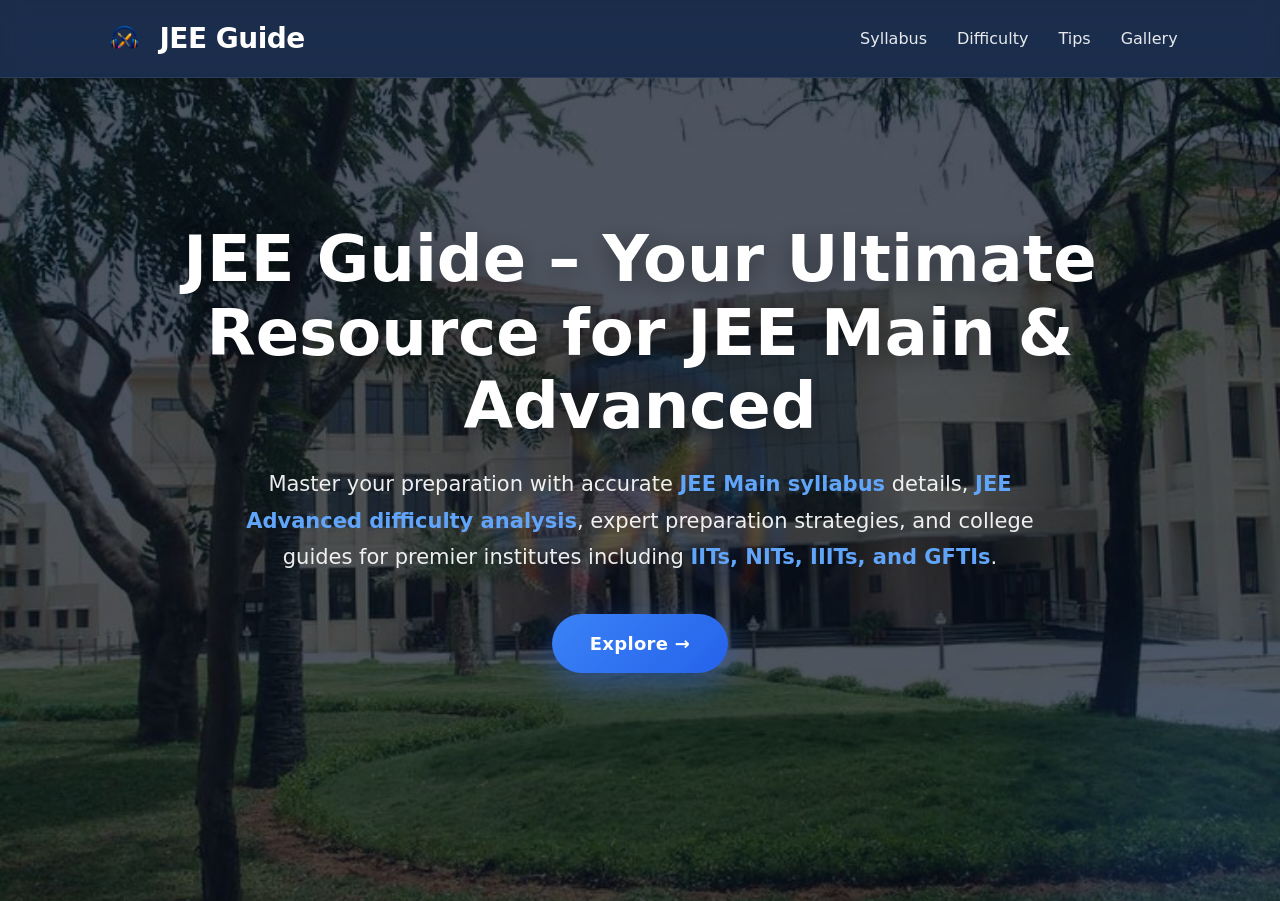
<file: index.html>
<!DOCTYPE html>
<html lang="en">

<head>
    <meta charset="UTF-8">
    <meta name="viewport" content="width=device-width, initial-scale=1.0">

    <!-- Primary SEO Metadata -->
    <title>JEE Guide – JEE Main & Advanced Syllabus, IITs, NITs & Preparation Tips</title>
    <meta name="description" content="Complete JEE Guide for aspirants: Explore official JEE Main & Advanced syllabus, exam difficulty levels, expert preparation tips, and cutoffs for IITs, NITs, IIITs, and GFTIs.">
    <meta name="keywords" content="JEE Main syllabus, JEE Advanced syllabus, what is JEE, IIT admissions, NIT cutoffs, JEE preparation tips, JEE difficulty level, IIITs, GFTIs">
    <meta name="author" content="JEE Guide">
    <meta name="robots" content="index, follow, max-image-preview:large, max-snippet:-1, max-video-preview:-1">
    
    <!-- Canonical URL -->
    <link rel="canonical" href="https://rajputaadarshsingh24-bot.github.io/JEE-guide/">

    <!-- Open Graph / Facebook -->
    <meta property="og:type" content="website">
    <meta property="og:url" content="https://rajputaadarshsingh24-bot.github.io/JEE-guide/">
    <meta property="og:title" content="JEE Guide – JEE Main & Advanced Syllabus, IITs, NITs & Preparation Tips">
    <meta property="og:description" content="Your ultimate portal for JEE Main & Advanced prep, complete syllabus breakdown, college selection guides for IITs, NITs, IIITs, GFTIs, and expert tips.">
    <meta property="og:image" content="https://rajputaadarshsingh24-bot.github.io/JEE-guide/images/logo.png">

    <!-- Twitter Cards -->
    <meta name="twitter:card" content="summary_large_image">
    <meta name="twitter:url" content="https://rajputaadarshsingh24-bot.github.io/JEE-guide/">
    <meta name="twitter:title" content="JEE Guide – JEE Main & Advanced Syllabus, IITs, NITs & Preparation">
    <meta name="twitter:description" content="Master your JEE Main & Advanced preparation. Get detailed syllabus, IIT/NIT info, difficulty insights, and proven study tips.">
    <meta name="twitter:image" content="https://rajputaadarshsingh24-bot.github.io/JEE-guide/images/logo.png">

    <!-- Favicon -->
    <link rel="icon" type="image/png" href="images/logo.png">

    <!-- Stylesheets -->
    <link rel="stylesheet" href="style.css">

    <!-- Structured Data: JSON-LD Schema -->
    <script type="application/ld+json">
    {
      "@context": "https://schema.org",
      "@graph": [
        {
          "@type": "WebSite",
          "@id": "https://rajputaadarshsingh24-bot.github.io/JEE-guide/#website",
          "url": "https://rajputaadarshsingh24-bot.github.io/JEE-guide/",
          "name": "JEE Guide",
          "description": "Comprehensive resources, syllabus, and college guides for JEE Main and JEE Advanced aspirants.",
          "inLanguage": "en-US"
        },
        {
          "@type": "EducationalOrganization",
          "@id": "https://rajputaadarshsingh24-bot.github.io/JEE-guide/#organization",
          "name": "JEE Guide",
          "url": "https://rajputaadarshsingh24-bot.github.io/JEE-guide/",
          "logo": "https://rajputaadarshsingh24-bot.github.io/JEE-guide/images/logo.png",
          "sameAs": []
        },
        {
          "@type": "SiteNavigationElement",
          "@id": "https://rajputaadarshsingh24-bot.github.io/JEE-guide/#navigation",
          "name": ["Syllabus", "Difficulty Level", "Preparation Tips", "Gallery"],
          "url": [
            "https://rajputaadarshsingh24-bot.github.io/JEE-guide/syllabus.html",
            "https://rajputaadarshsingh24-bot.github.io/JEE-guide/difficulty.html",
            "https://rajputaadarshsingh24-bot.github.io/JEE-guide/tips.html",
            "https://rajputaadarshsingh24-bot.github.io/JEE-guide/gallery.html"
          ]
        }
      ]
    }
    </script>
</head>

<body>

    <!-- Header Navigation -->
    <header class="site-header">
        <nav aria-label="Main Navigation">
            <a href="index.html" class="brand-logo" aria-label="JEE Guide Homepage">
                <img src="images/logo.png" alt="JEE Guide Logo - JEE Main and Advanced Exam Preparation" width="45" height="45" class="nav-logo">
                <span class="brand-name">JEE Guide</span>
            </a>

            <ul class="nav-links">
                <li><a href="syllabus.html" title="JEE Main and Advanced Chapterwise Syllabus">Syllabus</a></li>
                <li><a href="difficulty.html" title="JEE Exam Difficulty Analysis and Paper Pattern">Difficulty</a></li>
                <li><a href="tips.html" title="JEE Preparation Strategy and Study Tips">Tips</a></li>
                <li><a href="gallery.html" title="IITs, NITs, IIITs, and GFTIs Campus Gallery">Gallery</a></li>
            </ul>
        </nav>
    </header>

    <!-- Main Content -->
    <main>
        <section class="hero" aria-label="JEE Exam Overview Hero Section">
            <!-- Background Decorative Watermark Logo -->
            <img src="images/logo.png" alt="" class="floating-jee-logo" aria-hidden="true">

            <!-- Hero Content -->
            <div class="hero-content">
                <h1>JEE Guide – Your Ultimate Resource for JEE Main &amp; Advanced</h1>
                <p>
                    Master your preparation with accurate <strong>JEE Main syllabus</strong> details, <strong>JEE Advanced difficulty analysis</strong>, expert preparation strategies, and college guides for premier institutes including <strong>IITs, NITs, IIITs, and GFTIs</strong>.
                </p>

                <a href="explore.html" class="explore-btn" title="Explore JEE Syllabus, Tips, and College Info">
                    Explore &rarr;
                </a>
            </div>
        </section>

        <!-- Hidden Keyword-Rich Section for Semantic Search Engines -->
        <section class="seo-overview-content" style="display:none;">
            <h2>What is JEE (Joint Entrance Examination)?</h2>
            <p>The Joint Entrance Examination (JEE) is a national-level engineering entrance assessment in India comprising JEE Main and JEE Advanced for admissions into premier engineering colleges like IITs, NITs, IIITs, and GFTIs.</p>
            <h3>Key Features Covered in JEE Guide</h3>
            <ul>
                <li>Complete JEE Main and JEE Advanced syllabus for Physics, Chemistry, and Mathematics.</li>
                <li>Subject-wise difficulty analysis and chapter weightage insights.</li>
                <li>Top preparation strategies, revision tips, and time-management guides.</li>
                <li>Comprehensive directory of IITs, NITs, IIITs, and Centrally Funded Technical Institutes (GFTIs).</li>
            </ul>
        </section>
    </main>

    <!-- JavaScript -->
    <script src="script.js"></script>

</body>

</html>
</file>
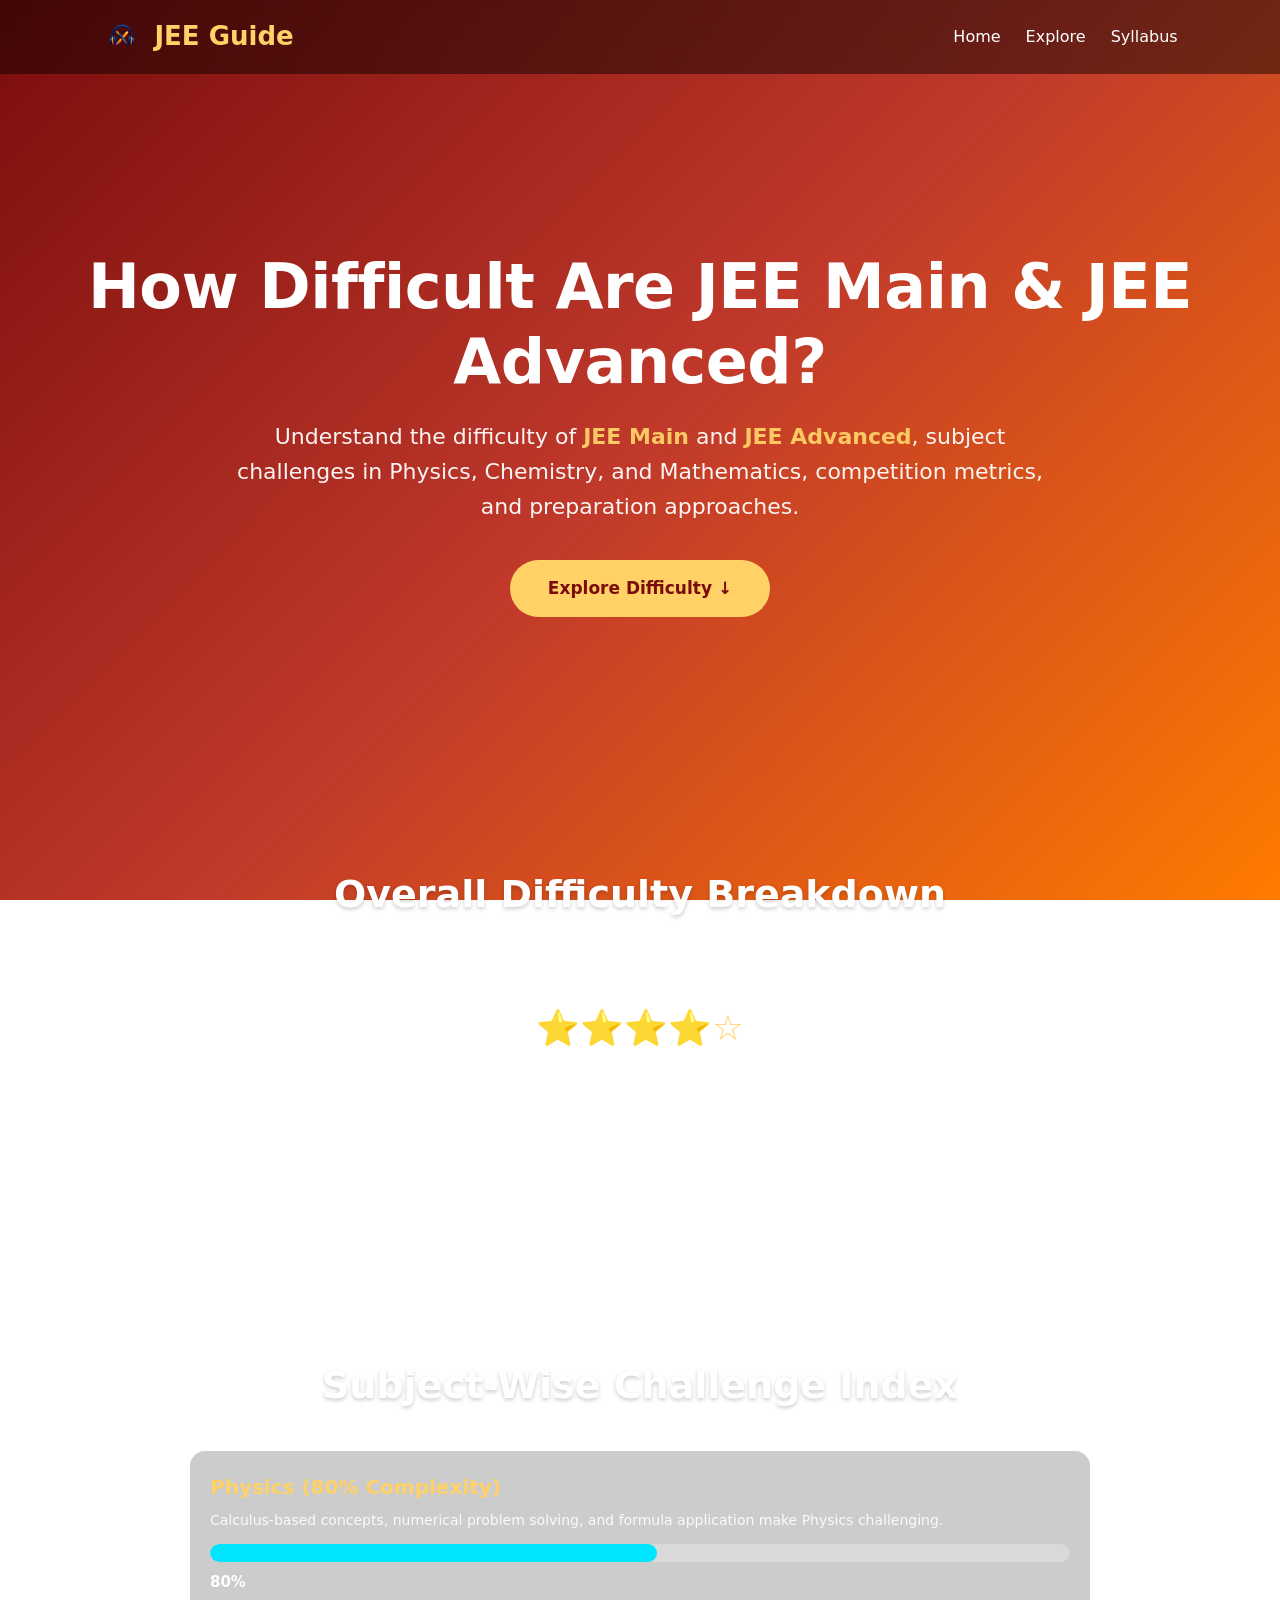
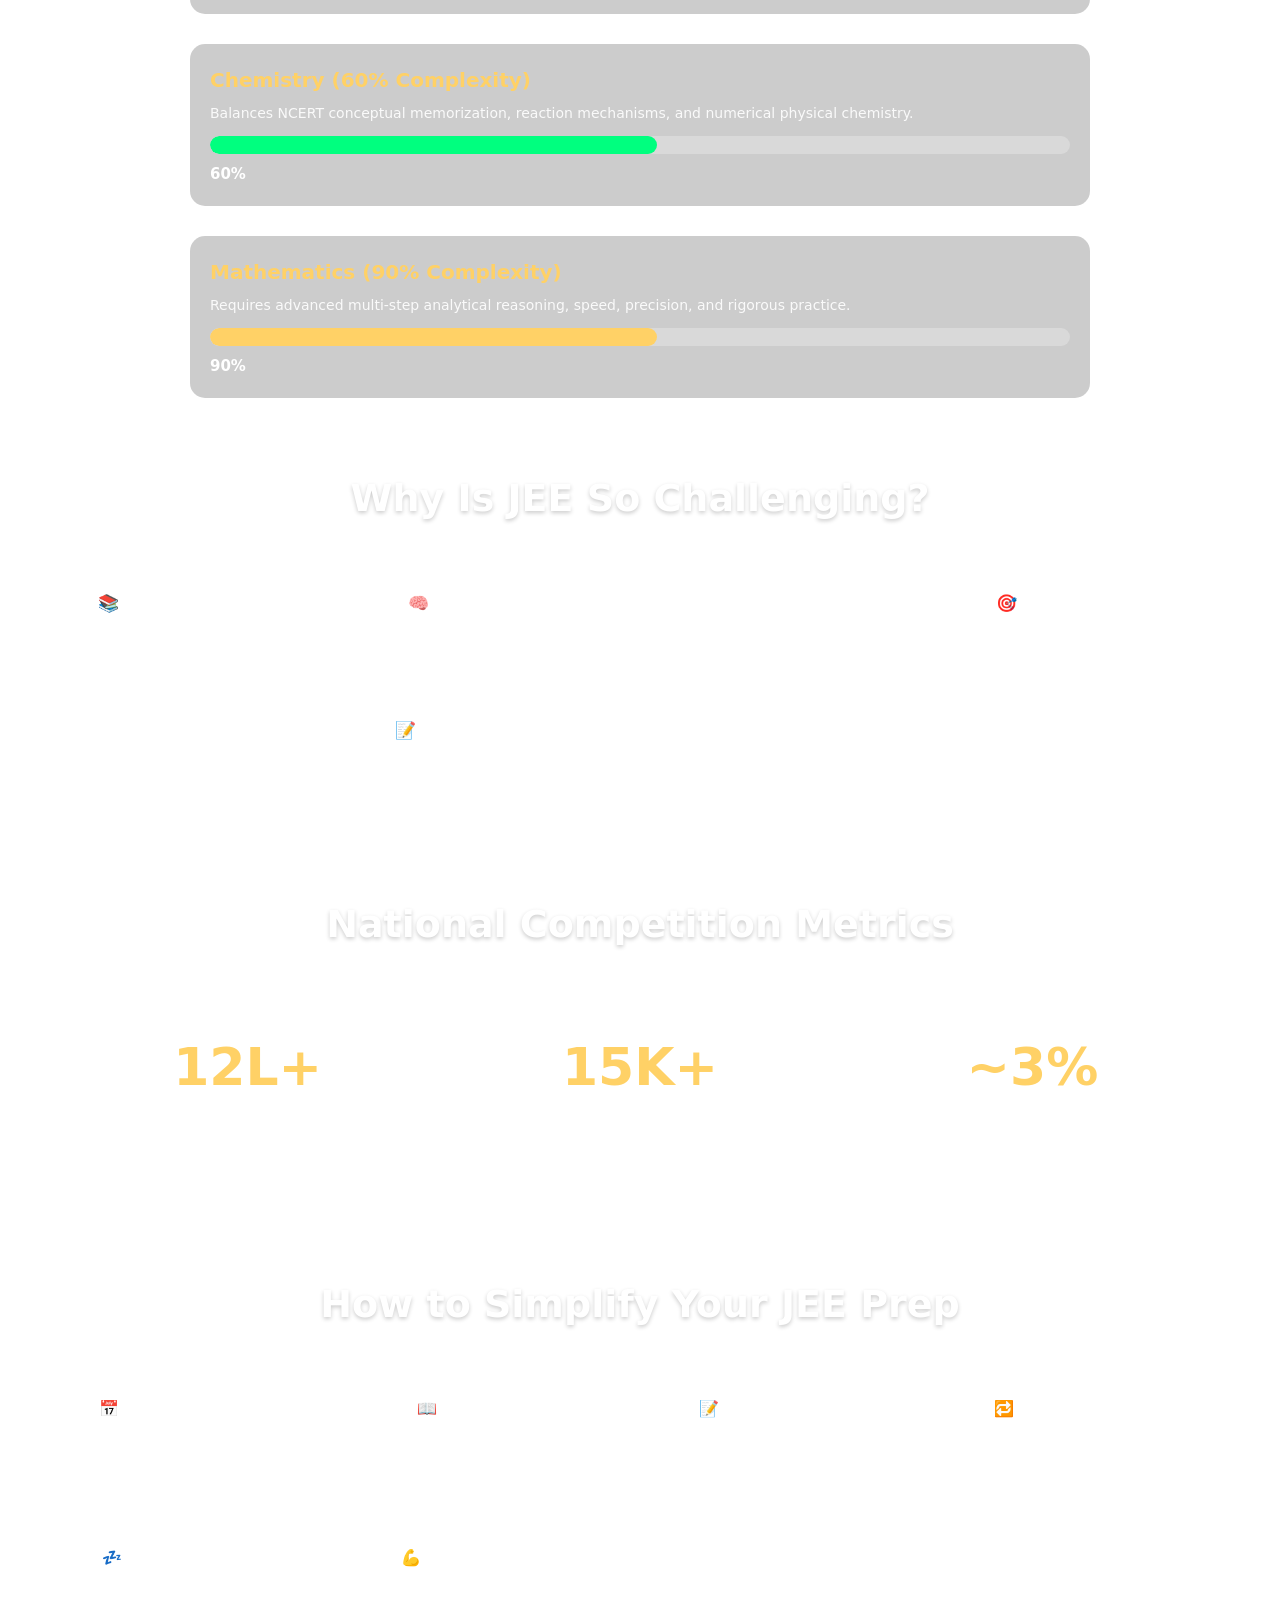
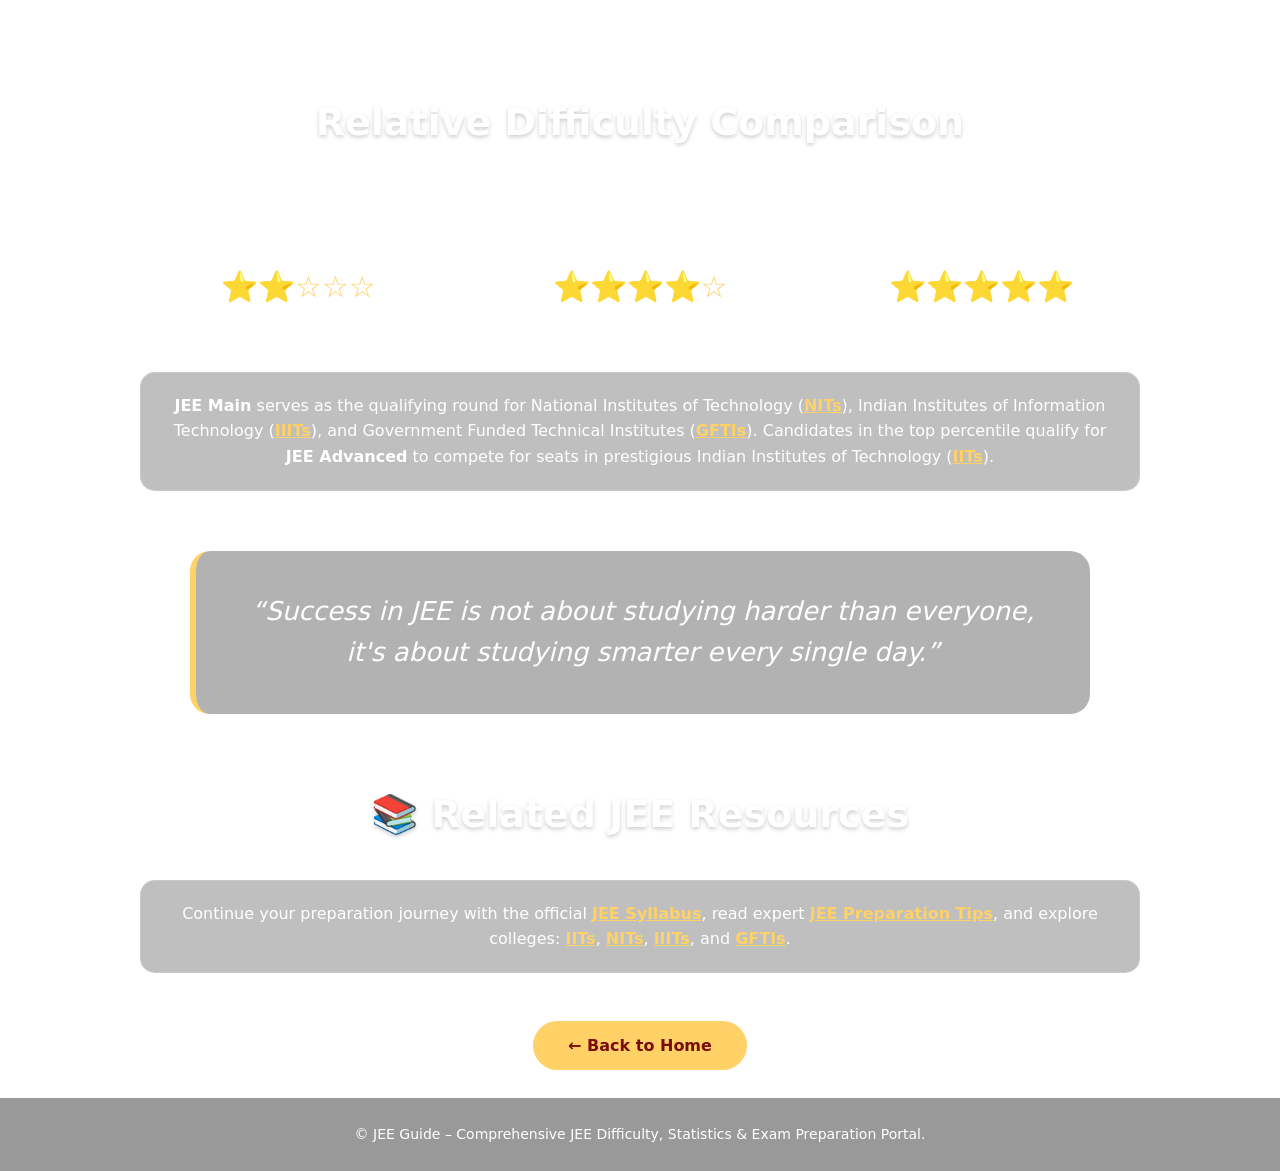
<file: difficulty.html>
<!DOCTYPE html>
<html lang="en">

<head>
    <meta charset="UTF-8">
    <meta name="viewport" content="width=device-width, initial-scale=1.0">

    <!-- Primary SEO Metadata -->
    <title>JEE Difficulty Level – How Hard are JEE Main & JEE Advanced?</title>
    <meta name="description" content="Detailed analysis of JEE Main and JEE Advanced difficulty: Subject-wise breakdown (Physics, Chemistry, Maths), candidate stats, acceptance rates, and preparation strategies.">
    <meta name="keywords" content="JEE Main difficulty level, how hard is JEE Advanced, Physics Chemistry Maths difficulty, JEE acceptance rate, JEE competition stats, how to make JEE easy">
    <meta name="author" content="JEE Guide">
    <meta name="robots" content="index, follow, max-image-preview:large, max-snippet:-1, max-video-preview:-1">

    <!-- Canonical URL -->
    <link rel="canonical" href="https://rajputaadarshsingh24-bot.github.io/JEE-guide/difficulty.html">

    <!-- Open Graph / Facebook -->
    <meta property="og:type" content="website">
    <meta property="og:url" content="https://rajputaadarshsingh24-bot.github.io/JEE-guide/difficulty.html">
    <meta property="og:title" content="JEE Difficulty Level – How Hard are JEE Main & JEE Advanced?">
    <meta property="og:description" content="Understand subject-wise difficulty ratings, competition statistics, and proven preparation tips for JEE Main and JEE Advanced.">
    <meta property="og:image" content="https://rajputaadarshsingh24-bot.github.io/JEE-guide/images/logo.png">

    <!-- Twitter Cards -->
    <meta name="twitter:card" content="summary_large_image">
    <meta name="twitter:url" content="https://rajputaadarshsingh24-bot.github.io/JEE-guide/difficulty.html">
    <meta name="twitter:title" content="JEE Difficulty Level – How Hard are JEE Main & JEE Advanced?">
    <meta name="twitter:description" content="Subject-wise difficulty analysis, competition stats, and smart preparation strategy for JEE Main and Advanced.">
    <meta name="twitter:image" content="https://rajputaadarshsingh24-bot.github.io/JEE-guide/images/logo.png">

    <!-- Favicon -->
    <link rel="icon" type="image/png" href="images/logo.png">

    <!-- Stylesheet -->
    <link rel="stylesheet" href="difficulty.css">

    <!-- Structured Data: JSON-LD Schema -->
    <script type="application/ld+json">
    {
      "@context": "https://schema.org",
      "@graph": [
        {
          "@type": "Article",
          "@id": "https://rajputaadarshsingh24-bot.github.io/JEE-guide/difficulty.html#article",
          "headline": "How Difficult Are JEE Main & JEE Advanced?",
          "description": "Comprehensive analysis of subject-wise difficulty, competitive ratios, and strategies to crack JEE Main and Advanced.",
          "author": {
            "@type": "Organization",
            "name": "JEE Guide"
          },
          "publisher": {
            "@type": "Organization",
            "name": "JEE Guide",
            "logo": {
              "@type": "ImageObject",
              "url": "https://rajputaadarshsingh24-bot.github.io/JEE-guide/images/logo.png"
            }
          }
        },
        {
          "@type": "BreadcrumbList",
          "itemListElement": [
            {
              "@type": "ListItem",
              "position": 1,
              "name": "Home",
              "item": "https://rajputaadarshsingh24-bot.github.io/JEE-guide/index.html"
            },
            {
              "@type": "ListItem",
              "position": 2,
              "name": "Explore",
              "item": "https://rajputaadarshsingh24-bot.github.io/JEE-guide/explore.html"
            },
            {
              "@type": "ListItem",
              "position": 3,
              "name": "Difficulty Analysis",
              "item": "https://rajputaadarshsingh24-bot.github.io/JEE-guide/difficulty.html"
            }
          ]
        }
      ]
    }
    </script>
</head>

<body>

    <!-- ================= NAVBAR ================= -->
    <header>
        <nav aria-label="Main Navigation">
            <a href="index.html" class="brand-logo" aria-label="JEE Guide Homepage">
                <img src="images/logo.png" alt="JEE Guide Logo" width="40" height="40" class="nav-logo">
                <span class="brand-name">JEE Guide</span>
            </a>

            <ul class="nav-links">
                <li><a href="index.html" title="JEE Guide Home">Home</a></li>
                <li><a href="explore.html" title="Explore JEE Resources">Explore</a></li>
                <li><a href="syllabus.html" title="JEE Syllabus Details">Syllabus</a></li>
            </ul>
        </nav>
    </header>

    <main>
        <!-- ================= HERO ================= -->
        <section class="hero" aria-label="JEE Difficulty Overview Banner">
            <h1>How Difficult Are JEE Main &amp; JEE Advanced?</h1>
            <p>
                Understand the difficulty of <strong>JEE Main</strong> and <strong>JEE Advanced</strong>, subject challenges in Physics, Chemistry, and Mathematics, competition metrics, and preparation approaches.
            </p>
            <a href="#overall" class="hero-btn" title="Scroll to Overall Difficulty Rating">
                Explore Difficulty &darr;
            </a>
        </section>

        <!-- ================= OVERALL DIFFICULTY ================= -->
        <section id="overall" aria-label="Overall Difficulty Rating">
            <h2 class="section-title">Overall Difficulty Breakdown</h2>

            <div class="overall-card">
                <div class="stars" aria-label="Rating 4 out of 5 stars">
                    ⭐⭐⭐⭐☆
                </div>
                <h1>Moderate to High Difficulty</h1>
                <p>
                    JEE Main is widely recognized as one of India's most competitive engineering entrance exams, while JEE Advanced tests deep conceptual mastery and analytical thinking. Consistent revision, concept clarity, and disciplined problem solving are vital.
                </p>
            </div>
        </section>

        <!-- ================= SUBJECT DIFFICULTY ================= -->
        <section aria-label="Subject-Wise Difficulty Progress">
            <h2 class="section-title">Subject-Wise Challenge Index</h2>

            <div class="bars">
                <div class="bar-box">
                    <h3>Physics (80% Complexity)</h3>
                    <p>Calculus-based concepts, numerical problem solving, and formula application make Physics challenging.</p>
                    <div class="bar" role="progressbar" aria-valuenow="80" aria-valuemin="0" aria-valuemax="100">
                        <div class="fill physics"></div>
                    </div>
                    <span>80%</span>
                </div>

                <div class="bar-box">
                    <h3>Chemistry (60% Complexity)</h3>
                    <p>Balances NCERT conceptual memorization, reaction mechanisms, and numerical physical chemistry.</p>
                    <div class="bar" role="progressbar" aria-valuenow="60" aria-valuemin="0" aria-valuemax="100">
                        <div class="fill chemistry"></div>
                    </div>
                    <span>60%</span>
                </div>

                <div class="bar-box">
                    <h3>Mathematics (90% Complexity)</h3>
                    <p>Requires advanced multi-step analytical reasoning, speed, precision, and rigorous practice.</p>
                    <div class="bar" role="progressbar" aria-valuenow="90" aria-valuemin="0" aria-valuemax="100">
                        <div class="fill maths"></div>
                    </div>
                    <span>90%</span>
                </div>
            </div>
        </section>

        <!-- ================= WHY DIFFICULT ================= -->
        <section aria-label="Core Reasons for JEE Difficulty">
            <h2 class="section-title">Why Is JEE So Challenging?</h2>

            <div class="reasons">
                <div class="reason">📚 Vast Class 11 &amp; 12 Syllabus</div>
                <div class="reason">🧠 Concept-Based Multi-Step Questions</div>
                <div class="reason">⏱ Strict Exam Time Constraints</div>
                <div class="reason">🎯 High Pan-India Aspirant Competition</div>
                <div class="reason">✔ Negative Marking &amp; Precision Requirements</div>
                <div class="reason">📝 Unpredictable JEE Advanced Patterns</div>
            </div>
        </section>

        <!-- ================= COMPETITION ================= -->
        <section aria-label="JEE Competition Statistics">
            <h2 class="section-title">National Competition Metrics</h2>

            <div class="stats">
                <div class="stat">
                    <h1 id="students">15L+</h1>
                    <p>Annual Applicants in JEE Main</p>
                </div>

                <div class="stat">
                    <h1 id="seats">43K+</h1>
                    <p>Total Seats Across IITs, NITs &amp; IIITs</p>
                </div>

                <div class="stat">
                    <h1>~3%</h1>
                    <p>Top Government College Acceptance Rate</p>
                </div>
            </div>
        </section>

        <!-- ================= HOW TO MAKE IT EASY ================= -->
        <section aria-label="Preparation Tips to Simplify JEE">
            <h2 class="section-title">How to Simplify Your JEE Prep</h2>

            <div class="tips">
                <div class="tip">📅 Follow a Structured Study Schedule</div>
                <div class="tip">📖 Master NCERT Textbooks First</div>
                <div class="tip">📝 Practice Regular Timed Mock Tests</div>
                <div class="tip">🔁 Conduct Weekly Formula &amp; Concept Revisions</div>
                <div class="tip">💤 Maintain 7-8 Hours of Sleep Daily</div>
                <div class="tip">💪 Build Consistency over Short Bursts</div>
            </div>
        </section>

        <!-- ================= COMPARISON ================= -->
        <section aria-label="Difficulty Level Comparison">
            <h2 class="section-title">Relative Difficulty Comparison</h2>

            <div class="comparison">
                <div class="compare">
                    <h3>Board Examinations</h3>
                    <p aria-label="Rating 2 out of 5 stars">⭐⭐☆☆☆</p>
                </div>

                <div class="compare">
                    <h3>JEE Main</h3>
                    <p aria-label="Rating 4 out of 5 stars">⭐⭐⭐⭐☆</p>
                </div>

                <div class="compare">
                    <h3>JEE Advanced</h3>
                    <p aria-label="Rating 5 out of 5 stars">⭐⭐⭐⭐⭐</p>
                </div>
            </div>

            <p class="info-bar">
                <strong>JEE Main</strong> serves as the qualifying round for National Institutes of Technology (<a href="nits.html">NITs</a>), Indian Institutes of Information Technology (<a href="iiits.html">IIITs</a>), and Government Funded Technical Institutes (<a href="gftis.html">GFTIs</a>). Candidates in the top percentile qualify for <strong>JEE Advanced</strong> to compete for seats in prestigious Indian Institutes of Technology (<a href="iits.html">IITs</a>).
            </p>
        </section>

        <!-- ================= QUOTE ================= -->
        <section aria-label="Motivational Quote">
            <div class="quote">
                <h2>
                    &ldquo;Success in JEE is not about studying harder than everyone, it's about studying smarter every single day.&rdquo;
                </h2>
            </div>
        </section>

        <!-- ================= RELATED RESOURCES ================= -->
        <section aria-label="Related Preparation Resources">
            <h2 class="section-title">📚 Related JEE Resources</h2>

            <p class="info-bar">
                Continue your preparation journey with the official 
                <a href="syllabus.html">JEE Syllabus</a>, 
                read expert <a href="tips.html">JEE Preparation Tips</a>, 
                and explore colleges: 
                <a href="iits.html">IITs</a>, 
                <a href="nits.html">NITs</a>, 
                <a href="iiits.html">IIITs</a>, and 
                <a href="gftis.html">GFTIs</a>.
            </p>
        </section>

        <!-- ================= BACK BUTTON ================= -->
        <div class="back">
            <a href="index.html" title="Return to Homepage">
                &larr; Back to Home
            </a>
        </div>
    </main>

    <!-- ================= FOOTER ================= -->
    <footer>
        <p>&copy; JEE Guide – Comprehensive JEE Difficulty, Statistics &amp; Exam Preparation Portal.</p>
    </footer>

    <!-- External JavaScript File Reference -->
    <script src="difficulty.js"></script>

</body>

</html>
</file>
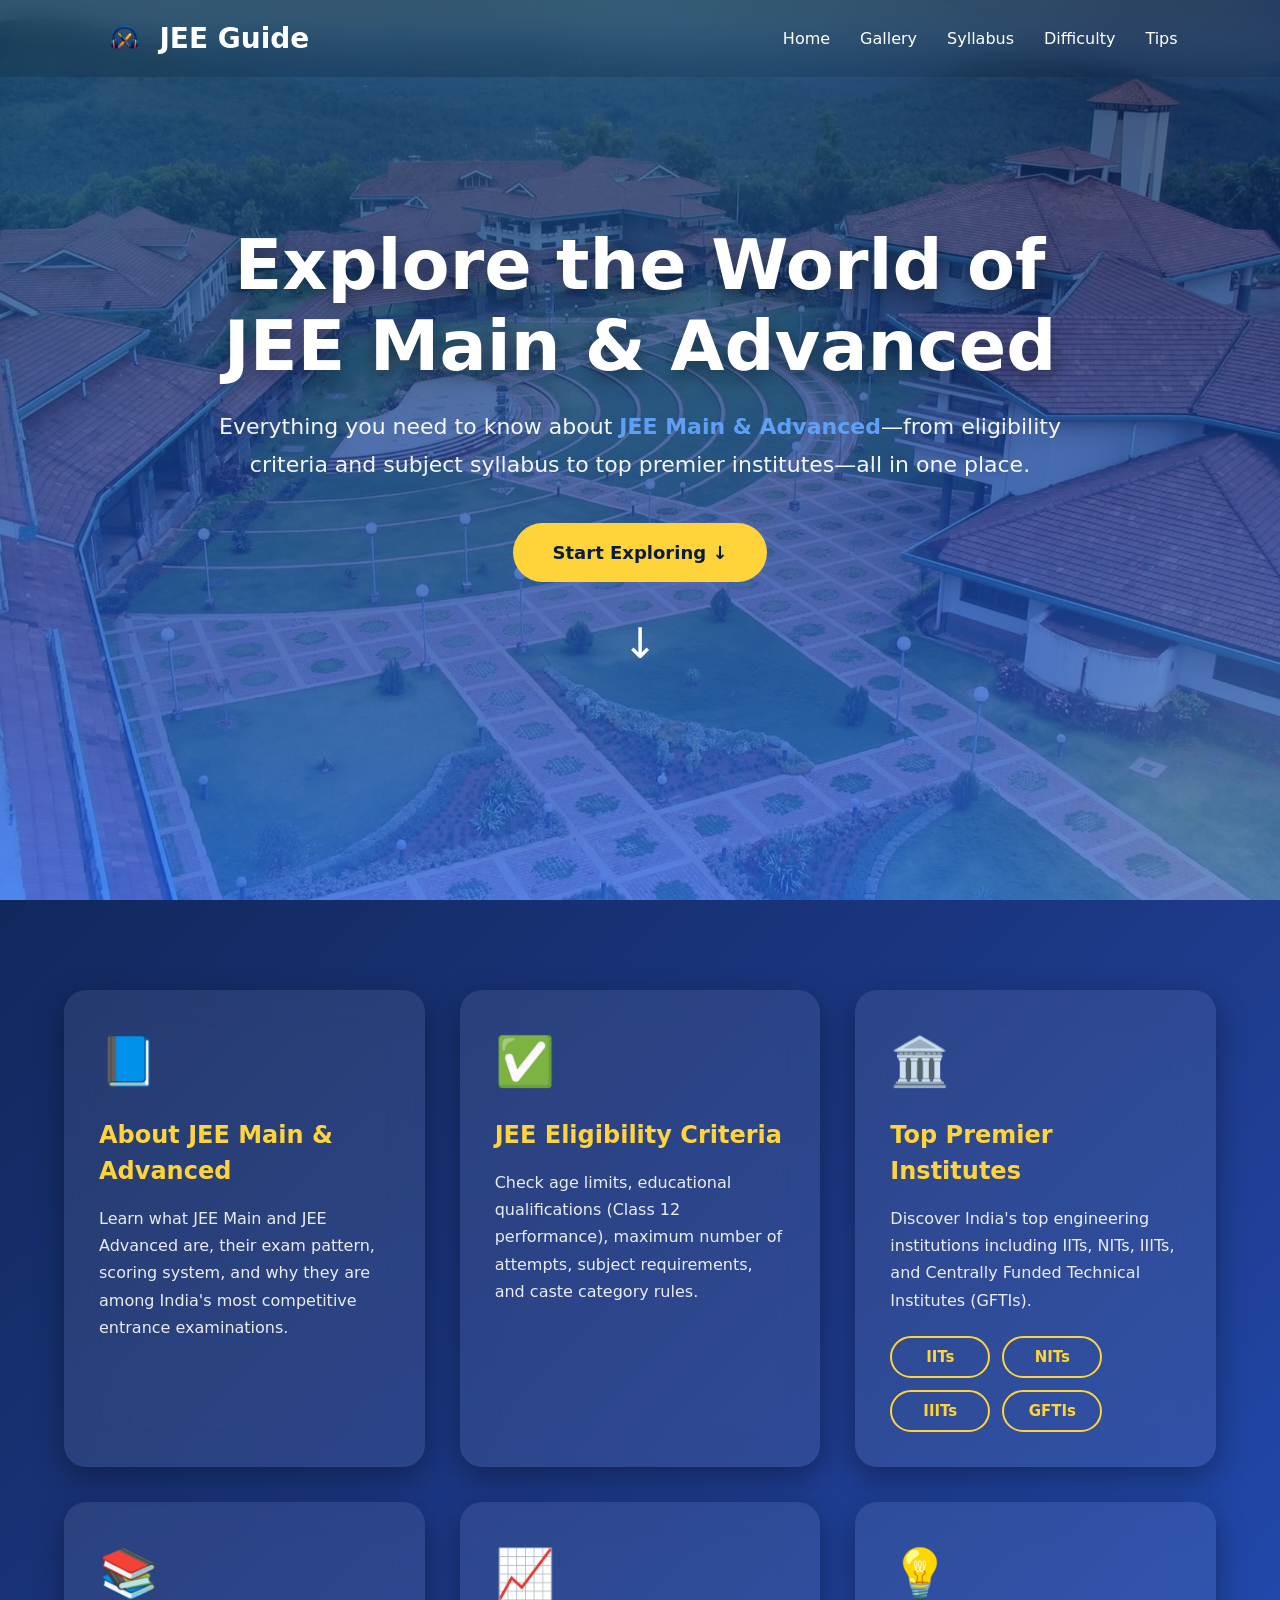
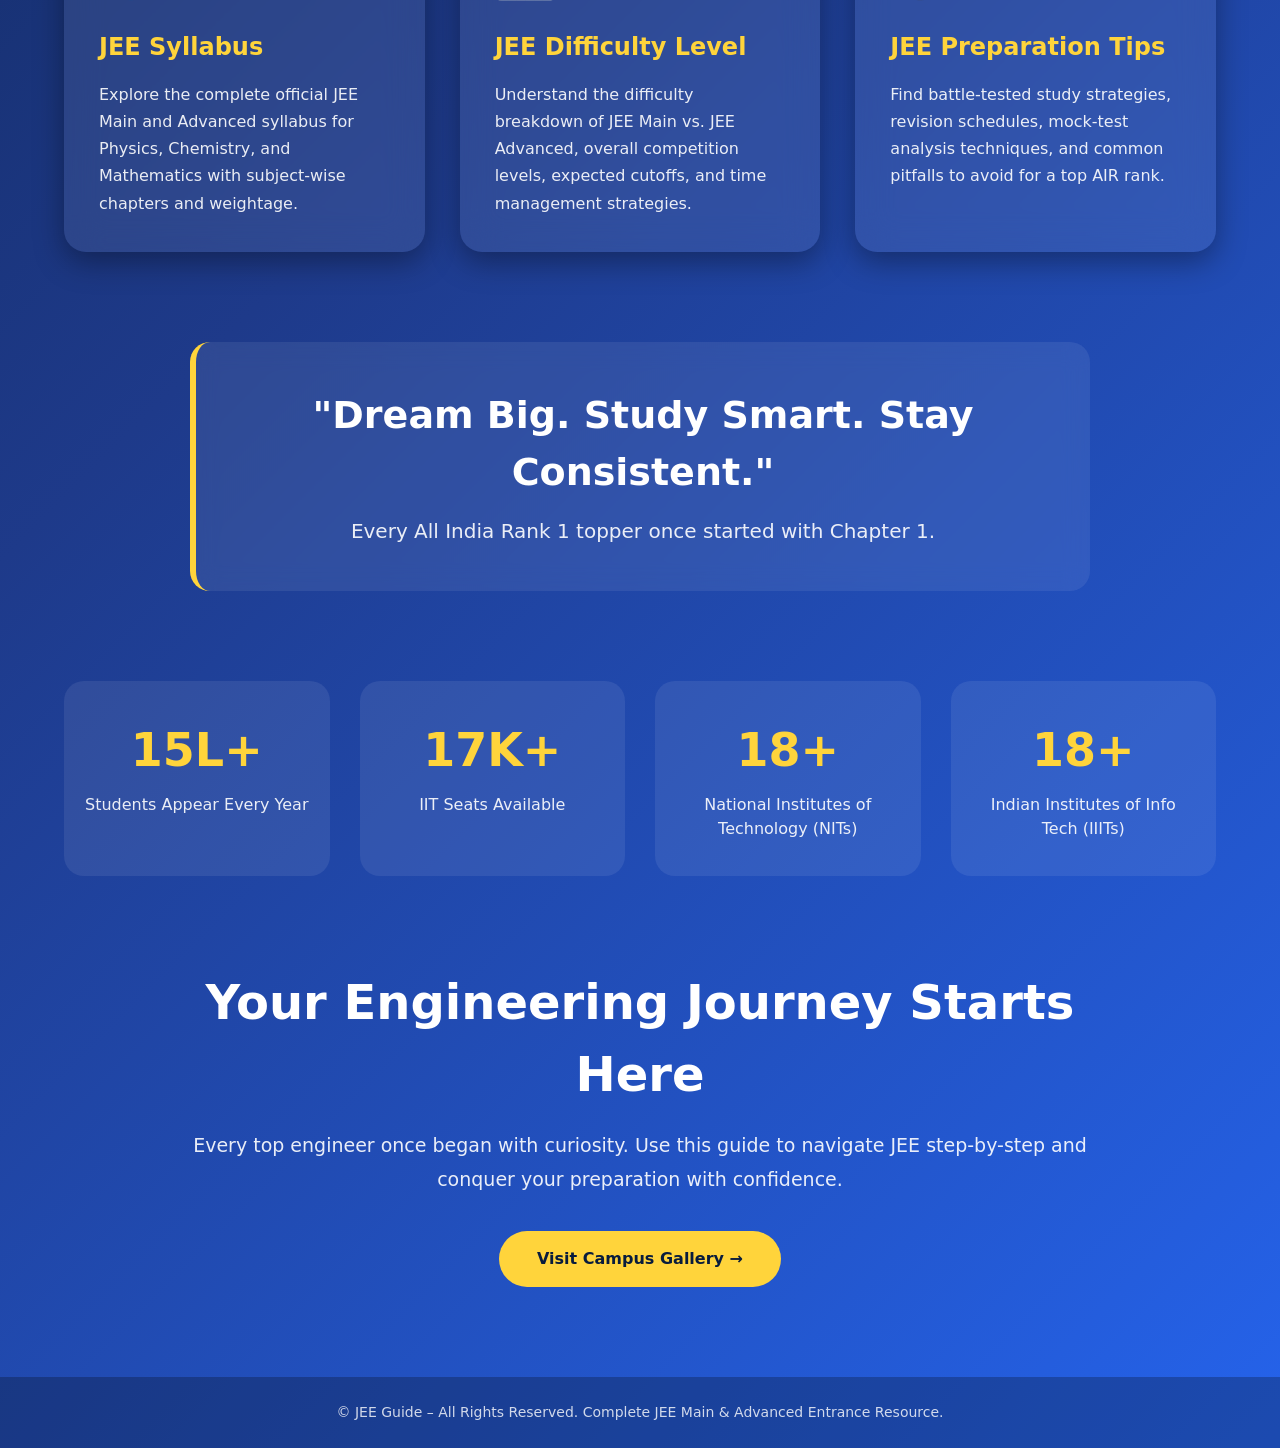
<file: explore.html>
<!DOCTYPE html>
<html lang="en">

<head>
    <meta charset="UTF-8">
    <meta name="viewport" content="width=device-width, initial-scale=1.0">

    <!-- Primary SEO Metadata -->
    <title>Explore JEE Main & Advanced – Eligibility, IITs, Syllabus & Guide</title>
    <meta name="description" content="Comprehensive JEE Main & Advanced Guide: Learn eligibility requirements, exam pattern, subject-wise syllabus, difficulty levels, and top IITs, NITs, IIITs, & GFTIs.">
    <meta name="keywords" content="what is jee, jee main syllabus, jee main eligibility, iits, nits, iiits, gftis, jee difficulty level, jee preparation tips">
    <meta name="author" content="JEE Guide">
    <meta name="robots" content="index, follow, max-image-preview:large, max-snippet:-1, max-video-preview:-1">

    <!-- Canonical URL -->
    <link rel="canonical" href="https://rajputaadarshsingh24-bot.github.io/JEE-guide/explore.html">

    <!-- Open Graph / Facebook -->
    <meta property="og:type" content="website">
    <meta property="og:url" content="https://rajputaadarshsingh24-bot.github.io/JEE-guide/explore.html">
    <meta property="og:title" content="Explore JEE Main & Advanced – Eligibility, IITs, Syllabus & Preparation">
    <meta property="og:description" content="All-in-one resource for JEE aspirants. Explore eligibility criteria, top engineering colleges (IITs/NITs), complete syllabus, and study tips.">
    <meta property="og:image" content="https://rajputaadarshsingh24-bot.github.io/JEE-guide/images/logo.png">

    <!-- Twitter Cards -->
    <meta name="twitter:card" content="summary_large_image">
    <meta name="twitter:url" content="https://rajputaadarshsingh24-bot.github.io/JEE-guide/explore.html">
    <meta name="twitter:title" content="Explore JEE Main & Advanced – Eligibility, IITs, Syllabus & Preparation">
    <meta name="twitter:description" content="Discover everything about JEE Main & Advanced exams, eligibility criteria, top colleges, syllabus, and preparation strategies.">
    <meta name="twitter:image" content="https://rajputaadarshsingh24-bot.github.io/JEE-guide/images/logo.png">

    <!-- Favicon -->
    <link rel="icon" type="image/png" href="images/logo.png">

    <!-- Stylesheet -->
    <link rel="stylesheet" href="explore.css">

    <!-- Structured Data: JSON-LD Schema -->
    <script type="application/ld+json">
    {
      "@context": "https://schema.org",
      "@graph": [
        {
          "@type": "WebPage",
          "@id": "https://rajputaadarshsingh24-bot.github.io/JEE-guide/explore.html#webpage",
          "url": "https://rajputaadarshsingh24-bot.github.io/JEE-guide/explore.html",
          "name": "Explore JEE Main & Advanced Exam Guide",
          "description": "Comprehensive guide on JEE Main, JEE Advanced, eligibility, IITs, NITs, IIITs, GFTIs, and study plans.",
          "isPartOf": {
            "@type": "WebSite",
            "@id": "https://rajputaadarshsingh24-bot.github.io/JEE-guide/#website",
            "url": "https://rajputaadarshsingh24-bot.github.io/JEE-guide/",
            "name": "JEE Guide"
          }
        },
        {
          "@type": "FAQPage",
          "mainEntity": [
            {
              "@type": "Question",
              "name": "What is JEE Main and JEE Advanced?",
              "acceptedAnswer": {
                "@type": "Answer",
                "text": "JEE Main is a national entrance exam for admission into NITs, IIITs, and GFTIs. Top rankers in JEE Main qualify for JEE Advanced for entry into the premier Indian Institutes of Technology (IITs)."
              }
            },
            {
              "@type": "Question",
              "name": "What are the eligibility criteria for JEE Main?",
              "acceptedAnswer": {
                "@type": "Answer",
                "text": "Candidates must have passed or be appearing in Class 12 with Physics, Chemistry, and Mathematics. There is no age limit for JEE Main."
              }
            }
          ]
        }
      ]
    }
    </script>
</head>

<body>

    <!-- ================= NAVBAR ================= -->
    <header>
        <nav aria-label="Main Navigation">
            <a href="index.html" class="brand-logo" aria-label="JEE Guide Homepage">
                <img src="images/logo.png" alt="JEE Guide Logo" width="45" height="45" class="nav-logo">
                <span class="brand-name">JEE Guide</span>
            </a>

            <ul class="nav-links">
                <li><a href="index.html" title="JEE Guide Home">Home</a></li>
                <li><a href="gallery.html" title="IITs and NITs Campus Gallery">Gallery</a></li>
                <li><a href="syllabus.html" title="JEE Main and Advanced Complete Syllabus">Syllabus</a></li>
                <li><a href="difficulty.html" title="JEE Exam Difficulty & Analysis">Difficulty</a></li>
                <li><a href="tips.html" title="JEE Preparation & Study Tips">Tips</a></li>
            </ul>
        </nav>
    </header>

    <main>
        <!-- ================= HERO ================= -->
        <section class="hero" aria-label="Explore JEE Overview Header">
            <div class="hero-overlay"></div>

            <div class="hero-content">
                <h1>Explore the World of JEE Main &amp; Advanced</h1>
                <p>
                    Everything you need to know about <strong>JEE Main &amp; Advanced</strong>—from eligibility criteria and subject syllabus to top premier institutes—all in one place.
                </p>

                <a href="#cards" class="explore-btn" title="Explore JEE Resources">
                    Start Exploring &darr;
                </a>

                <div class="scroll-down" aria-hidden="true">&darr;</div>
            </div>
        </section>

        <!-- ================= CARDS CONTAINER ================= -->
        <section id="cards" class="container" aria-label="JEE Core Topics">
            
            <article class="card">
                <div class="icon" aria-hidden="true">📘</div>
                <h2>About JEE Main &amp; Advanced</h2>
                <p>
                    Learn what JEE Main and JEE Advanced are, their exam pattern, scoring system, and why they are among India's most competitive entrance examinations.
                </p>
            </article>

            <article class="card">
                <div class="icon" aria-hidden="true">✅</div>
                <h2>JEE Eligibility Criteria</h2>
                <p>
                    Check age limits, educational qualifications (Class 12 performance), maximum number of attempts, subject requirements, and caste category rules.
                </p>
            </article>

            <article class="card">
                <div class="icon" aria-hidden="true">🏛️</div>
                <h2>Top Premier Institutes</h2>
                <p>
                    Discover India's top engineering institutions including IITs, NITs, IIITs, and Centrally Funded Technical Institutes (GFTIs).
                </p>
                <div class="institute-links">
                    <a href="iits.html" title="List of Indian Institutes of Technology (IITs)">IITs</a>
                    <a href="nits.html" title="List of National Institutes of Technology (NITs)">NITs</a>
                    <a href="iiits.html" title="Indian Institutes of Information Technology">IIITs</a>
                    <a href="gftis.html" title="Government Funded Technical Institutes">GFTIs</a>
                </div>
            </article>

            <article class="card">
                <div class="icon" aria-hidden="true">📚</div>
                <h2>
                    <a href="syllabus.html" title="Detailed JEE Physics, Chemistry, Math Syllabus">JEE Syllabus</a>
                </h2>
                <p>
                    Explore the complete official JEE Main and Advanced syllabus for Physics, Chemistry, and Mathematics with subject-wise chapters and weightage.
                </p>
            </article>

            <article class="card">
                <div class="icon" aria-hidden="true">📈</div>
                <h2>
                    <a href="difficulty.html" title="JEE Difficulty Analysis and Paper Breakdown">JEE Difficulty Level</a>
                </h2>
                <p>
                    Understand the difficulty breakdown of JEE Main vs. JEE Advanced, overall competition levels, expected cutoffs, and time management strategies.
                </p>
            </article>

            <article class="card">
                <div class="icon" aria-hidden="true">💡</div>
                <h2>
                    <a href="tips.html" title="JEE Preparation Tips and Topper Strategies">JEE Preparation Tips</a>
                </h2>
                <p>
                    Find battle-tested study strategies, revision schedules, mock-test analysis techniques, and common pitfalls to avoid for a top AIR rank.
                </p>
            </article>

        </section>

        <!-- ================= MOTIVATION ================= -->
        <section class="quote-section" aria-label="Motivational Quote">
            <h2>"Dream Big. Study Smart. Stay Consistent."</h2>
            <p>Every All India Rank 1 topper once started with Chapter 1.</p>
        </section>

        <!-- ================= STATS ================= -->
        <section class="stats" aria-label="JEE Examination Statistics">
            <div class="stat">
                <h2>15L+</h2>
                <p>Students Appear Every Year</p>
            </div>

            <div class="stat">
                <h2>17K+</h2>
                <p>IIT Seats Available</p>
            </div>

            <div class="stat">
                <h2>31+</h2>
                <p>National Institutes of Technology (NITs)</p>
            </div>

            <div class="stat">
                <h2>26+</h2>
                <p>Indian Institutes of Info Tech (IIITs)</p>
            </div>
        </section>

        <!-- ================= JOURNEY ================= -->
        <section class="journey" aria-label="Next Steps">
            <h2>Your Engineering Journey Starts Here</h2>
            <p>
                Every top engineer once began with curiosity. Use this guide to navigate JEE step-by-step and conquer your preparation with confidence.
            </p>
            <a href="gallery.html" class="journey-btn" title="Explore Top Colleges Gallery">
                Visit Campus Gallery &rarr;
            </a>
        </section>
    </main>

    <!-- ================= FOOTER ================= -->
    <footer>
        <p>&copy; JEE Guide – All Rights Reserved. Complete JEE Main &amp; Advanced Entrance Resource.</p>
    </footer>

    <!-- JavaScript -->
    <script src="explore.js"></script>

</body>

</html>
</file>
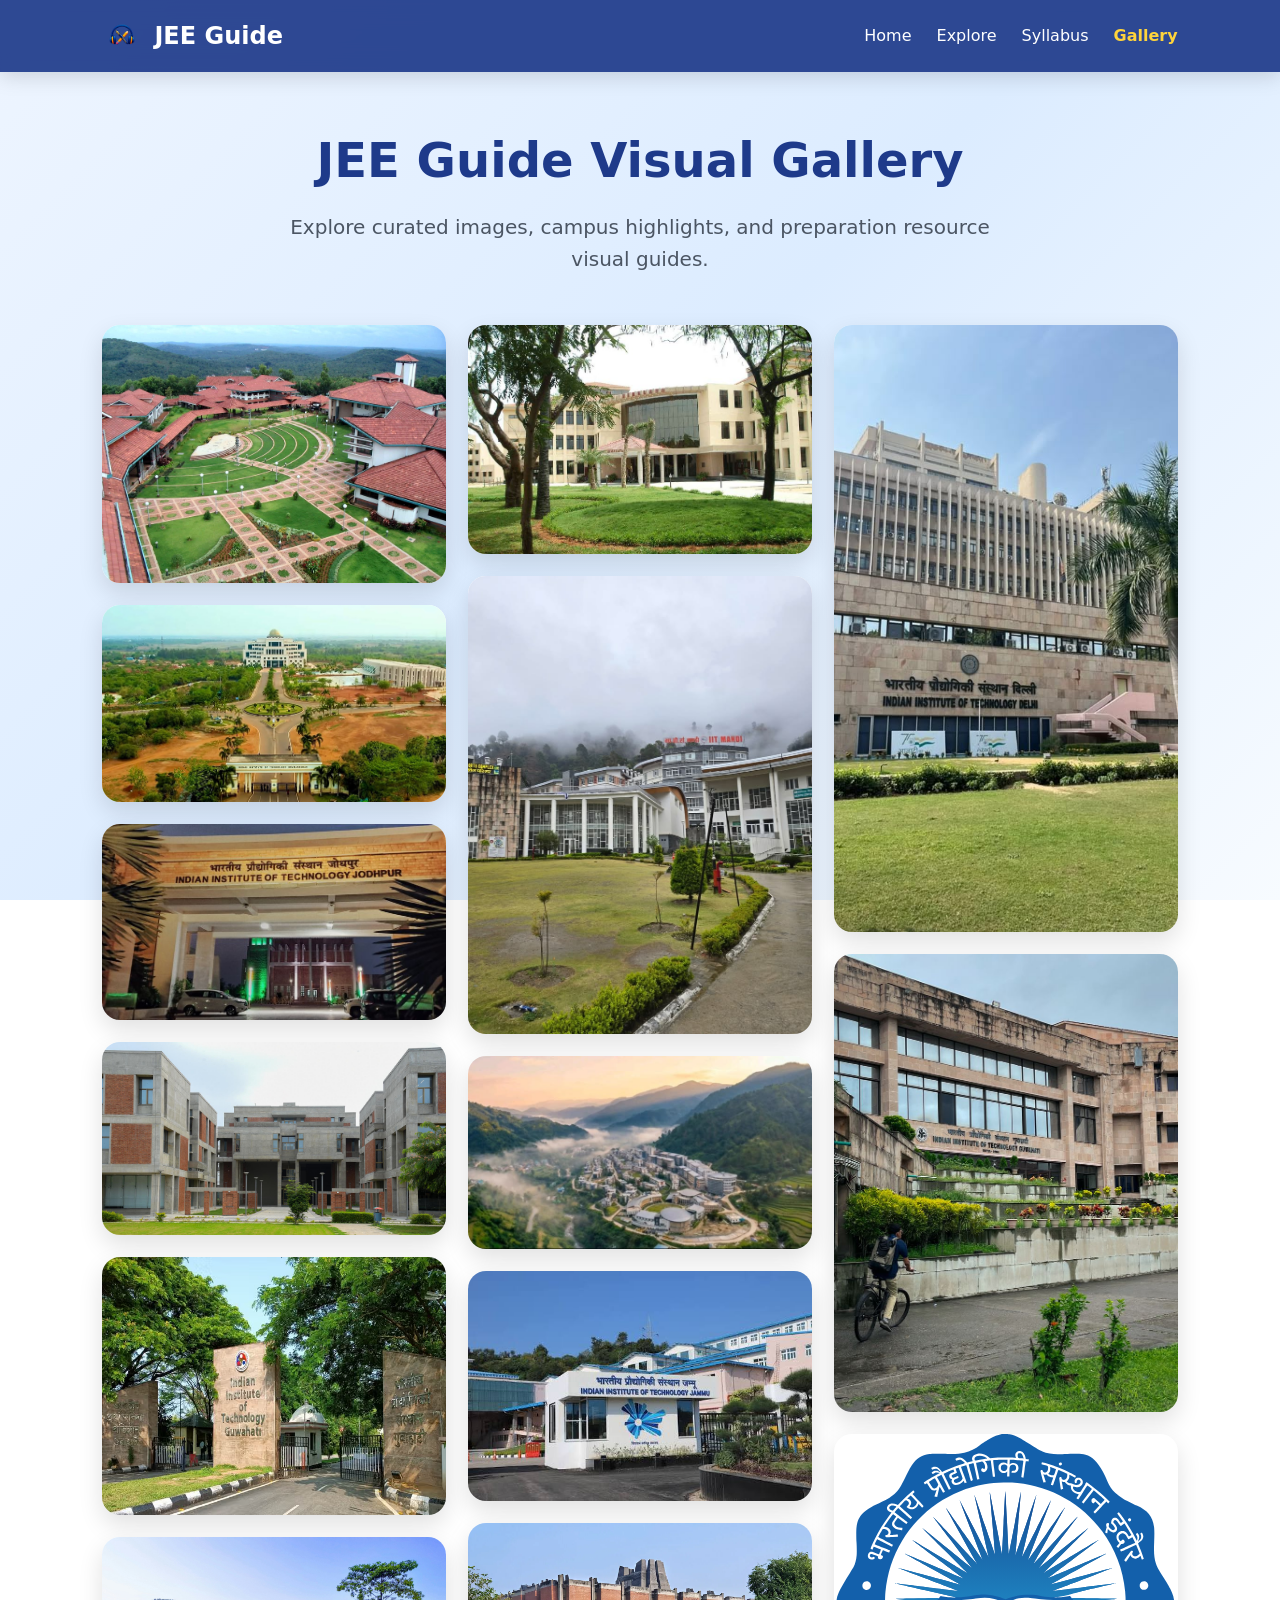
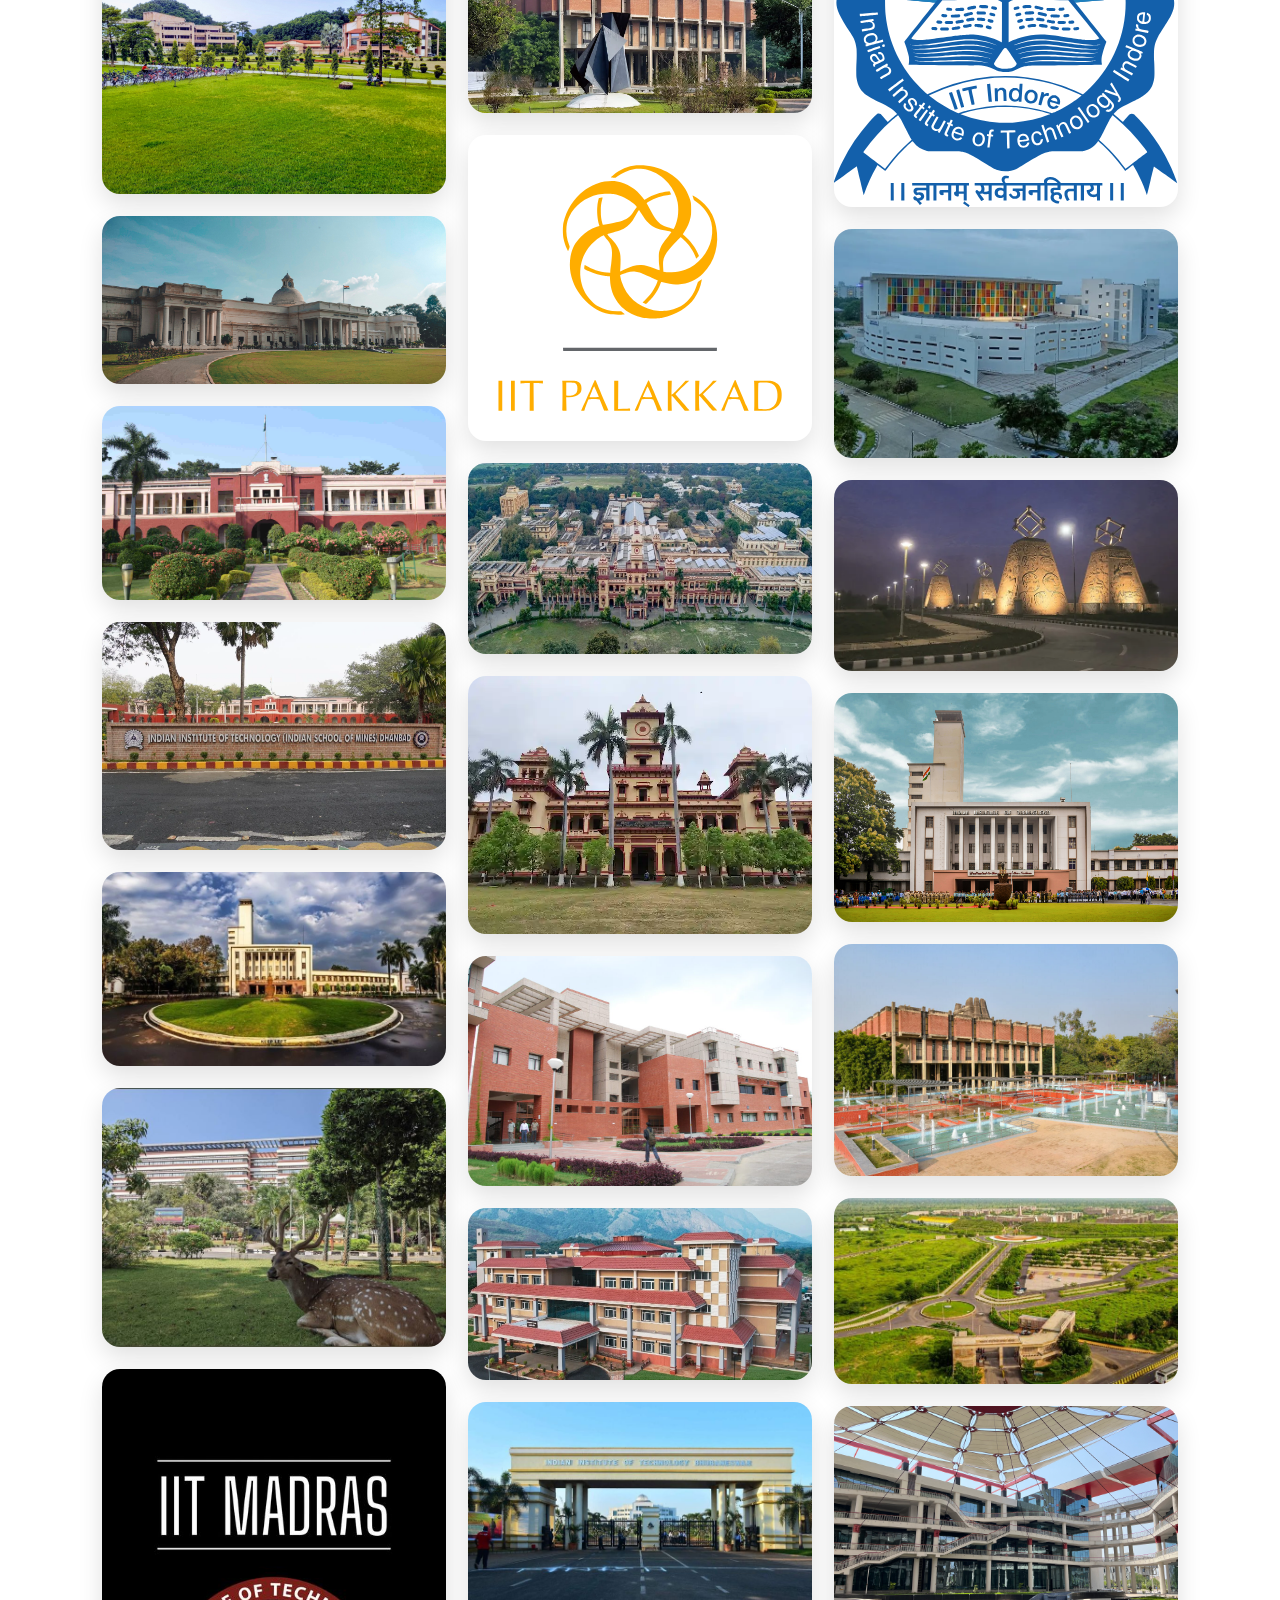
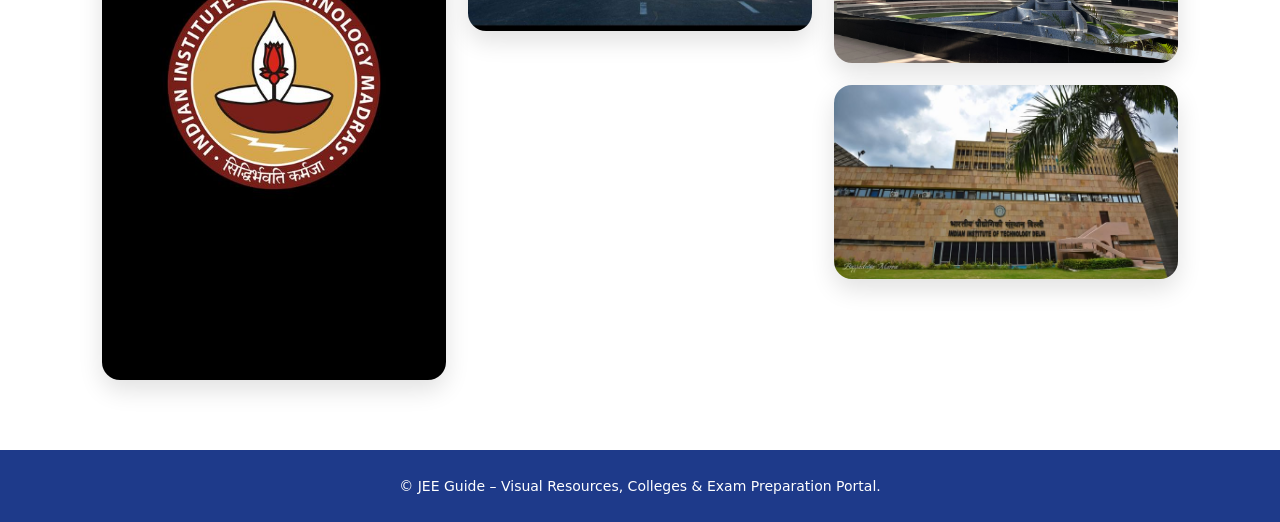
<file: gallery.html>
<!DOCTYPE html>
<html lang="en">

<head>
    <meta charset="UTF-8">
    <meta name="viewport" content="width=device-width, initial-scale=1.0">

    <!-- Primary SEO Metadata -->
    <title>JEE Guide Gallery – IITs, NITs, IIITs &amp; Preparation Insights</title>
    <meta name="description" content="Explore our visual gallery featuring campus life, IITs, NITs, IIITs, exam strategy infographics, and JEE preparation resource highlights.">
    <meta name="keywords" content="JEE Guide Gallery, IIT campus photos, NIT campuses, JEE study resources, Engineering preparation pictures">
    <meta name="author" content="JEE Guide">
    <meta name="robots" content="index, follow, max-image-preview:large, max-snippet:-1, max-video-preview:-1">

    <!-- Canonical URL -->
    <link rel="canonical" href="https://rajputaadarshsingh24-bot.github.io/JEE-guide/gallery.html">

    <!-- Open Graph / Facebook -->
    <meta property="og:type" content="website">
    <meta property="og:url" content="https://rajputaadarshsingh24-bot.github.io/JEE-guide/gallery.html">
    <meta property="og:title" content="JEE Guide Gallery – IITs, NITs, IIITs &amp; Engineering Prep">
    <meta property="og:description" content="A curated image collection covering top engineering institutions, preparation roadmaps, and campus visual guides.">
    <meta property="og:image" content="https://rajputaadarshsingh24-bot.github.io/JEE-guide/images/logo.png">

    <!-- Twitter Cards -->
    <meta name="twitter:card" content="summary_large_image">
    <meta name="twitter:url" content="https://rajputaadarshsingh24-bot.github.io/JEE-guide/gallery.html">
    <meta name="twitter:title" content="JEE Guide Gallery – Visual Prep Insights">
    <meta name="twitter:description" content="High-quality image gallery for JEE aspirants highlighting premier engineering colleges and study resources.">
    <meta name="twitter:image" content="https://rajputaadarshsingh24-bot.github.io/JEE-guide/images/logo.png">

    <!-- Favicon -->
    <link rel="icon" type="image/png" href="images/logo.png">

    <!-- Stylesheet -->
    <link rel="stylesheet" href="gallery.css">

    <!-- Structured Data: JSON-LD Schema -->
    <script type="application/ld+json">
    {
      "@context": "https://schema.org",
      "@graph": [
        {
          "@type": "ImageGallery",
          "@id": "https://rajputaadarshsingh24-bot.github.io/JEE-guide/gallery.html#gallery",
          "name": "JEE Guide Image Gallery",
          "description": "Visual overview of top Indian engineering campuses, study strategies, and JEE preparation insights.",
          "publisher": {
            "@type": "Organization",
            "name": "JEE Guide",
            "logo": {
              "@type": "ImageObject",
              "url": "https://rajputaadarshsingh24-bot.github.io/JEE-guide/images/logo.png"
            }
          }
        },
        {
          "@type": "BreadcrumbList",
          "itemListElement": [
            {
              "@type": "ListItem",
              "position": 1,
              "name": "Home",
              "item": "https://rajputaadarshsingh24-bot.github.io/JEE-guide/index.html"
            },
            {
              "@type": "ListItem",
              "position": 2,
              "name": "Gallery",
              "item": "https://rajputaadarshsingh24-bot.github.io/JEE-guide/gallery.html"
            }
          ]
        }
      ]
    }
    </script>
</head>

<body>

    <!-- ================= NAVBAR ================= -->
    <header class="main-header">
        <nav aria-label="Main Navigation">
            <a href="index.html" class="brand-logo" aria-label="JEE Guide Homepage">
                <img src="images/logo.png" alt="JEE Guide Logo" width="40" height="40" class="nav-logo">
                <span class="brand-name">JEE Guide</span>
            </a>

            <ul class="nav-links">
                <li><a href="index.html" title="JEE Guide Home">Home</a></li>
                <li><a href="explore.html" title="Explore JEE Resources">Explore</a></li>
                <li><a href="syllabus.html" title="JEE Syllabus Details">Syllabus</a></li>
                <li><a href="gallery.html" title="Visual Gallery">Gallery</a></li>
            </ul>
        </nav>
    </header>

    <main>
        <!-- ================= PAGE TITLE ================= -->
        <section class="gallery-hero" aria-label="Gallery Introduction">
            <h1>JEE Guide Visual Gallery</h1>
            <p>Explore curated images, campus highlights, and preparation resource visual guides.</p>
        </section>

        <!-- ================= GALLERY MASONRY ================= -->
        <section class="gallery" aria-label="JEE Image Collection">
            <div class="card"><img src="images/image1.jpg" alt="JEE Preparation Study Setup and Resources" loading="lazy"></div>
            <div class="card"><img src="images/image2.jpg" alt="Engineering College Campus Life" loading="lazy"></div>
            <div class="card"><img src="images/image3.jfif" alt="IIT Campus Infrastructure" loading="lazy"></div>
            <div class="card"><img src="images/image4.jpg" alt="JEE Main Exam Strategy Flowchart" loading="lazy"></div>
            <div class="card"><img src="images/image5.avif" alt="Physics Practical Laboratory" loading="lazy"></div>
            <div class="card"><img src="images/image6.jpg" alt="Chemistry Revision Notes Setup" loading="lazy"></div>
            <div class="card"><img src="images/image7.jpg" alt="Mathematics Formula Sheet" loading="lazy"></div>
            <div class="card"><img src="images/image8.jpg" alt="NIT Engineering Campus View" loading="lazy"></div>

            <div class="card"><img src="images/image9.webp" alt="IIIT Technological Center" loading="lazy"></div>
            <div class="card"><img src="images/image10.jfif" alt="Engineering Student Library" loading="lazy"></div>
            <div class="card"><img src="images/image11.jfif" alt="Group Discussion and Problem Solving" loading="lazy"></div>
            <div class="card"><img src="images/image12.jfif" alt="Computer Science Laboratory" loading="lazy"></div>
            <div class="card"><img src="images/image13.jfif" alt="JEE Advanced Mock Test Session" loading="lazy"></div>
            <div class="card"><img src="images/image14.jfif" alt="Robotics Workshop at Technical Fest" loading="lazy"></div>
            <div class="card"><img src="images/image15.jfif" alt="Engineering Lecture Hall" loading="lazy"></div>
            <div class="card"><img src="images/image16.jfif" alt="Campus Central Library Architecture" loading="lazy"></div>

            <div class="card"><img src="images/image17.webp" alt="Academic Auditorium Event" loading="lazy"></div>
            <div class="card"><img src="images/image18.svg" alt="JEE Roadmap Infographic Illustration" loading="lazy"></div>
            <div class="card"><img src="images/image19.webp" alt="Student Hostel and Sports Complex" loading="lazy"></div>
            <div class="card"><img src="images/image20.webp" alt="Technological Innovation Exhibition" loading="lazy"></div>
            <div class="card"><img src="images/image21.jpg" alt="Classroom Discussion Session" loading="lazy"></div>
            <div class="card"><img src="images/image22.webp" alt="Aerial View of Premier Engineering Institute" loading="lazy"></div>

            <div class="card"><img src="images/image23.jfif" alt="IIT Main Administrative Building" loading="lazy"></div>
            <div class="card"><img src="images/image24.jfif" alt="Science Research and Development Wing" loading="lazy"></div>
            <div class="card"><img src="images/image25.jfif" alt="Student Study Lounge" loading="lazy"></div>
            <div class="card"><img src="images/image26.svg" alt="Subject Weightage Chart Graphic" loading="lazy"></div>
            <div class="card"><img src="images/image27.webp" alt="Campus Green Pathway" loading="lazy"></div>
            <div class="card"><img src="images/image28.webp" alt="Mechanical Engineering Workshop" loading="lazy"></div>

            <div class="card"><img src="images/image29.jpg" alt="Electrical Engineering Lab Work" loading="lazy"></div>
            <div class="card"><img src="images/image30.jpg" alt="Graduation Ceremony Convocation" loading="lazy"></div>
            <div class="card"><img src="images/image31.jfif" alt="Engineering Students Project Showcase" loading="lazy"></div>
            <div class="card"><img src="images/image32.jpg" alt="Aspirants Studying with NCERT Books" loading="lazy"></div>
            <div class="card"><img src="images/image33.jfif" alt="Engineering Campus Sunset Overview" loading="lazy"></div>
        </section>

        <!-- ================= FULLSCREEN VIEWER MODAL ================= -->
        <div id="viewer" role="dialog" aria-modal="true" aria-label="Full size image view">
            <button id="close" aria-label="Close image viewer">&times;</button>
            <img id="largeImage" alt="Expanded image view">
        </div>
    </main>

    <!-- ================= FOOTER ================= -->
    <footer>
        <p>&copy; JEE Guide – Visual Resources, Colleges &amp; Exam Preparation Portal.</p>
    </footer>

    <!-- External JavaScript File -->
    <script src="gallery.js"></script>

</body>

</html>
</file>
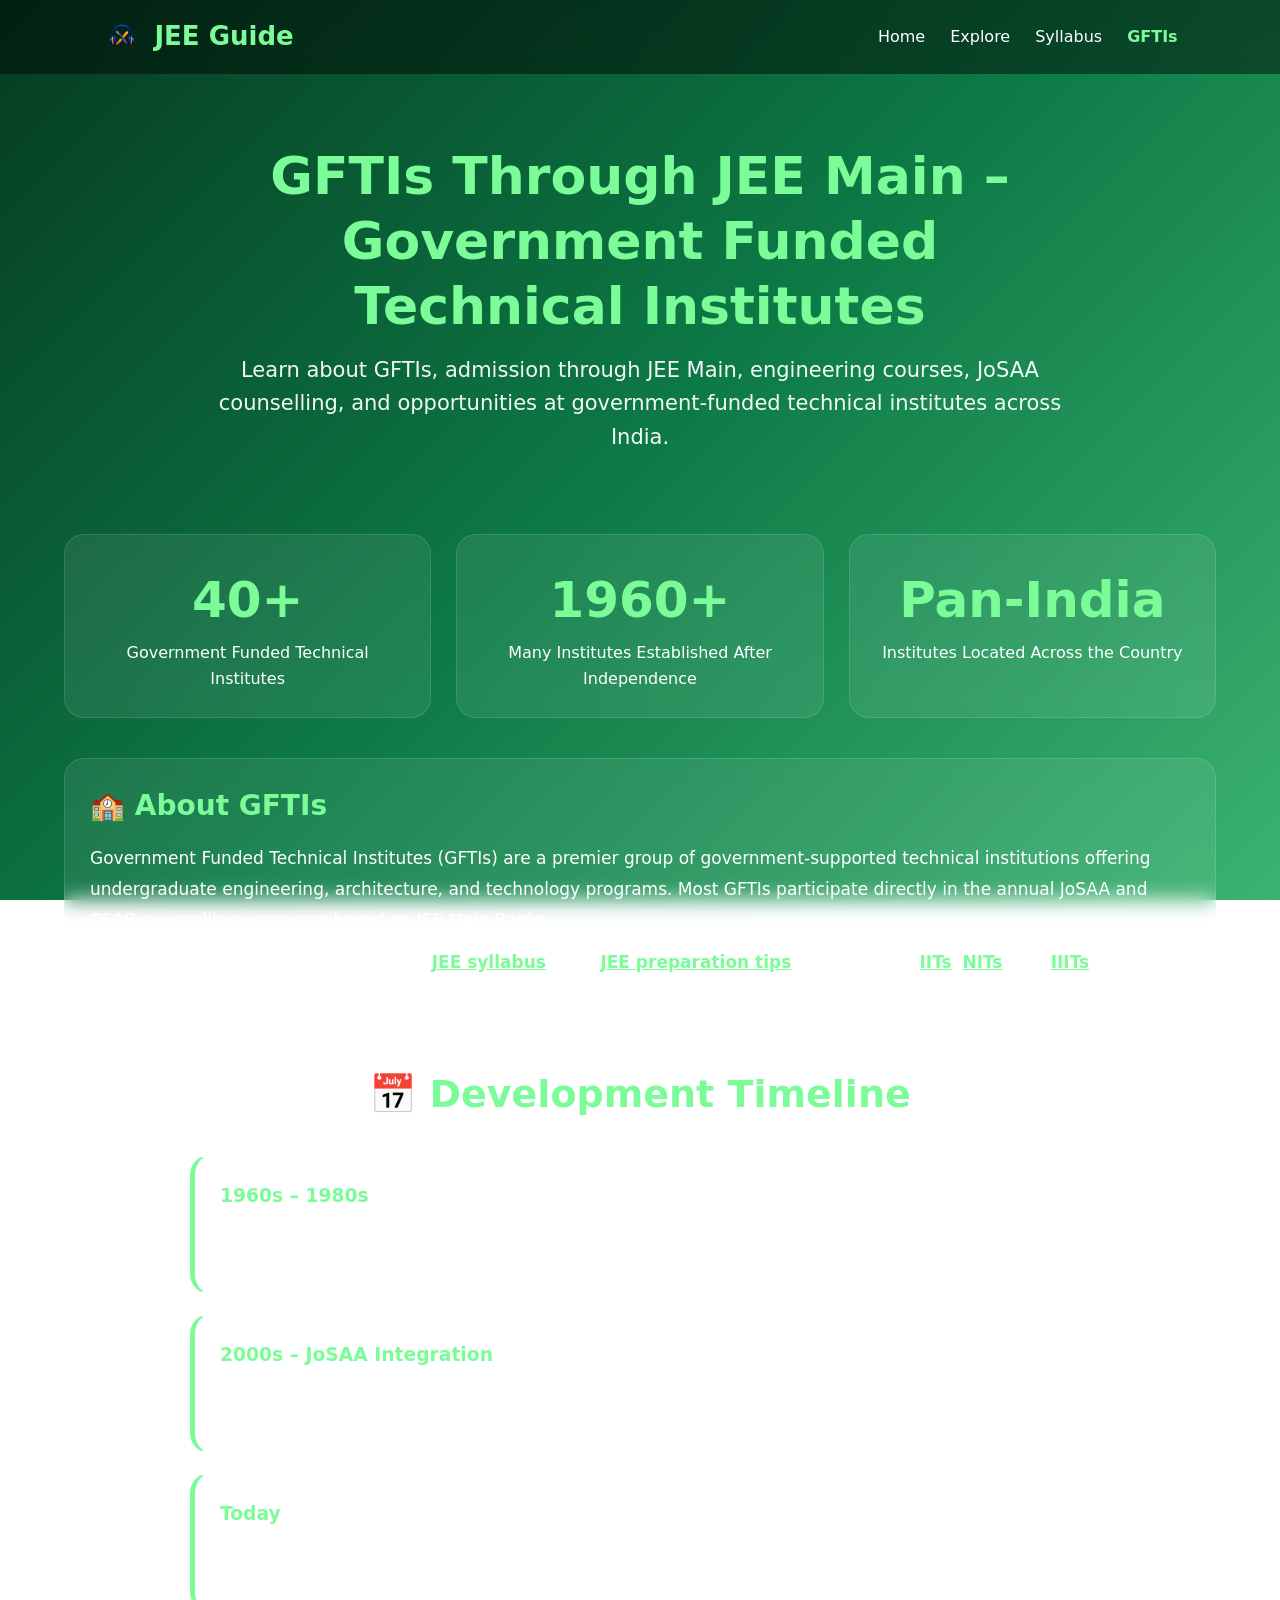
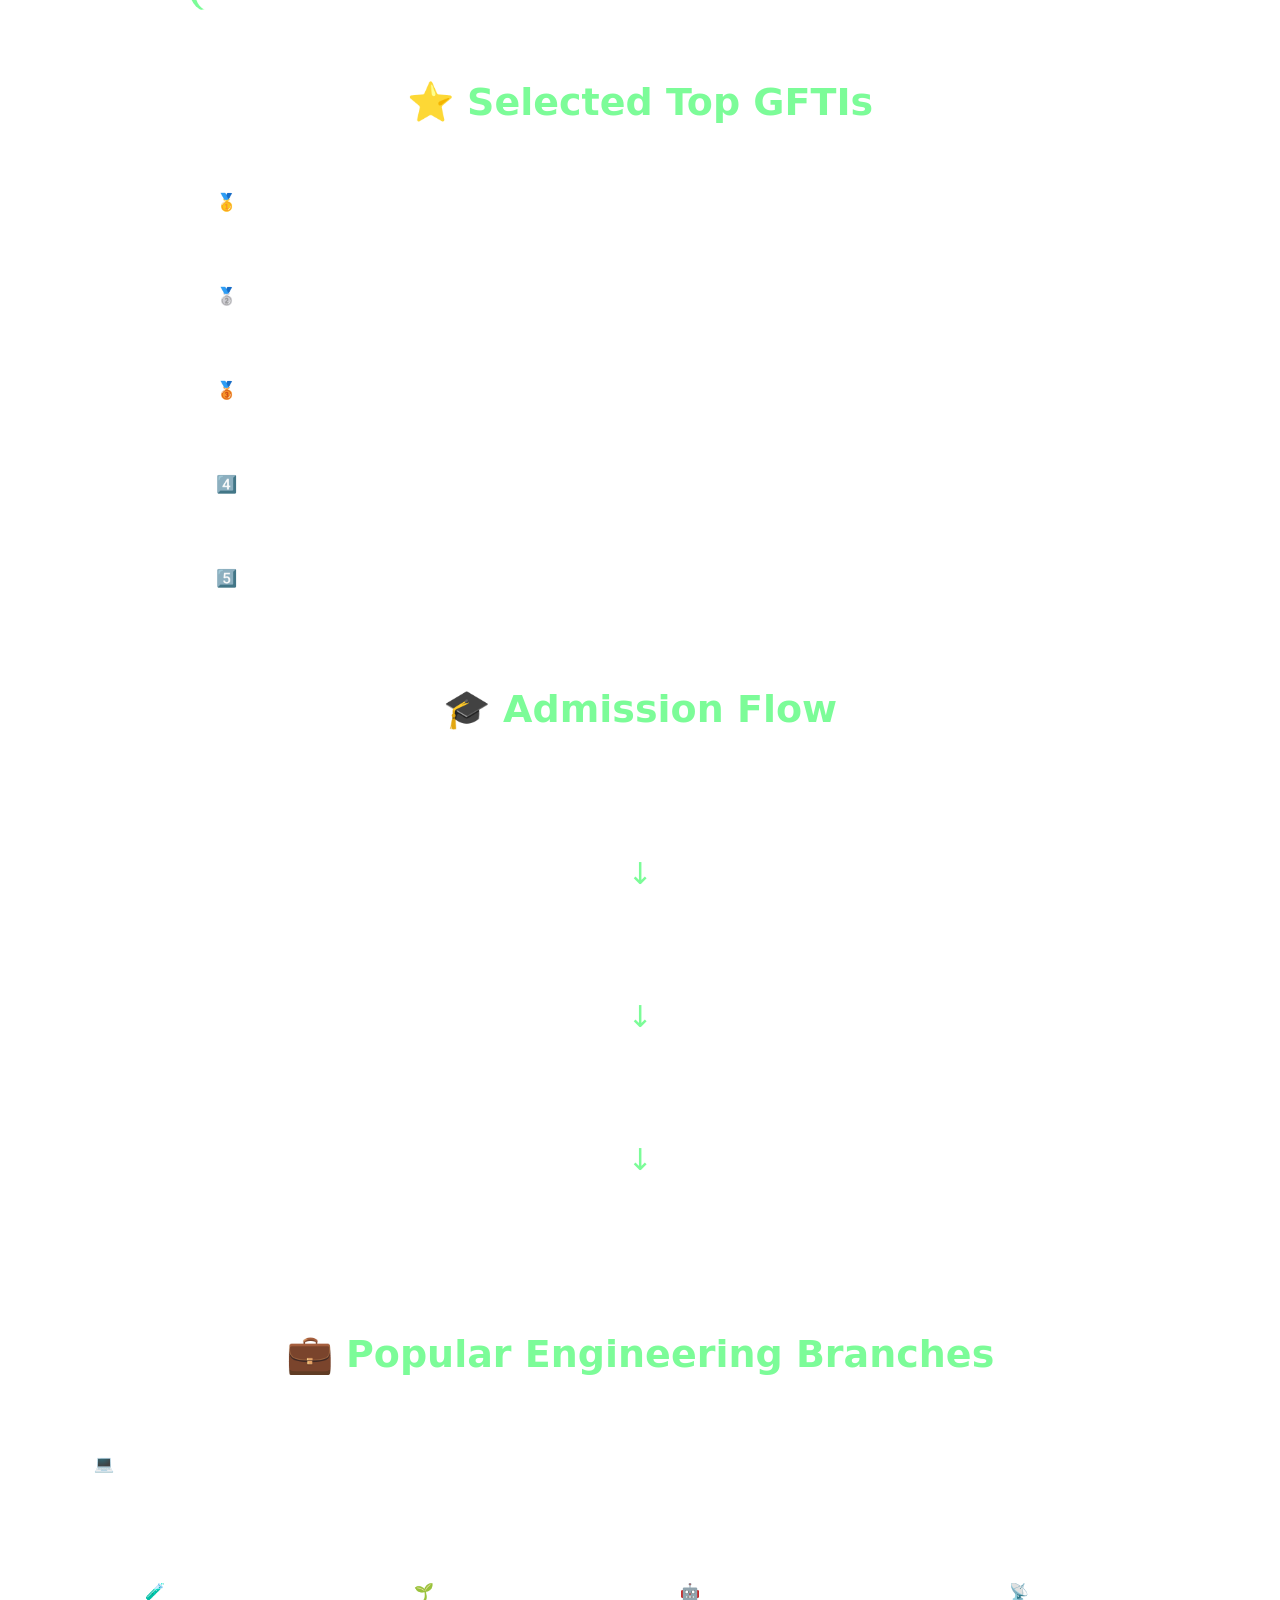
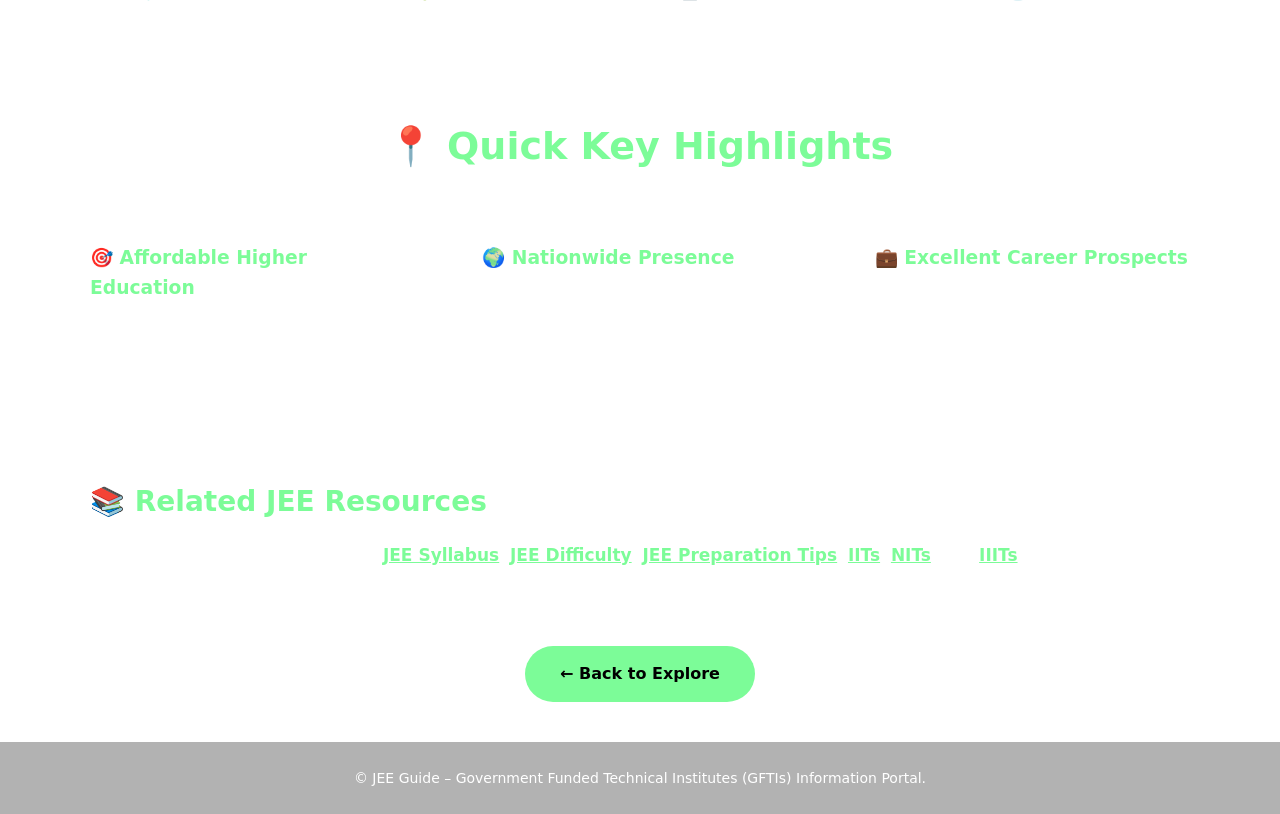
<file: gftis.html>
<!DOCTYPE html>
<html lang="en">

<head>
    <meta charset="UTF-8">
    <meta name="viewport" content="width=device-width, initial-scale=1.0">

    <!-- Primary SEO Metadata -->
    <title>GFTIs Through JEE – Colleges, Courses, Cutoffs &amp; Admission</title>
    <meta name="description" content="Explore Government Funded Technical Institutes (GFTIs) in India. Learn about JEE Main admission routes, JoSAA counselling, top GFTI colleges, courses, and fee structure.">
    <meta name="keywords" content="GFTI colleges in India, GFTI through JEE Main, JoSAA counselling GFTI, BIT Mesra, SPA Delhi, Assam University, Government Funded Technical Institutes">
    <meta name="author" content="JEE Guide">
    <meta name="robots" content="index, follow, max-image-preview:large, max-snippet:-1, max-video-preview:-1">

    <!-- Canonical URL -->
    <link rel="canonical" href="https://rajputaadarshsingh24-bot.github.io/JEE-guide/gftis.html">

    <!-- Open Graph / Facebook -->
    <meta property="og:type" content="website">
    <meta property="og:url" content="https://rajputaadarshsingh24-bot.github.io/JEE-guide/gftis.html">
    <meta property="og:title" content="GFTIs Through JEE – GFTI Colleges, Courses &amp; Admission">
    <meta property="og:description" content="Complete guide to Government Funded Technical Institutes (GFTIs): Rankings, popular engineering branches, JoSAA counselling, and admission details.">
    <meta property="og:image" content="https://rajputaadarshsingh24-bot.github.io/JEE-guide/images/logo.png">

    <!-- Twitter Cards -->
    <meta name="twitter:card" content="summary_large_image">
    <meta name="twitter:url" content="https://rajputaadarshsingh24-bot.github.io/JEE-guide/gftis.html">
    <meta name="twitter:title" content="GFTI Colleges in India – Admission &amp; Courses">
    <meta name="twitter:description" content="Discover top GFTIs accepting JEE Main scores via JoSAA counselling. Check rankings, courses, and facts.">
    <meta name="twitter:image" content="https://rajputaadarshsingh24-bot.github.io/JEE-guide/images/logo.png">

    <!-- Favicon -->
    <link rel="icon" type="image/png" href="images/logo.png">

    <!-- Stylesheet -->
    <link rel="stylesheet" href="gftis.css">

    <!-- Structured Data: JSON-LD Schema -->
    <script type="application/ld+json">
    {
      "@context": "https://schema.org",
      "@graph": [
        {
          "@type": "Article",
          "@id": "https://rajputaadarshsingh24-bot.github.io/JEE-guide/gftis.html#article",
          "headline": "GFTIs Through JEE Main – Government Funded Technical Institutes",
          "description": "Comprehensive guide to GFTIs in India including admission process, top institutes, courses, and career prospects.",
          "author": {
            "@type": "Organization",
            "name": "JEE Guide"
          },
          "publisher": {
            "@type": "Organization",
            "name": "JEE Guide",
            "logo": {
              "@type": "ImageObject",
              "url": "https://rajputaadarshsingh24-bot.github.io/JEE-guide/images/logo.png"
            }
          }
        },
        {
          "@type": "BreadcrumbList",
          "itemListElement": [
            {
              "@type": "ListItem",
              "position": 1,
              "name": "Home",
              "item": "https://rajputaadarshsingh24-bot.github.io/JEE-guide/index.html"
            },
            {
              "@type": "ListItem",
              "position": 2,
              "name": "Explore",
              "item": "https://rajputaadarshsingh24-bot.github.io/JEE-guide/explore.html"
            },
            {
              "@type": "ListItem",
              "position": 3,
              "name": "GFTIs",
              "item": "https://rajputaadarshsingh24-bot.github.io/JEE-guide/gftis.html"
            }
          ]
        }
      ]
    }
    </script>
</head>

<body>

    <!-- ================= NAVBAR ================= -->
    <header class="main-header">
        <nav aria-label="Main Navigation">
            <a href="index.html" class="brand-logo" aria-label="JEE Guide Homepage">
                <img src="images/logo.png" alt="JEE Guide Logo" width="40" height="40" class="nav-logo">
                <span class="brand-name">JEE Guide</span>
            </a>

            <ul class="nav-links">
                <li><a href="index.html" title="JEE Guide Home">Home</a></li>
                <li><a href="explore.html" title="Explore JEE Resources">Explore</a></li>
                <li><a href="syllabus.html" title="JEE Syllabus Details">Syllabus</a></li>
                <li><a href="gftis.html" title="GFTI Colleges Info">GFTIs</a></li>
            </ul>
        </nav>
    </header>

    <main>
        <!-- ================= HERO ================= -->
        <section class="hero" aria-label="GFTIs Overview Header">
            <h1>GFTIs Through JEE Main – Government Funded Technical Institutes</h1>
            <p>
                Learn about GFTIs, admission through JEE Main, engineering courses,
                JoSAA counselling, and opportunities at government-funded technical institutes across India.
            </p>
        </section>

        <!-- ================= STATS ================= -->
        <section class="stats" aria-label="GFTI Key Statistics">
            <div class="stat-card">
                <h1>40+</h1>
                <p>Government Funded Technical Institutes</p>
            </div>

            <div class="stat-card">
                <h1>1960+</h1>
                <p>Many Institutes Established After Independence</p>
            </div>

            <div class="stat-card">
                <h1>Pan-India</h1>
                <p>Institutes Located Across the Country</p>
            </div>
        </section>

        <!-- ================= ABOUT ================= -->
        <section class="about" aria-label="About GFTIs">
            <h2>🏫 About GFTIs</h2>
            <p>
                Government Funded Technical Institutes (GFTIs) are a premier group of government-supported technical institutions offering undergraduate engineering, architecture, and technology programs. Most GFTIs participate directly in the annual JoSAA and CSAB counselling processes based on JEE Main Ranks.
            </p>
            <p>
                If you are preparing for JEE, explore the 
                <a href="syllabus.html">JEE syllabus</a>, 
                read <a href="tips.html">JEE preparation tips</a>, 
                and compare 
                <a href="iits.html">IITs</a>, 
                <a href="nits.html">NITs</a>, and 
                <a href="iiits.html">IIITs</a>.
            </p>
        </section>

        <!-- ================= TIMELINE ================= -->
        <h2 class="section-title">📅 Development Timeline</h2>
        <section class="timeline" aria-label="GFTI Historical Timeline">
            <div class="event">
                <h3>1960s – 1980s</h3>
                <p>Several central and state-funded engineering colleges were established across India to promote industrial technical knowledge.</p>
            </div>

            <div class="event">
                <h3>2000s – JoSAA Integration</h3>
                <p>Many prominent technical institutes unified under central seat allocation systems (AIEEE, later JoSAA/CSAB).</p>
            </div>

            <div class="event">
                <h3>Today</h3>
                <p>Over 40 GFTIs provide quality engineering, architecture, and applied research education with specialized infrastructure.</p>
            </div>
        </section>

        <!-- ================= SELECTED GFTIS ================= -->
        <h2 class="section-title">⭐ Selected Top GFTIs</h2>
        <section class="ranking" aria-label="Top Ranked GFTIs">
            <div class="rank">
                <span>🥇 Assam University, Silchar</span>
                <span>Central University</span>
            </div>

            <div class="rank">
                <span>🥈 Gurukula Kangri Vishwavidyalaya, Haridwar</span>
                <span>Historic Institute</span>
            </div>

            <div class="rank">
                <span>🥉 Birla Institute of Technology, Mesra</span>
                <span>Highly Ranked</span>
            </div>

            <div class="rank">
                <span>4️⃣ Sant Longowal Institute of Engineering &amp; Technology (SLIET)</span>
                <span>Deemed University</span>
            </div>

            <div class="rank">
                <span>5️⃣ School of Planning and Architecture (SPA), Delhi</span>
                <span>Premier Architecture Institute</span>
            </div>
        </section>

        <!-- ================= ADMISSION PROCESS ================= -->
        <h2 class="section-title">🎓 Admission Flow</h2>
        <section class="flow" aria-label="GFTI Admission Process Flow">
            <div class="step">1. JEE Main Examination</div>
            <div class="arrow">&darr;</div>

            <div class="step">2. JoSAA / CSAB Counselling</div>
            <div class="arrow">&darr;</div>

            <div class="step">3. Seat Allotment</div>
            <div class="arrow">&darr;</div>

            <div class="step">4. Admission to GFTI</div>
        </section>

        <!-- ================= POPULAR BRANCHES ================= -->
        <h2 class="section-title">💼 Popular Engineering Branches</h2>
        <section class="branches" aria-label="Popular Branches at GFTIs">
            <div class="branch">💻 Computer Science &amp; Engineering</div>
            <div class="branch">⚡ Electrical Engineering</div>
            <div class="branch">⚙ Mechanical Engineering</div>
            <div class="branch">🏗 Civil Engineering</div>
            <div class="branch">🧪 Chemical Engineering</div>
            <div class="branch">🌱 Environmental Engineering</div>
            <div class="branch">🤖 Artificial Intelligence &amp; Data Science</div>
            <div class="branch">📡 Electronics &amp; Communication</div>
        </section>

        <!-- ================= QUICK FACTS ================= -->
        <h2 class="section-title">📍 Quick Key Highlights</h2>
        <section class="facts" aria-label="Key Facts about GFTIs">
            <div class="fact">
                <h3>🎯 Affordable Higher Education</h3>
                <p>Government subsidies ensure lower tuition and hostel fees compared to private institutions.</p>
            </div>

            <div class="fact">
                <h3>🌍 Nationwide Presence</h3>
                <p>Institutes are strategically located across various states and union territories in India.</p>
            </div>

            <div class="fact">
                <h3>💼 Excellent Career Prospects</h3>
                <p>Graduates secure careers in PSUs, MNCs, central research labs, core engineering sectors, and startups.</p>
            </div>
        </section>

        <!-- ================= RELATED RESOURCES ================= -->
        <section class="about" aria-label="Related Resources">
            <h2>📚 Related JEE Resources</h2>
            <p>
                Continue exploring the JEE Guide: 
                <a href="syllabus.html">JEE Syllabus</a>, 
                <a href="difficulty.html">JEE Difficulty</a>, 
                <a href="tips.html">JEE Preparation Tips</a>, 
                <a href="iits.html">IITs</a>, 
                <a href="nits.html">NITs</a>, and 
                <a href="iiits.html">IIITs</a>.
            </p>
        </section>

        <!-- ================= BACK BUTTON ================= -->
        <div class="back">
            <a href="explore.html" title="Back to Explore Page">&larr; Back to Explore</a>
        </div>
    </main>

    <!-- ================= FOOTER ================= -->
    <footer>
        <p>&copy; JEE Guide – Government Funded Technical Institutes (GFTIs) Information Portal.</p>
    </footer>

    <!-- External JavaScript File -->
    <script src="gftis.js"></script>

</body>

</html>
</file>
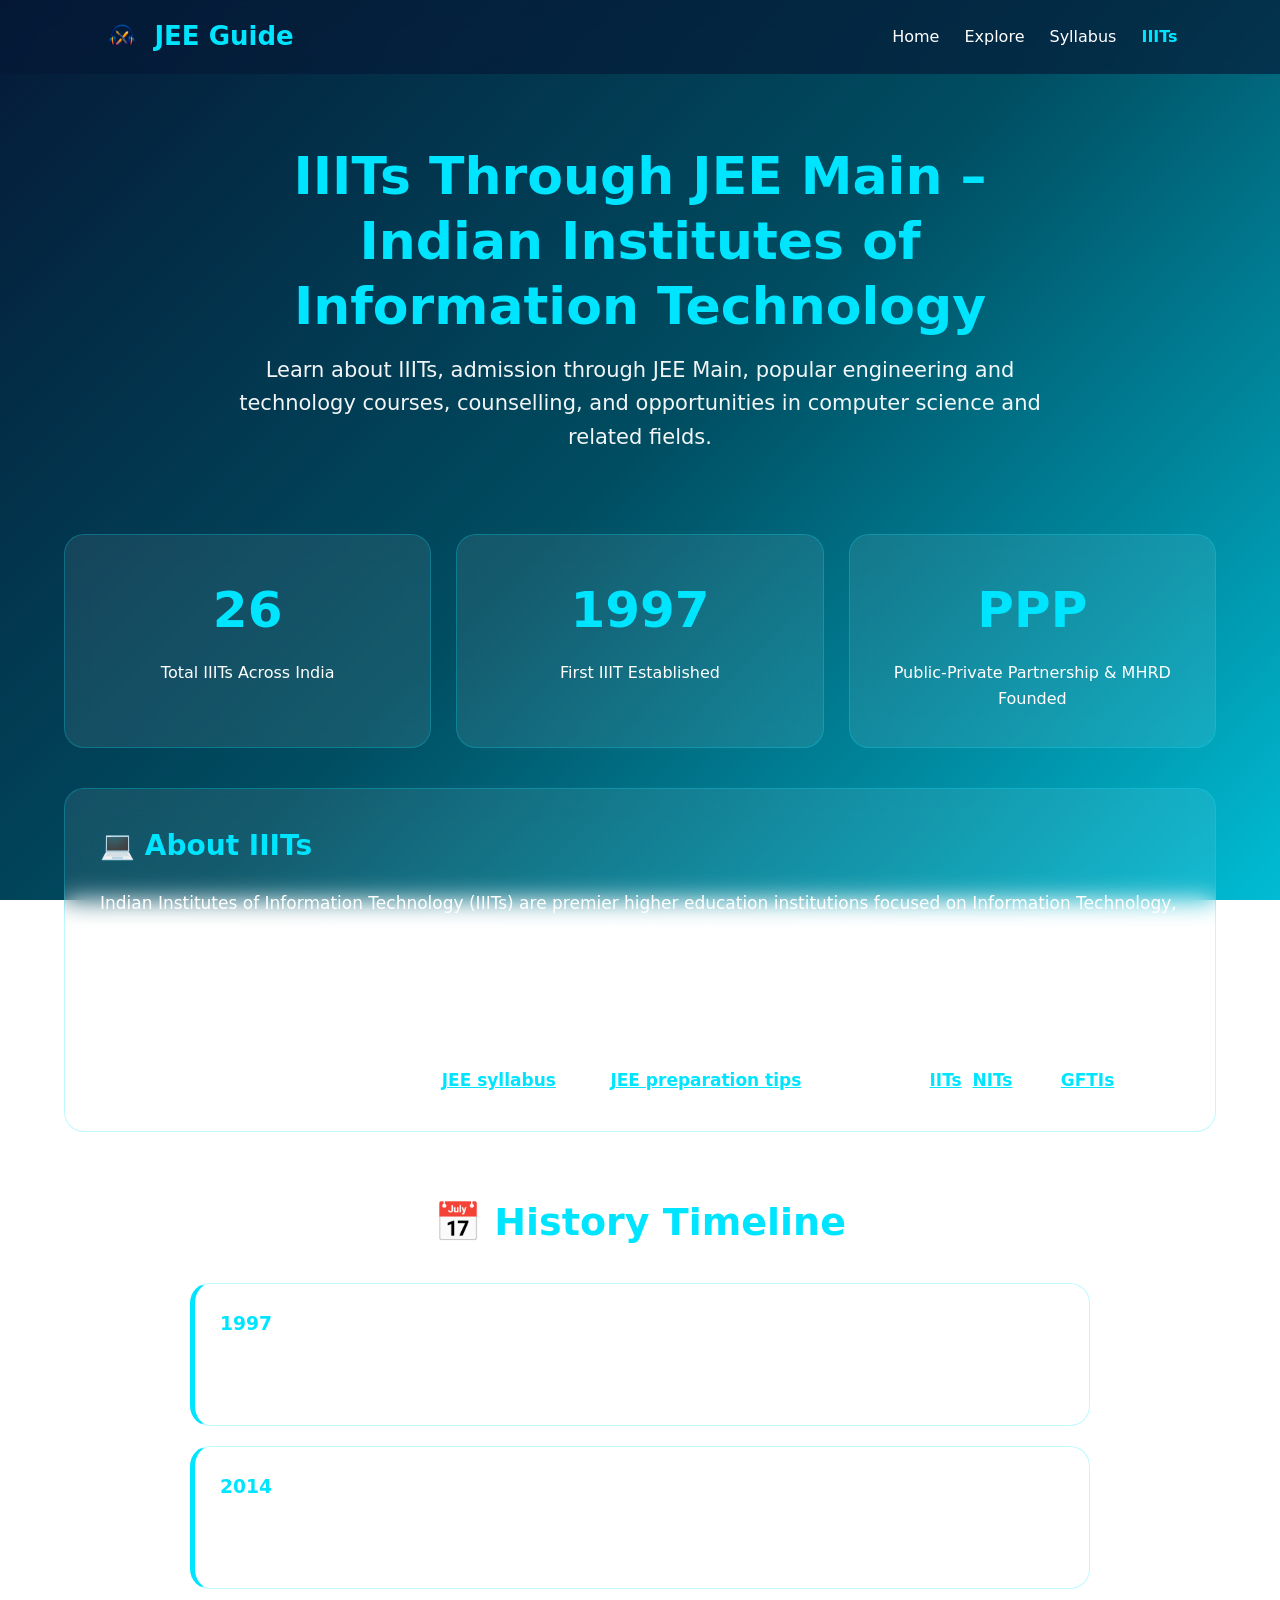
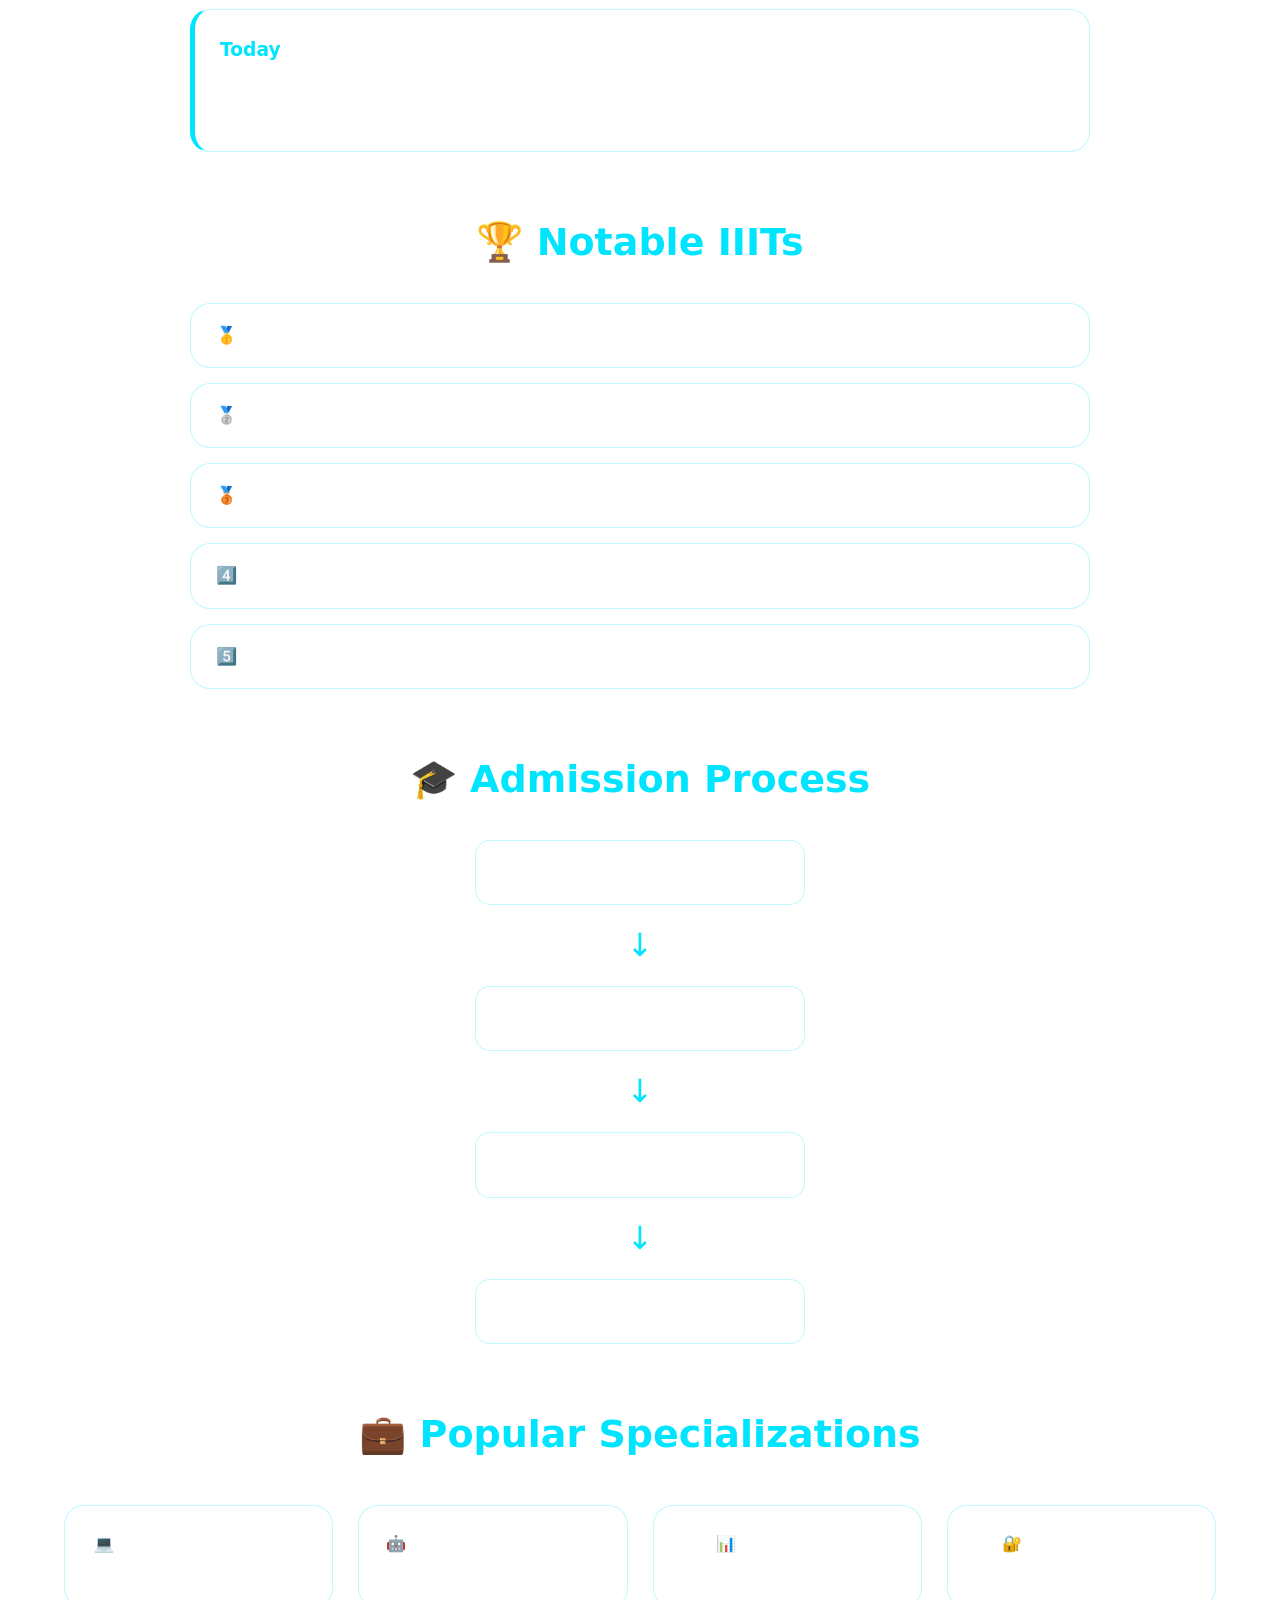
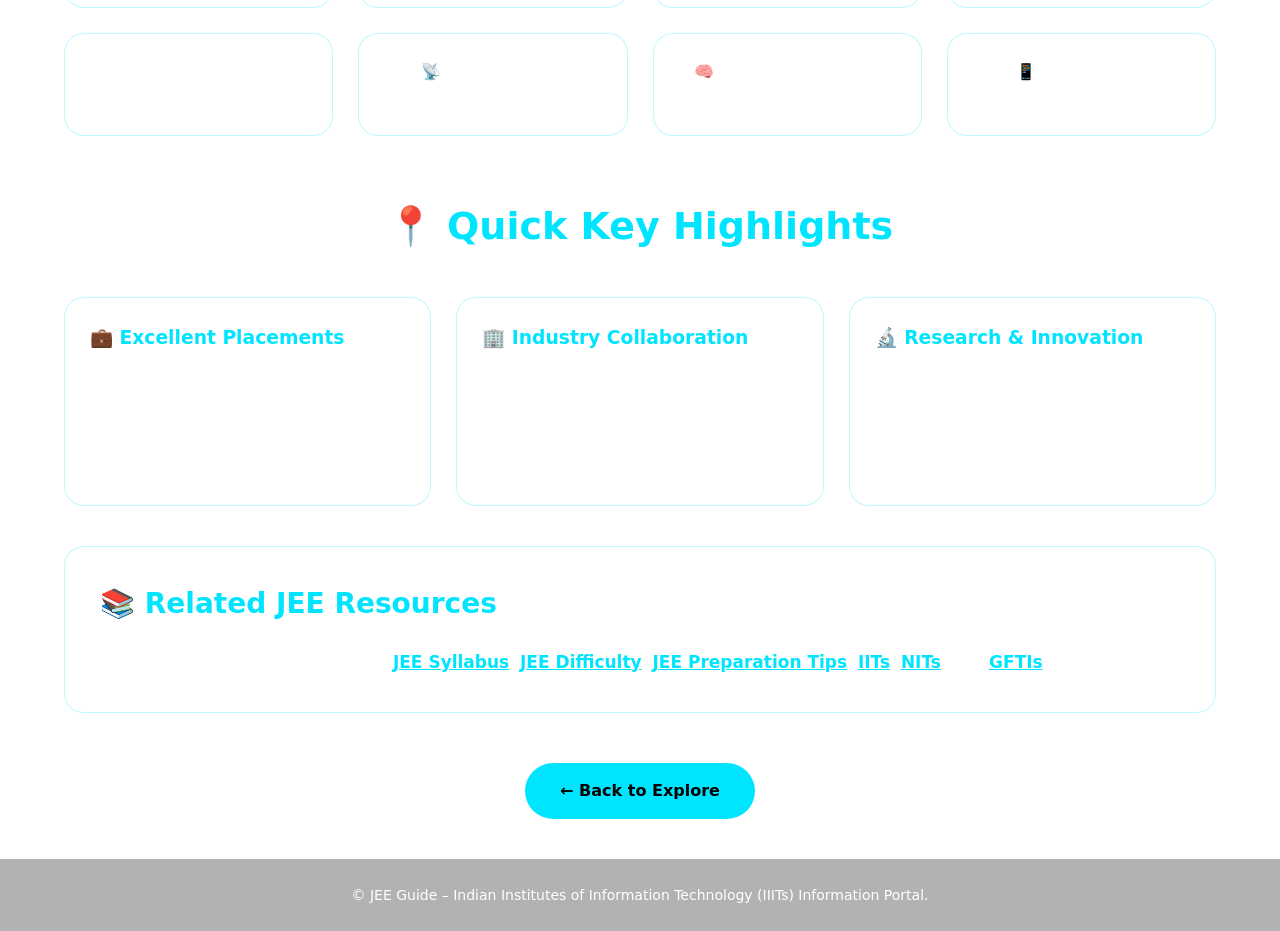
<file: iiits.html>
<!DOCTYPE html>
<html lang="en">

<head>
    <meta charset="UTF-8">
    <meta name="viewport" content="width=device-width, initial-scale=1.0">

    <!-- Primary SEO Metadata -->
    <title>IIITs Through JEE – IIIT Colleges, Courses, Cutoffs &amp; Admission</title>
    <meta name="description" content="Explore Indian Institutes of Information Technology (IIITs). Learn about JEE Main admission routes, JoSAA/CSAB counselling, top IIIT colleges, PPP models, and placement opportunities.">
    <meta name="keywords" content="IIIT colleges in India, IIIT Hyderabad, IIIT Allahabad, IIIT Delhi, IIIT Lucknow, JoSAA counselling IIIT, JEE Main IIIT admission">
    <meta name="author" content="JEE Guide">
    <meta name="robots" content="index, follow, max-image-preview:large, max-snippet:-1, max-video-preview:-1">

    <!-- Canonical URL -->
    <link rel="canonical" href="https://rajputaadarshsingh24-bot.github.io/JEE-guide/iiits.html">

    <!-- Open Graph / Facebook -->
    <meta property="og:type" content="website">
    <meta property="og:url" content="https://rajputaadarshsingh24-bot.github.io/JEE-guide/iiits.html">
    <meta property="og:title" content="IIITs Through JEE – Colleges, Courses &amp; Admission">
    <meta property="og:description" content="Complete guide to Indian Institutes of Information Technology (IIITs): Top colleges, courses in CS/AI, placements, and JoSAA counselling.">
    <meta property="og:image" content="https://rajputaadarshsingh24-bot.github.io/JEE-guide/images/logo.png">

    <!-- Twitter Cards -->
    <meta name="twitter:card" content="summary_large_image">
    <meta name="twitter:url" content="https://rajputaadarshsingh24-bot.github.io/JEE-guide/iiits.html">
    <meta name="twitter:title" content="IIIT Colleges in India – Admission &amp; Courses">
    <meta name="twitter:description" content="Discover top IIITs accepting JEE Main scores via JoSAA/CSAB counselling. Check rankings, popular branches, and facts.">
    <meta name="twitter:image" content="https://rajputaadarshsingh24-bot.github.io/JEE-guide/images/logo.png">

    <!-- Favicon -->
    <link rel="icon" type="image/png" href="images/logo.png">

    <!-- Stylesheet -->
    <link rel="stylesheet" href="iiits.css">

    <!-- Structured Data: JSON-LD Schema -->
    <script type="application/ld+json">
    {
      "@context": "https://schema.org",
      "@graph": [
        {
          "@type": "Article",
          "@id": "https://rajputaadarshsingh24-bot.github.io/JEE-guide/iiits.html#article",
          "headline": "IIITs Through JEE Main – Indian Institutes of Information Technology",
          "description": "Comprehensive guide to IIITs in India including admission process, top institutes, CS & AI courses, and placement prospects.",
          "author": {
            "@type": "Organization",
            "name": "JEE Guide"
          },
          "publisher": {
            "@type": "Organization",
            "name": "JEE Guide",
            "logo": {
              "@type": "ImageObject",
              "url": "https://rajputaadarshsingh24-bot.github.io/JEE-guide/images/logo.png"
            }
          }
        },
        {
          "@type": "BreadcrumbList",
          "itemListElement": [
            {
              "@type": "ListItem",
              "position": 1,
              "name": "Home",
              "item": "https://rajputaadarshsingh24-bot.github.io/JEE-guide/index.html"
            },
            {
              "@type": "ListItem",
              "position": 2,
              "name": "Explore",
              "item": "https://rajputaadarshsingh24-bot.github.io/JEE-guide/explore.html"
            },
            {
              "@type": "ListItem",
              "position": 3,
              "name": "IIITs",
              "item": "https://rajputaadarshsingh24-bot.github.io/JEE-guide/iiits.html"
            }
          ]
        }
      ]
    }
    </script>
</head>

<body>

    <!-- ================= NAVBAR ================= -->
    <header class="main-header">
        <nav aria-label="Main Navigation">
            <a href="index.html" class="brand-logo" aria-label="JEE Guide Homepage">
                <img src="images/logo.png" alt="JEE Guide Logo" width="40" height="40" class="nav-logo">
                <span class="brand-name">JEE Guide</span>
            </a>

            <ul class="nav-links">
                <li><a href="index.html" title="JEE Guide Home">Home</a></li>
                <li><a href="explore.html" title="Explore JEE Resources">Explore</a></li>
                <li><a href="syllabus.html" title="JEE Syllabus Details">Syllabus</a></li>
                <li><a href="iiits.html" title="IIIT Colleges Info">IIITs</a></li>
            </ul>
        </nav>
    </header>

    <main>
        <!-- ================= HERO ================= -->
        <section class="hero" aria-label="IIITs Overview Header">
            <h1>IIITs Through JEE Main – Indian Institutes of Information Technology</h1>
            <p>
                Learn about IIITs, admission through JEE Main, popular engineering and
                technology courses, counselling, and opportunities in computer science
                and related fields.
            </p>
        </section>

        <!-- ================= STATS ================= -->
        <section class="stats" aria-label="IIIT Key Statistics">
            <div class="stat-card">
                <h1>26</h1>
                <p>Total IIITs Across India</p>
            </div>

            <div class="stat-card">
                <h1>1997</h1>
                <p>First IIIT Established</p>
            </div>

            <div class="stat-card">
                <h1>PPP</h1>
                <p>Public-Private Partnership &amp; MHRD Founded</p>
            </div>
        </section>

        <!-- ================= ABOUT ================= -->
        <section class="about" aria-label="About IIITs">
            <h2>💻 About IIITs</h2>
            <p>
                Indian Institutes of Information Technology (IIITs) are premier higher education institutions focused on Information Technology, Computer Science, Artificial Intelligence, Electronics, and allied fields. They are known for technology-focused education, research, innovation, and direct industry collaboration.
            </p>
            <p>
                Admission to most IIITs is based on JEE Main performance followed by JoSAA or CSAB counselling, while institutes like IIIT Hyderabad conduct independent entrance exams (UGEE) as well.
            </p>
            <p>
                If you are preparing for JEE, explore the 
                <a href="syllabus.html">JEE syllabus</a>, 
                read <a href="tips.html">JEE preparation tips</a>, 
                and compare 
                <a href="iits.html">IITs</a>, 
                <a href="nits.html">NITs</a>, and 
                <a href="gftis.html">GFTIs</a>.
            </p>
        </section>

        <!-- ================= TIMELINE ================= -->
        <h2 class="section-title">📅 History Timeline</h2>
        <section class="timeline" aria-label="IIIT Historical Timeline">
            <div class="event">
                <h3>1997</h3>
                <p>The first IIIT was established in Hyderabad as an autonomous institute focusing on IT and software research.</p>
            </div>

            <div class="event">
                <h3>2014</h3>
                <p>The IIIT PPP Act was passed, establishing several new IIITs under Public-Private Partnerships involving central/state governments and industry partners.</p>
            </div>

            <div class="event">
                <h3>Today</h3>
                <p>26 IIITs operate across the country delivering industry-aligned education in Artificial Intelligence, Software Engineering, and Robotics.</p>
            </div>
        </section>

        <!-- ================= NOTABLE IIITS ================= -->
        <h2 class="section-title">🏆 Notable IIITs</h2>
        <section class="ranking" aria-label="Top Ranked IIITs">
            <div class="rank">
                <span>🥇 IIIT Hyderabad</span>
                <span>Top Tier CS Research</span>
            </div>

            <div class="rank">
                <span>🥈 IIIT Bangalore</span>
                <span>Leading Research Institute</span>
            </div>

            <div class="rank">
                <span>🥉 IIIT Delhi</span>
                <span>Top Emerging Hub</span>
            </div>

            <div class="rank">
                <span>4️⃣ IIIT Allahabad</span>
                <span>Central Government Institute</span>
            </div>

            <div class="rank">
                <span>5️⃣ ABV-IIITM Gwalior</span>
                <span>Pioneer IT &amp; Management Institute</span>
            </div>
        </section>

        <!-- ================= ADMISSION PROCESS ================= -->
        <h2 class="section-title">🎓 Admission Process</h2>
        <section class="flow" aria-label="IIIT Admission Process Flow">
            <div class="step">1. JEE Main Examination</div>
            <div class="arrow">&darr;</div>

            <div class="step">2. JoSAA / CSAB Counselling</div>
            <div class="arrow">&darr;</div>

            <div class="step">3. Seat Allotment</div>
            <div class="arrow">&darr;</div>

            <div class="step">4. Admission to IIIT</div>
        </section>

        <!-- ================= POPULAR COURSES ================= -->
        <h2 class="section-title">💼 Popular Specializations</h2>
        <section class="branches" aria-label="Popular Courses at IIITs">
            <div class="branch">💻 Computer Science &amp; Engineering</div>
            <div class="branch">🤖 Artificial Intelligence</div>
            <div class="branch">📊 Data Science</div>
            <div class="branch">🔐 Cyber Security</div>
            <div class="branch">☁ Cloud Computing</div>
            <div class="branch">📡 Electronics &amp; Communication</div>
            <div class="branch">🧠 Machine Learning</div>
            <div class="branch">📱 Information Technology</div>
        </section>

        <!-- ================= QUICK FACTS ================= -->
        <h2 class="section-title">📍 Quick Key Highlights</h2>
        <section class="facts" aria-label="Key Facts about IIITs">
            <div class="fact">
                <h3>💼 Excellent Placements</h3>
                <p>IIITs consistently report top-tier average packages with global technology firms, software engineering labs, and product companies.</p>
            </div>

            <div class="fact">
                <h3>🏢 Industry Collaboration</h3>
                <p>Many IIITs work directly with IT industry partners to design dynamic, updated course curricula aligned with current market demands.</p>
            </div>

            <div class="fact">
                <h3>🔬 Research &amp; Innovation</h3>
                <p>Emphasis is placed on early research, incubator support, coding cultures, and student entrepreneurship right from undergraduate levels.</p>
            </div>
        </section>

        <!-- ================= RELATED RESOURCES ================= -->
        <section class="about" aria-label="Related Resources">
            <h2>📚 Related JEE Resources</h2>
            <p>
                Continue exploring the JEE Guide: 
                <a href="syllabus.html">JEE Syllabus</a>, 
                <a href="difficulty.html">JEE Difficulty</a>, 
                <a href="tips.html">JEE Preparation Tips</a>, 
                <a href="iits.html">IITs</a>, 
                <a href="nits.html">NITs</a>, and 
                <a href="gftis.html">GFTIs</a>.
            </p>
        </section>

        <!-- ================= BACK BUTTON ================= -->
        <div class="back">
            <a href="explore.html" title="Back to Explore Page">&larr; Back to Explore</a>
        </div>
    </main>

    <!-- ================= FOOTER ================= -->
    <footer>
        <p>&copy; JEE Guide – Indian Institutes of Information Technology (IIITs) Information Portal.</p>
    </footer>

    <!-- External JavaScript File -->
    <script src="iiits.js"></script>

</body>

</html>
</file>
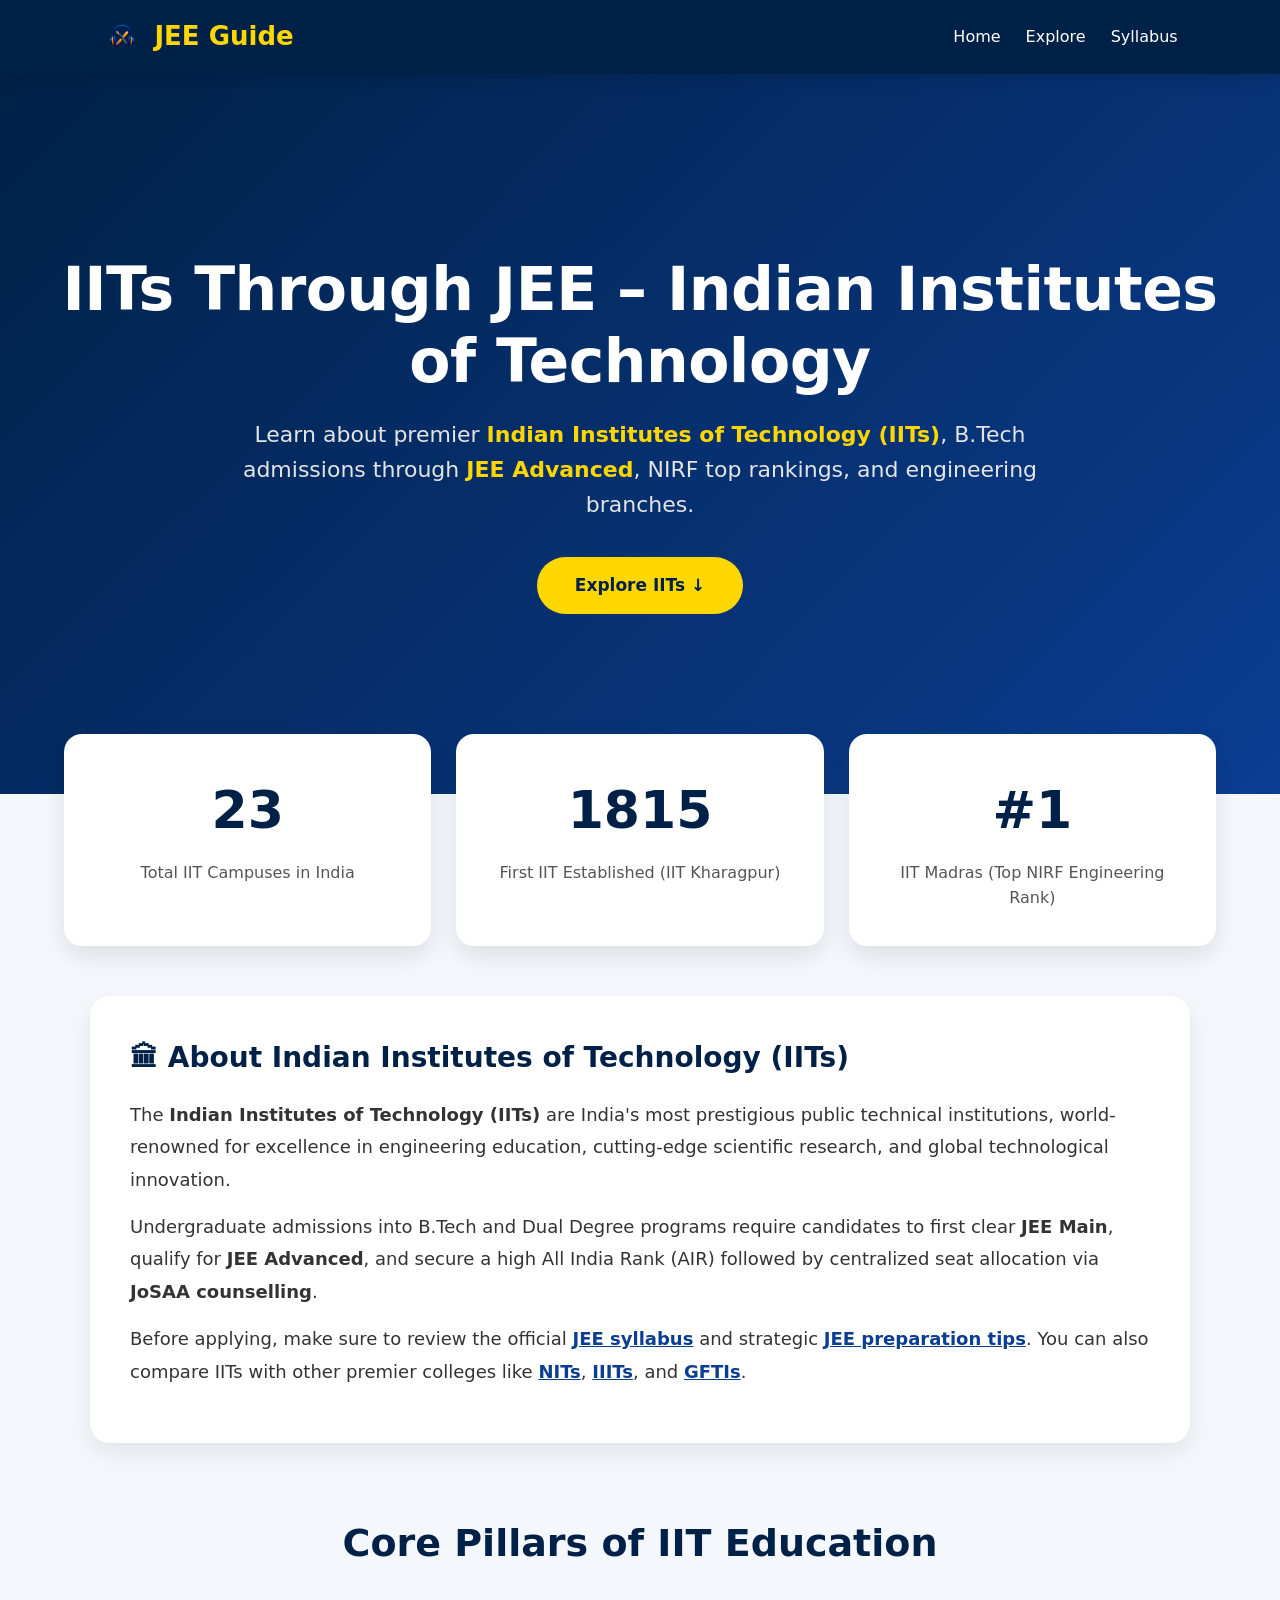
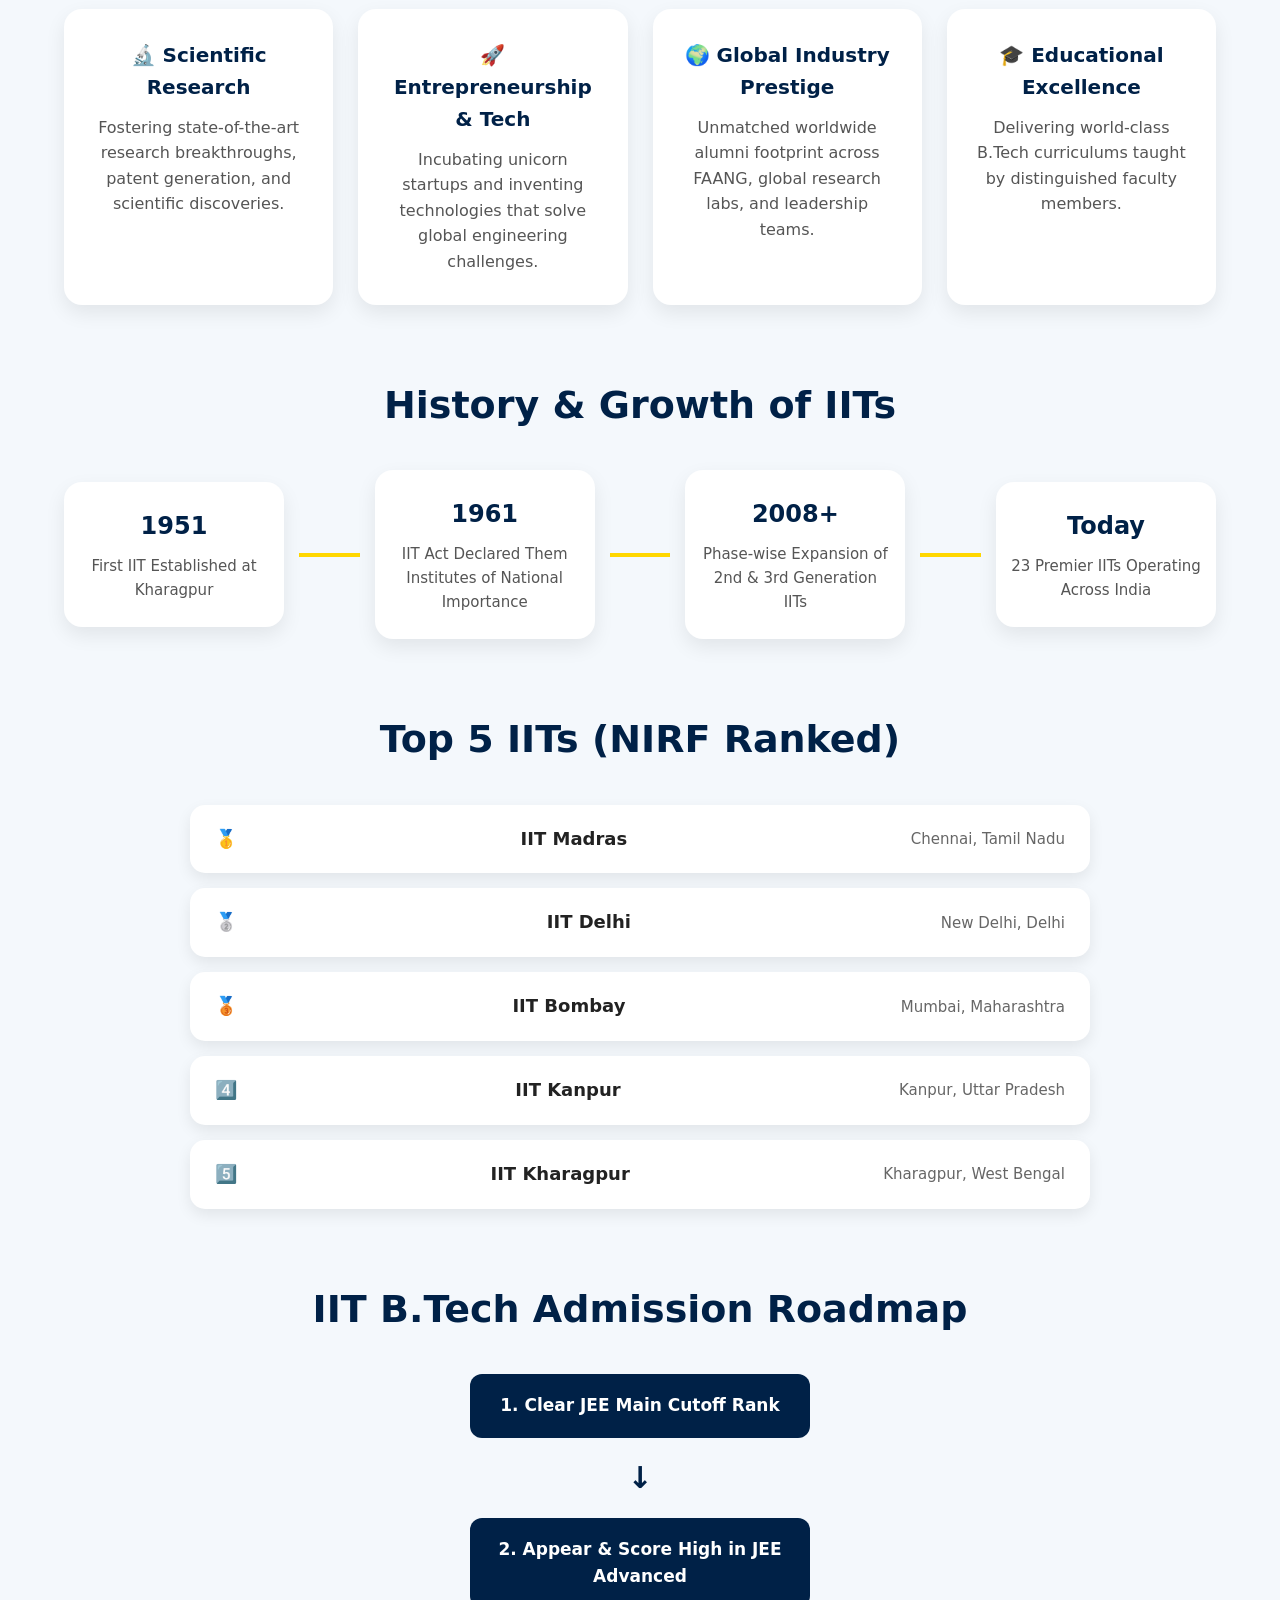
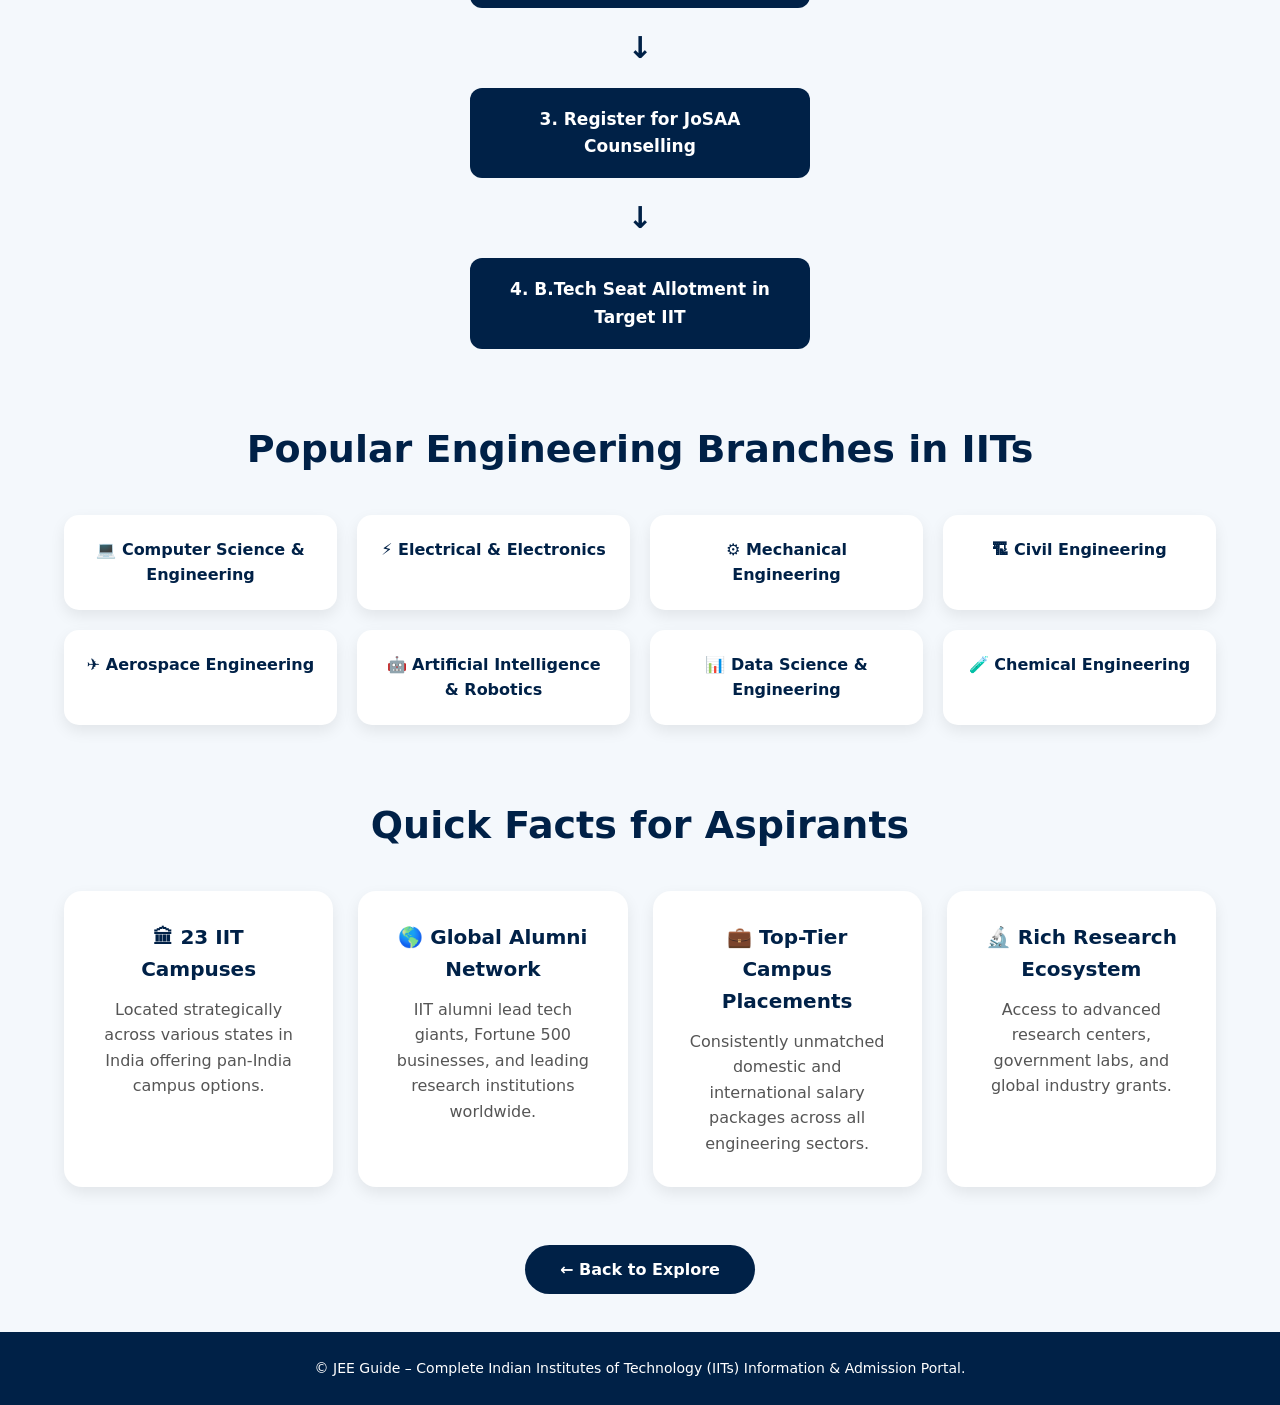
<file: iits.html>
<!DOCTYPE html>
<html lang="en">

<head>
    <meta charset="UTF-8">
    <meta name="viewport" content="width=device-width, initial-scale=1.0">

    <!-- Primary SEO Metadata -->
    <title>IITs Through JEE Advanced – Colleges, NIRF Rankings & JoSAA Admission</title>
    <meta name="description" content="Explore Indian Institutes of Technology (IITs): Admission through JEE Main & Advanced, NIRF top rankings, B.Tech engineering programs, JoSAA counselling roadmap, and quick campus facts.">
    <meta name="keywords" content="IITs through JEE, Indian Institutes of Technology, JEE Advanced IIT admission, IIT BTech courses, IIT Madras NIRF ranking, JoSAA counselling IIT, IIT cutoffs">
    <meta name="author" content="JEE Guide">
    <meta name="robots" content="index, follow, max-image-preview:large, max-snippet:-1, max-video-preview:-1">

    <!-- Canonical URL -->
    <link rel="canonical" href="https://rajputaadarshsingh24-bot.github.io/JEE-guide/iits.html">

    <!-- Open Graph / Facebook -->
    <meta property="og:type" content="website">
    <meta property="og:url" content="https://rajputaadarshsingh24-bot.github.io/JEE-guide/iits.html">
    <meta property="og:title" content="IITs Through JEE Advanced – Colleges, Courses & Admission Guide">
    <meta property="og:description" content="Discover premier Indian Institutes of Technology (IITs). Learn B.Tech admission roadmaps via JEE Main and Advanced, top institute rankings, and popular engineering branches.">
    <meta property="og:image" content="https://rajputaadarshsingh24-bot.github.io/JEE-guide/images/logo.png">

    <!-- Twitter Cards -->
    <meta name="twitter:card" content="summary_large_image">
    <meta name="twitter:url" content="https://rajputaadarshsingh24-bot.github.io/JEE-guide/iits.html">
    <meta name="twitter:title" content="IITs Through JEE Advanced – Colleges & B.Tech Admission Guide">
    <meta name="twitter:description" content="Detailed guide on IIT B.Tech admissions, NIRF top ranks, JEE Advanced eligibility, and popular programs.">
    <meta name="twitter:image" content="https://rajputaadarshsingh24-bot.github.io/JEE-guide/images/logo.png">

    <!-- Favicon -->
    <link rel="icon" type="image/png" href="images/logo.png">

    <!-- Stylesheets -->
    <link rel="stylesheet" href="iits.css">

    <!-- Structured Data: JSON-LD Schema -->
    <script type="application/ld+json">
    {
      "@context": "https://schema.org",
      "@graph": [
        {
          "@type": "EducationalOrganization",
          "@id": "https://rajputaadarshsingh24-bot.github.io/JEE-guide/iits.html#organization",
          "name": "Indian Institutes of Technology (IITs)",
          "description": "Premier public technical and research universities in India offering B.Tech, M.Tech, and PhD programs through JEE Advanced.",
          "url": "https://rajputaadarshsingh24-bot.github.io/JEE-guide/iits.html"
        },
        {
          "@type": "BreadcrumbList",
          "itemListElement": [
            {
              "@type": "ListItem",
              "position": 1,
              "name": "Home",
              "item": "https://rajputaadarshsingh24-bot.github.io/JEE-guide/index.html"
            },
            {
              "@type": "ListItem",
              "position": 2,
              "name": "Explore",
              "item": "https://rajputaadarshsingh24-bot.github.io/JEE-guide/explore.html"
            },
            {
              "@type": "ListItem",
              "position": 3,
              "name": "IITs",
              "item": "https://rajputaadarshsingh24-bot.github.io/JEE-guide/iits.html"
            }
          ]
        }
      ]
    }
    </script>
</head>

<body>

    <!-- ================= NAVBAR ================= -->
    <header>
        <nav aria-label="Main Navigation">
            <a href="index.html" class="brand-logo" aria-label="JEE Guide Homepage">
                <img src="images/logo.png" alt="JEE Guide Logo" width="40" height="40" class="nav-logo">
                <span class="brand-name">JEE Guide</span>
            </a>

            <ul class="nav-links">
                <li><a href="index.html" title="JEE Guide Home">Home</a></li>
                <li><a href="explore.html" title="Explore All JEE Topics">Explore</a></li>
                <li><a href="syllabus.html" title="JEE Main and Advanced Syllabus">Syllabus</a></li>
            </ul>
        </nav>
    </header>

    <main>
        <!-- ================= HERO ================= -->
        <section class="hero" aria-label="IITs Header Banner">
            <h1>IITs Through JEE – Indian Institutes of Technology</h1>
            <p>
                Learn about premier <strong>Indian Institutes of Technology (IITs)</strong>, B.Tech admissions through <strong>JEE Advanced</strong>, NIRF top rankings, and engineering branches.
            </p>
            <a href="#about" class="hero-btn" title="Scroll down to About IITs">
                Explore IITs &darr;
            </a>
        </section>

        <!-- ================= STATISTICS ================= -->
        <section class="stats" aria-label="IIT Highlights and Statistics">
            <div class="stat-card">
                <h2 id="iitCount">23</h2>
                <p>Total IIT Campuses in India</p>
            </div>

            <div class="stat-card">
                <h2 id="yearCount">1951</h2>
                <p>First IIT Established (IIT Kharagpur)</p>
            </div>

            <div class="stat-card">
                <h2>#1</h2>
                <p>IIT Madras (Top NIRF Engineering Rank)</p>
            </div>
        </section>

        <!-- ================= ABOUT ================= -->
        <section class="about" id="about">
            <h2>🏛 About Indian Institutes of Technology (IITs)</h2>
            <p>
                The <strong>Indian Institutes of Technology (IITs)</strong> are India's most prestigious public technical institutions, world-renowned for excellence in engineering education, cutting-edge scientific research, and global technological innovation. 
            </p>
            <p>
                Undergraduate admissions into B.Tech and Dual Degree programs require candidates to first clear <strong>JEE Main</strong>, qualify for <strong>JEE Advanced</strong>, and secure a high All India Rank (AIR) followed by centralized seat allocation via <strong>JoSAA counselling</strong>.
            </p>
            <p class="internal-links-para">
                Before applying, make sure to review the official <a href="syllabus.html" title="JEE Syllabus Details">JEE syllabus</a> and strategic <a href="tips.html" title="JEE Preparation Tips">JEE preparation tips</a>. You can also compare IITs with other premier colleges like <a href="nits.html" title="National Institutes of Technology">NITs</a>, <a href="iiits.html" title="Indian Institutes of Information Technology">IIITs</a>, and <a href="gftis.html" title="Government Funded Technical Institutes">GFTIs</a>.
            </p>
        </section>

        <!-- ================= CORE VALUES ================= -->
        <section aria-label="IIT Core Pillars">
            <h2 class="section-title">Core Pillars of IIT Education</h2>

            <div class="values">
                <div class="value-card">
                    <h3>🔬 Scientific Research</h3>
                    <p>Fostering state-of-the-art research breakthroughs, patent generation, and scientific discoveries.</p>
                </div>

                <div class="value-card">
                    <h3>🚀 Entrepreneurship &amp; Tech</h3>
                    <p>Incubating unicorn startups and inventing technologies that solve global engineering challenges.</p>
                </div>

                <div class="value-card">
                    <h3>🌍 Global Industry Prestige</h3>
                    <p>Unmatched worldwide alumni footprint across FAANG, global research labs, and leadership teams.</p>
                </div>

                <div class="value-card">
                    <h3>🎓 Educational Excellence</h3>
                    <p>Delivering world-class B.Tech curriculums taught by distinguished faculty members.</p>
                </div>
            </div>
        </section>

        <!-- ================= TIMELINE ================= -->
        <section aria-label="IIT Historical Milestones">
            <h2 class="section-title">History &amp; Growth of IITs</h2>

            <div class="timeline">
                <div class="time-box">
                    <h3>1951</h3>
                    <p>First IIT Established at Kharagpur</p>
                </div>

                <div class="line"></div>

                <div class="time-box">
                    <h3>1961</h3>
                    <p>IIT Act Declared Them Institutes of National Importance</p>
                </div>

                <div class="line"></div>

                <div class="time-box">
                    <h3>2008+</h3>
                    <p>Phase-wise Expansion of 2nd &amp; 3rd Generation IITs</p>
                </div>

                <div class="line"></div>

                <div class="time-box">
                    <h3>Today</h3>
                    <p>23 Premier IITs Operating Across India</p>
                </div>
            </div>
        </section>

        <!-- ================= TOP IITS ================= -->
        <section aria-label="Top Ranked IITs">
            <h2 class="section-title">Top 5 IITs (NIRF Ranked)</h2>

            <div class="ranking">
                <div class="rank">🥇 <strong>IIT Madras</strong> <span>Chennai, Tamil Nadu</span></div>
                <div class="rank">🥈 <strong>IIT Delhi</strong> <span>New Delhi, Delhi</span></div>
                <div class="rank">🥉 <strong>IIT Bombay</strong> <span>Mumbai, Maharashtra</span></div>
                <div class="rank">4️⃣ <strong>IIT Kanpur</strong> <span>Kanpur, Uttar Pradesh</span></div>
                <div class="rank">5️⃣ <strong>IIT Kharagpur</strong> <span>Kharagpur, West Bengal</span></div>
            </div>
        </section>

        <!-- ================= ADMISSION ROADMAP ================= -->
        <section aria-label="IIT B.Tech Admission Process">
            <h2 class="section-title">IIT B.Tech Admission Roadmap</h2>

            <div class="flow">
                <div class="step">1. Clear JEE Main Cutoff Rank</div>
                <div class="arrow" aria-hidden="true">&darr;</div>
                <div class="step">2. Appear &amp; Score High in JEE Advanced</div>
                <div class="arrow" aria-hidden="true">&darr;</div>
                <div class="step">3. Register for JoSAA Counselling</div>
                <div class="arrow" aria-hidden="true">&darr;</div>
                <div class="step">4. B.Tech Seat Allotment in Target IIT</div>
            </div>
        </section>

        <!-- ================= PROGRAMS ================= -->
        <section aria-label="Popular IIT B.Tech Branches">
            <h2 class="section-title">Popular Engineering Branches in IITs</h2>

            <div class="programs">
                <div class="program">💻 Computer Science &amp; Engineering</div>
                <div class="program">⚡ Electrical &amp; Electronics</div>
                <div class="program">⚙ Mechanical Engineering</div>
                <div class="program">🏗 Civil Engineering</div>
                <div class="program">✈ Aerospace Engineering</div>
                <div class="program">🤖 Artificial Intelligence &amp; Robotics</div>
                <div class="program">📊 Data Science &amp; Engineering</div>
                <div class="program">🧪 Chemical Engineering</div>
            </div>
        </section>

        <!-- ================= QUICK FACTS ================= -->
        <section aria-label="Key IIT Facts">
            <h2 class="section-title">Quick Facts for Aspirants</h2>

            <div class="facts">
                <div class="fact">
                    <h3>🏛 23 IIT Campuses</h3>
                    <p>Located strategically across various states in India offering pan-India campus options.</p>
                </div>

                <div class="fact">
                    <h3>🌎 Global Alumni Network</h3>
                    <p>IIT alumni lead tech giants, Fortune 500 businesses, and leading research institutions worldwide.</p>
                </div>

                <div class="fact">
                    <h3>💼 Top-Tier Campus Placements</h3>
                    <p>Consistently unmatched domestic and international salary packages across all engineering sectors.</p>
                </div>

                <div class="fact">
                    <h3>🔬 Rich Research Ecosystem</h3>
                    <p>Access to advanced research centers, government labs, and global industry grants.</p>
                </div>
            </div>
        </section>

        <!-- ================= BACK ================= -->
        <div class="back">
            <a href="explore.html" title="Return to Explore Overview Page">
                &larr; Back to Explore
            </a>
        </div>
    </main>

    <!-- ================= FOOTER ================= -->
    <footer>
        <p>&copy; JEE Guide – Complete Indian Institutes of Technology (IITs) Information &amp; Admission Portal.</p>
    </footer>

    <!-- JavaScript -->
    <script src="iits.js"></script>

</body>

</html>
</file>
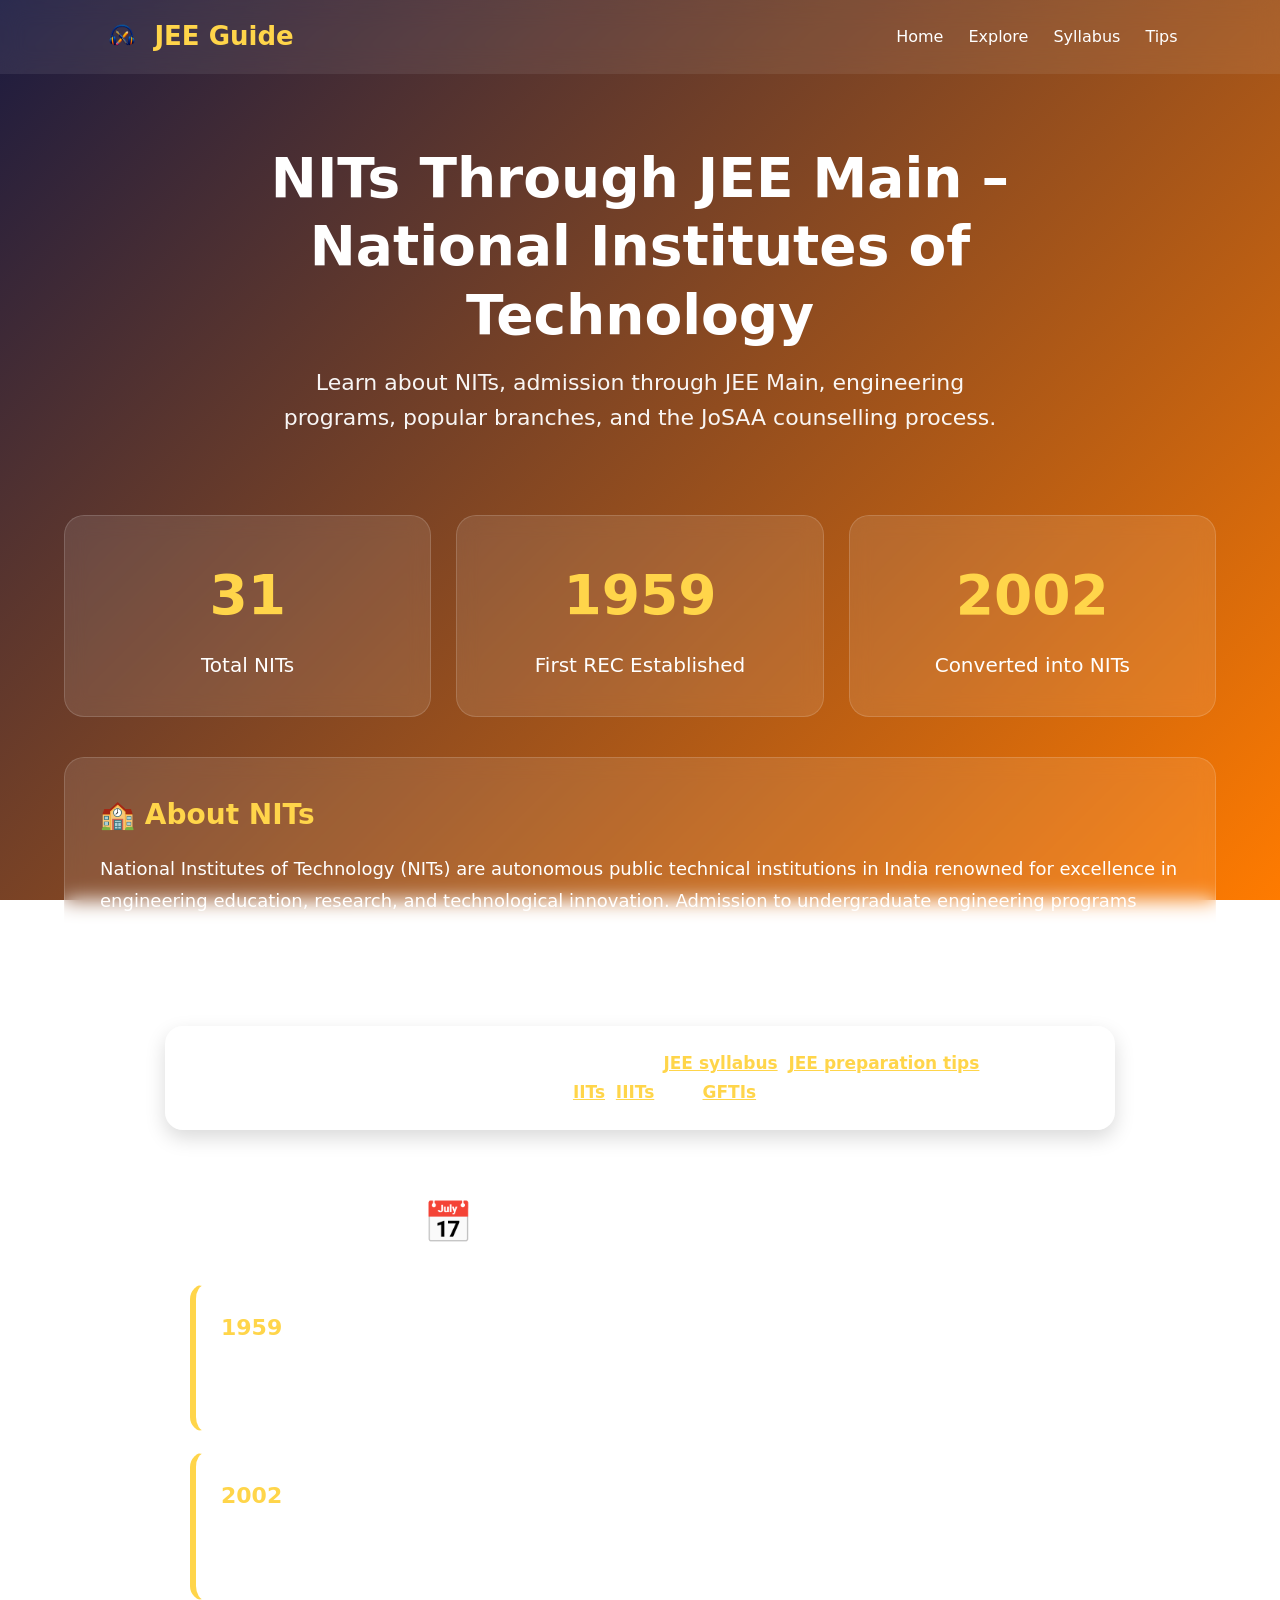
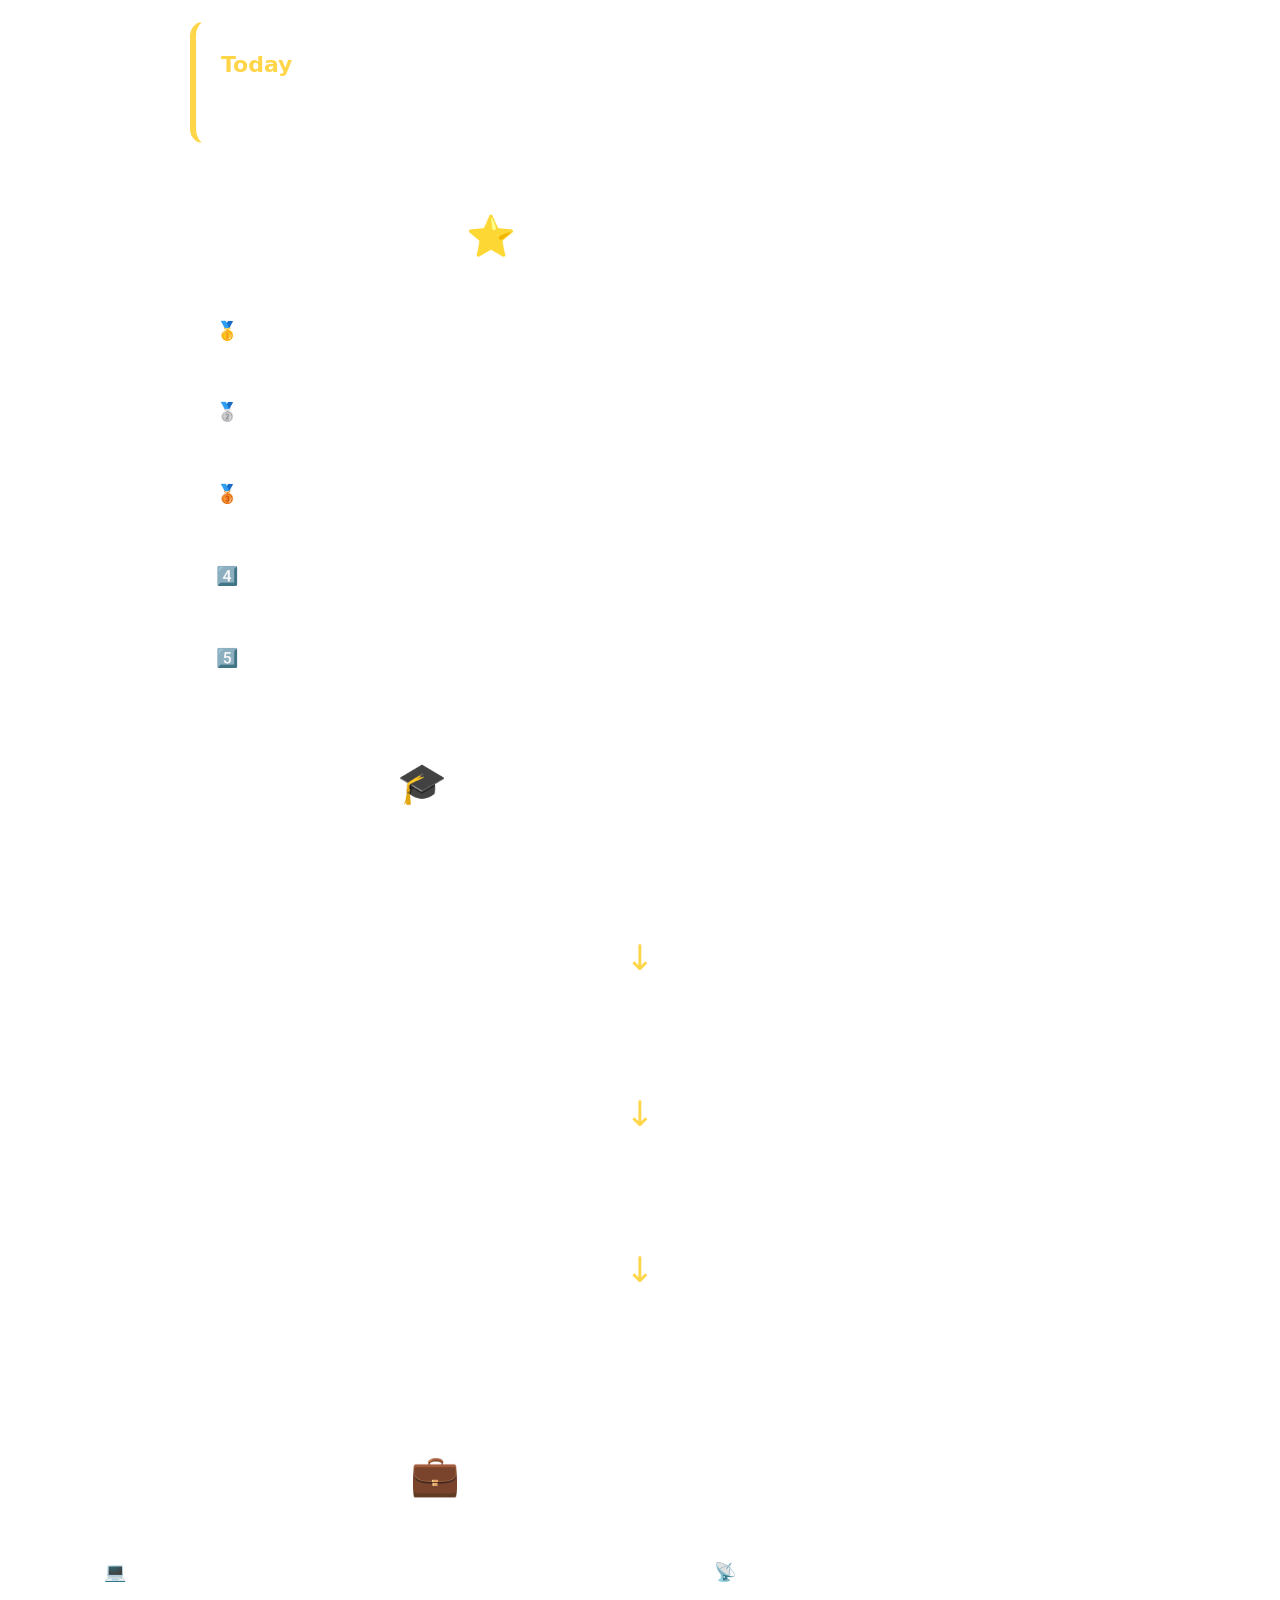
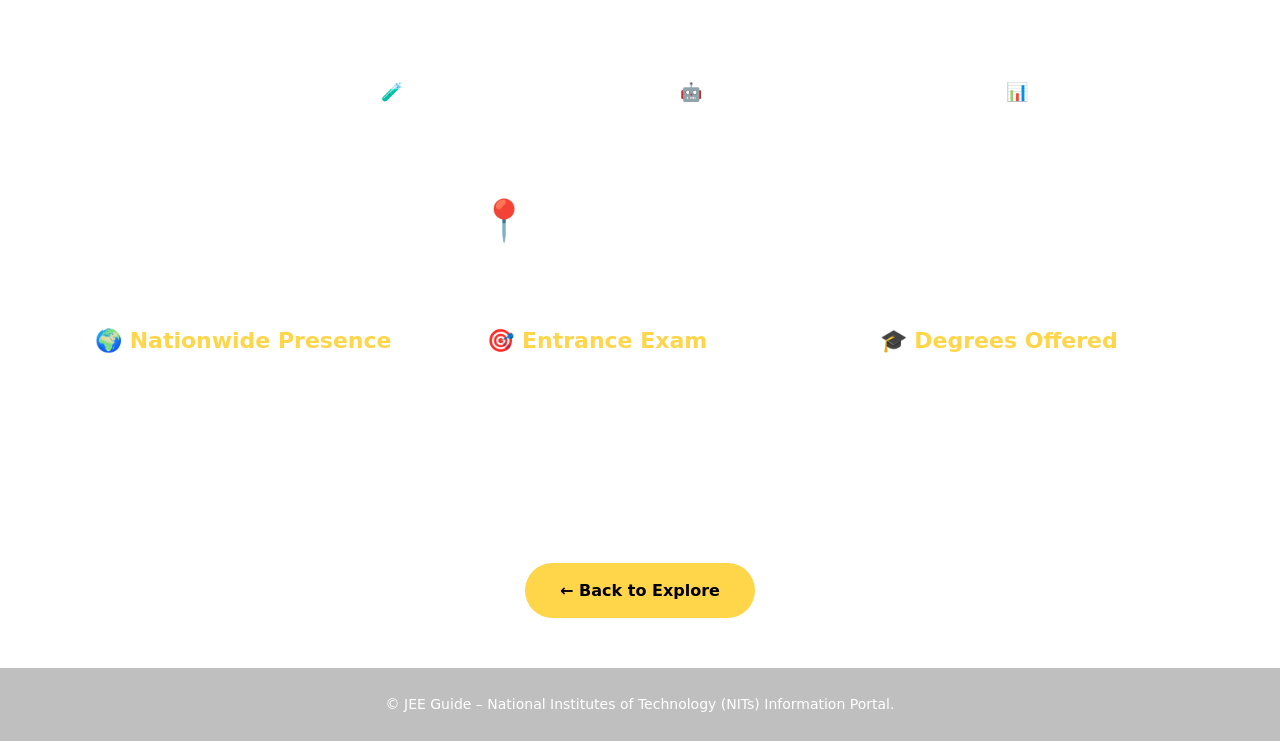
<file: nits.html>
<!DOCTYPE html>
<html lang="en">

<head>
    <meta charset="UTF-8">
    <meta name="viewport" content="width=device-width, initial-scale=1.0">

    <!-- Primary SEO Metadata -->
    <title>NITs Through JEE Main – National Institutes of Technology Guide</title>
    <meta name="description" content="Explore National Institutes of Technology (NITs) in India, admission process via JEE Main, JoSAA counselling, top rankings, engineering branches, and quick facts.">
    <meta name="keywords" content="NITs, JEE Main, National Institutes of Technology, JoSAA Counselling, NIT Rankings, BTech Admissions, Top NITs in India">
    <meta name="author" content="JEE Guide">
    <meta name="robots" content="index, follow, max-image-preview:large, max-snippet:-1, max-video-preview:-1">

    <!-- Canonical URL -->
    <link rel="canonical" href="https://rajputaadarshsingh24-bot.github.io/JEE-guide/nits.html">

    <!-- Open Graph / Facebook -->
    <meta property="og:type" content="website">
    <meta property="og:url" content="https://rajputaadarshsingh24-bot.github.io/JEE-guide/nits.html">
    <meta property="og:title" content="NITs Through JEE Main – National Institutes of Technology Guide">
    <meta property="og:description" content="Discover key stats, ranking, admission process, popular engineering branches, and facts about 31 NITs across India.">
    <meta property="og:image" content="https://rajputaadarshsingh24-bot.github.io/JEE-guide/images/logo.png">

    <!-- Twitter Cards -->
    <meta name="twitter:card" content="summary_large_image">
    <meta name="twitter:url" content="https://rajputaadarshsingh24-bot.github.io/JEE-guide/nits.html">
    <meta name="twitter:title" content="NITs Through JEE Main Guide">
    <meta name="twitter:description" content="Explore top NITs, JoSAA admission steps, rankings, and engineering branches in India.">
    <meta name="twitter:image" content="https://rajputaadarshsingh24-bot.github.io/JEE-guide/images/logo.png">

    <!-- Favicon -->
    <link rel="icon" type="image/png" href="images/logo.png">

    <!-- Stylesheet -->
    <link rel="stylesheet" href="nits.css">

    <!-- Structured Data: JSON-LD Schema -->
    <script type="application/ld+json">
    {
      "@context": "https://schema.org",
      "@graph": [
        {
          "@type": "Article",
          "@id": "https://rajputaadarshsingh24-bot.github.io/JEE-guide/nits.html#article",
          "headline": "NITs Through JEE Main – National Institutes of Technology Guide",
          "description": "Comprehensive guide on NIT admissions, rankings, JoSAA counselling process, and available engineering disciplines.",
          "author": {
            "@type": "Organization",
            "name": "JEE Guide"
          },
          "publisher": {
            "@type": "Organization",
            "name": "JEE Guide",
            "logo": {
              "@type": "ImageObject",
              "url": "https://rajputaadarshsingh24-bot.github.io/JEE-guide/images/logo.png"
            }
          }
        },
        {
          "@type": "BreadcrumbList",
          "itemListElement": [
            {
              "@type": "ListItem",
              "position": 1,
              "name": "Home",
              "item": "https://rajputaadarshsingh24-bot.github.io/JEE-guide/index.html"
            },
            {
              "@type": "ListItem",
              "position": 2,
              "name": "Explore",
              "item": "https://rajputaadarshsingh24-bot.github.io/JEE-guide/explore.html"
            },
            {
              "@type": "ListItem",
              "position": 3,
              "name": "NITs Guide",
              "item": "https://rajputaadarshsingh24-bot.github.io/JEE-guide/nits.html"
            }
          ]
        }
      ]
    }
    </script>
</head>

<body>

    <!-- ================= NAVBAR ================= -->
    <header class="main-header">
        <nav aria-label="Main Navigation">
            <a href="index.html" class="brand-logo" aria-label="JEE Guide Homepage">
                <img src="images/logo.png" alt="JEE Guide Logo" width="40" height="40" class="nav-logo">
                <span class="brand-name">JEE Guide</span>
            </a>

            <ul class="nav-links">
                <li><a href="index.html" title="JEE Guide Home">Home</a></li>
                <li><a href="explore.html" title="Explore JEE Resources">Explore</a></li>
                <li><a href="syllabus.html" title="JEE Syllabus Details">Syllabus</a></li>
                <li><a href="tips.html" title="JEE Preparation Tips">Tips</a></li>
            </ul>
        </nav>
    </header>

    <main>
        <!-- ================= HERO ================= -->
        <header class="hero" aria-label="Hero Header">
            <h1>NITs Through JEE Main – National Institutes of Technology</h1>
            <p>
                Learn about NITs, admission through JEE Main, engineering programs,
                popular branches, and the JoSAA counselling process.
            </p>
        </header>

        <!-- ================= STATS ================= -->
        <section class="stats" aria-label="Key NIT Statistics">
            <div class="stat-card">
                <h1>31</h1>
                <p>Total NITs</p>
            </div>

            <div class="stat-card">
                <h1>1959</h1>
                <p>First REC Established</p>
            </div>

            <div class="stat-card">
                <h1>2002</h1>
                <p>Converted into NITs</p>
            </div>
        </section>

        <!-- ================= ABOUT ================= -->
        <section class="about" aria-label="About NITs">
            <h2>🏫 About NITs</h2>
            <p>
                National Institutes of Technology (NITs) are autonomous public
                technical institutions in India renowned for excellence in engineering education,
                research, and technological innovation. Admission to undergraduate engineering
                programs (B.Tech) is based on JEE Main performance, followed by JoSAA counselling and seat allocation.
            </p>
        </section>

        <!-- ================= RELATED RESOURCES INFO BAR ================= -->
        <section aria-label="Related Resources">
            <div class="info-bar">
                <p>
                    If you are preparing for JEE, you can also explore the
                    <a href="syllabus.html">JEE syllabus</a>,
                    <a href="tips.html">JEE preparation tips</a>, and learn about
                    <a href="iits.html">IITs</a>,
                    <a href="iiits.html">IIITs</a>, and
                    <a href="gftis.html">GFTIs</a>.
                </p>
            </div>
        </section>

        <!-- ================= TIMELINE ================= -->
        <h2 class="section-title">📅 History Timeline</h2>
        <section class="timeline" aria-label="History Timeline of NITs">
            <div class="event">
                <h3>1959</h3>
                <p>Regional Engineering Colleges (RECs) were established across India to foster regional technical education.</p>
            </div>

            <div class="event">
                <h3>2002</h3>
                <p>RECs were upgraded and officially renamed as National Institutes of Technology (NITs) under central governance.</p>
            </div>

            <div class="event">
                <h3>Today</h3>
                <p>31 premier NITs provide world-class engineering education and cutting-edge research opportunities.</p>
            </div>
        </section>

        <!-- ================= NOTABLE NITS ================= -->
        <h2 class="section-title">⭐ Notable NITs</h2>
        <section class="ranking" aria-label="Top Ranked NITs">
            <div class="rank">
                <span>🥇 NIT Tiruchirappalli</span>
                <span>Rank 1</span>
            </div>

            <div class="rank">
                <span>🥈 NIT Surathkal</span>
                <span>Rank 2</span>
            </div>

            <div class="rank">
                <span>🥉 NIT Warangal</span>
                <span>Rank 3</span>
            </div>

            <div class="rank">
                <span>4️⃣ NIT Rourkela</span>
                <span>Rank 4</span>
            </div>

            <div class="rank">
                <span>5️⃣ NIT Calicut</span>
                <span>Rank 5</span>
            </div>
        </section>

        <!-- ================= ADMISSION FLOW ================= -->
        <h2 class="section-title">🎓 Admission Process</h2>
        <section class="flow" aria-label="Admission Step-by-Step Flow">
            <div class="step">JEE Main</div>
            <div class="arrow" aria-hidden="true">&darr;</div>
            <div class="step">JoSAA Counselling</div>
            <div class="arrow" aria-hidden="true">&darr;</div>
            <div class="step">Seat Allotment</div>
            <div class="arrow" aria-hidden="true">&darr;</div>
            <div class="step">Admission to NIT</div>
        </section>

        <!-- ================= POPULAR BRANCHES ================= -->
        <h2 class="section-title">💼 Popular Branches</h2>
        <section class="branches" aria-label="Popular Engineering Disciplines">
            <div class="branch">💻 Computer Science</div>
            <div class="branch">⚡ Electrical Engineering</div>
            <div class="branch">📡 Electronics &amp; Communication</div>
            <div class="branch">⚙ Mechanical Engineering</div>
            <div class="branch">🏗 Civil Engineering</div>
            <div class="branch">🧪 Chemical Engineering</div>
            <div class="branch">🤖 Artificial Intelligence</div>
            <div class="branch">📊 Data Science</div>
        </section>

        <!-- ================= QUICK FACTS ================= -->
        <h2 class="section-title">📍 Quick Facts</h2>
        <section class="facts" aria-label="Quick Facts About NITs">
            <div class="fact">
                <h3>🌍 Nationwide Presence</h3>
                <p>31 NITs are strategically located across various states and union territories of India.</p>
            </div>

            <div class="fact">
                <h3>🎯 Entrance Exam</h3>
                <p>Undergraduate admission is purely based on JEE Main All India Ranks through centralized JoSAA counselling.</p>
            </div>

            <div class="fact">
                <h3>🎓 Degrees Offered</h3>
                <p>Programs offered include B.Tech, M.Tech, M.Sc., MBA, MCA, and Ph.D. research degrees.</p>
            </div>
        </section>

        <!-- ================= BACK BUTTON ================= -->
        <div class="back">
            <a href="explore.html" title="Return to Explore Portal">&larr; Back to Explore</a>
        </div>
    </main>

    <!-- ================= FOOTER ================= -->
    <footer>
        <p>&copy; JEE Guide – National Institutes of Technology (NITs) Information Portal.</p>
    </footer>

    <!-- External JavaScript File -->
    <script src="nits.js"></script>

</body>

</html>
</file>
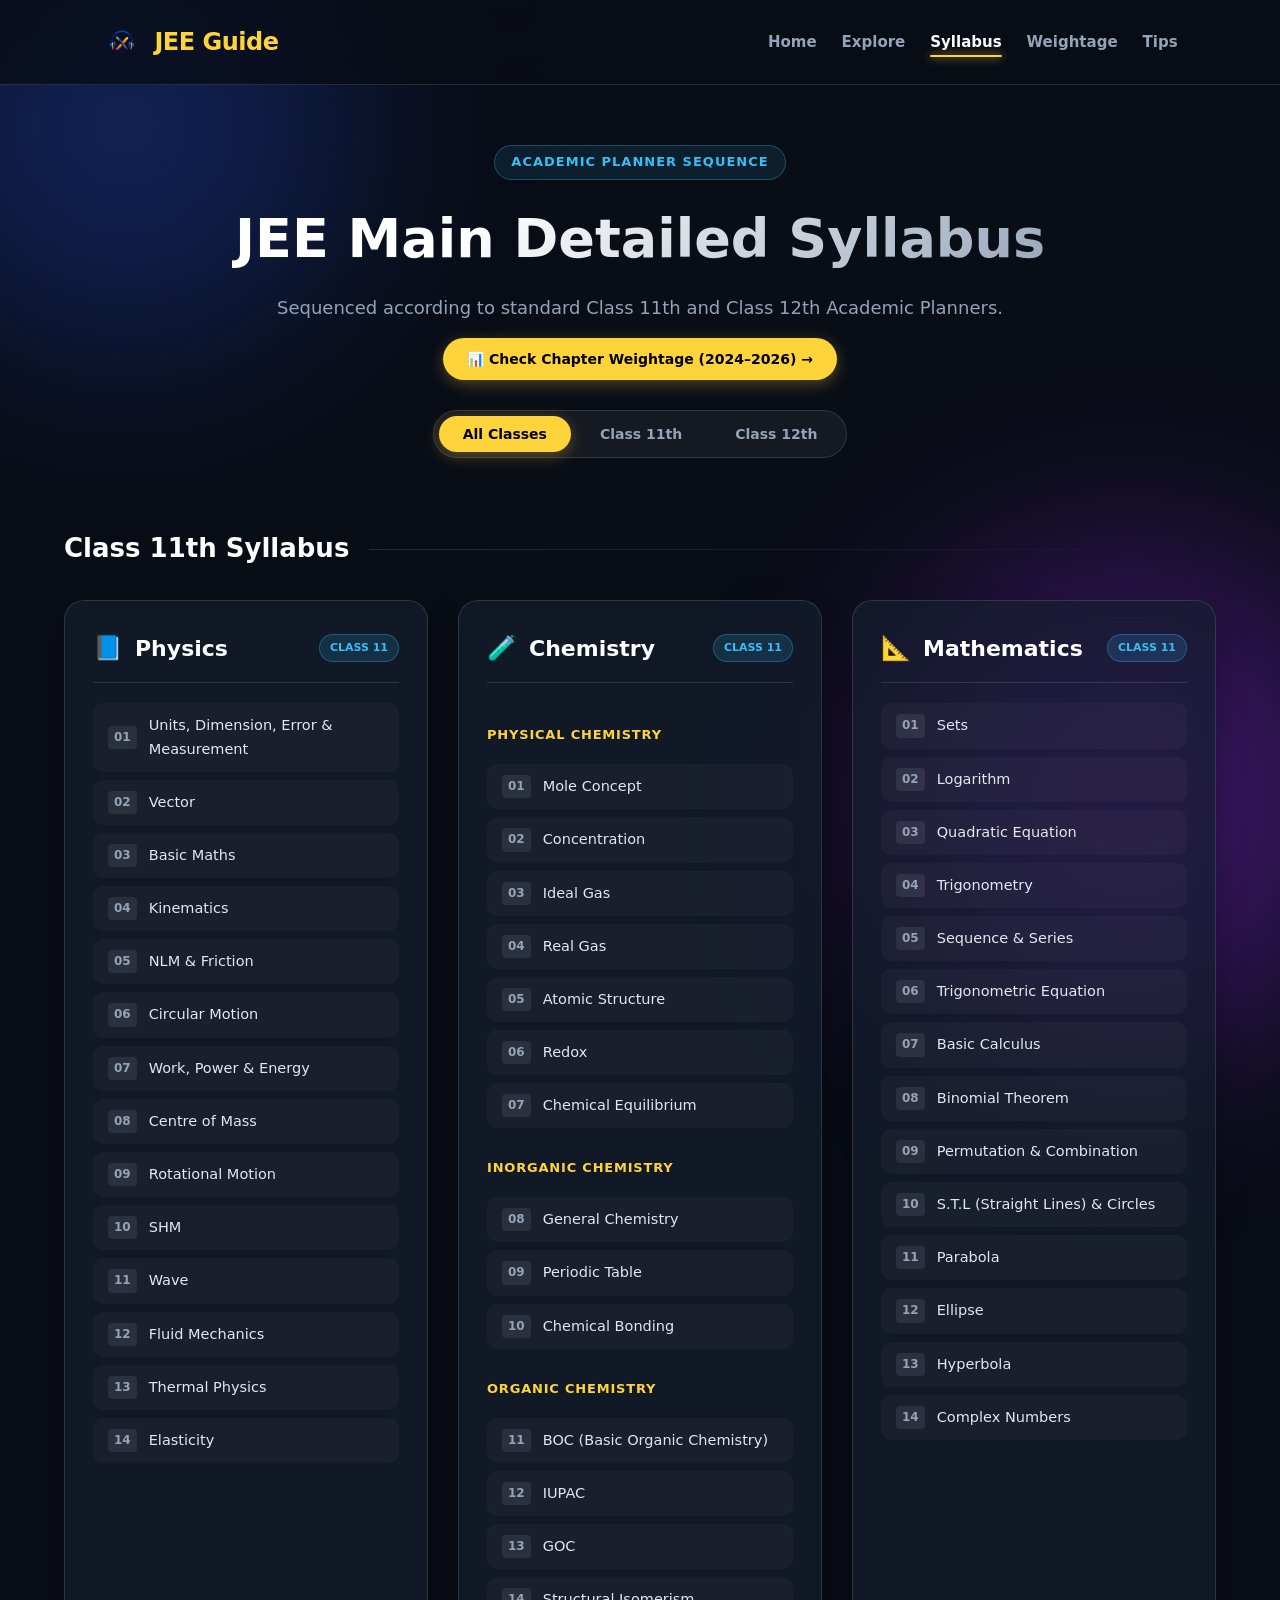
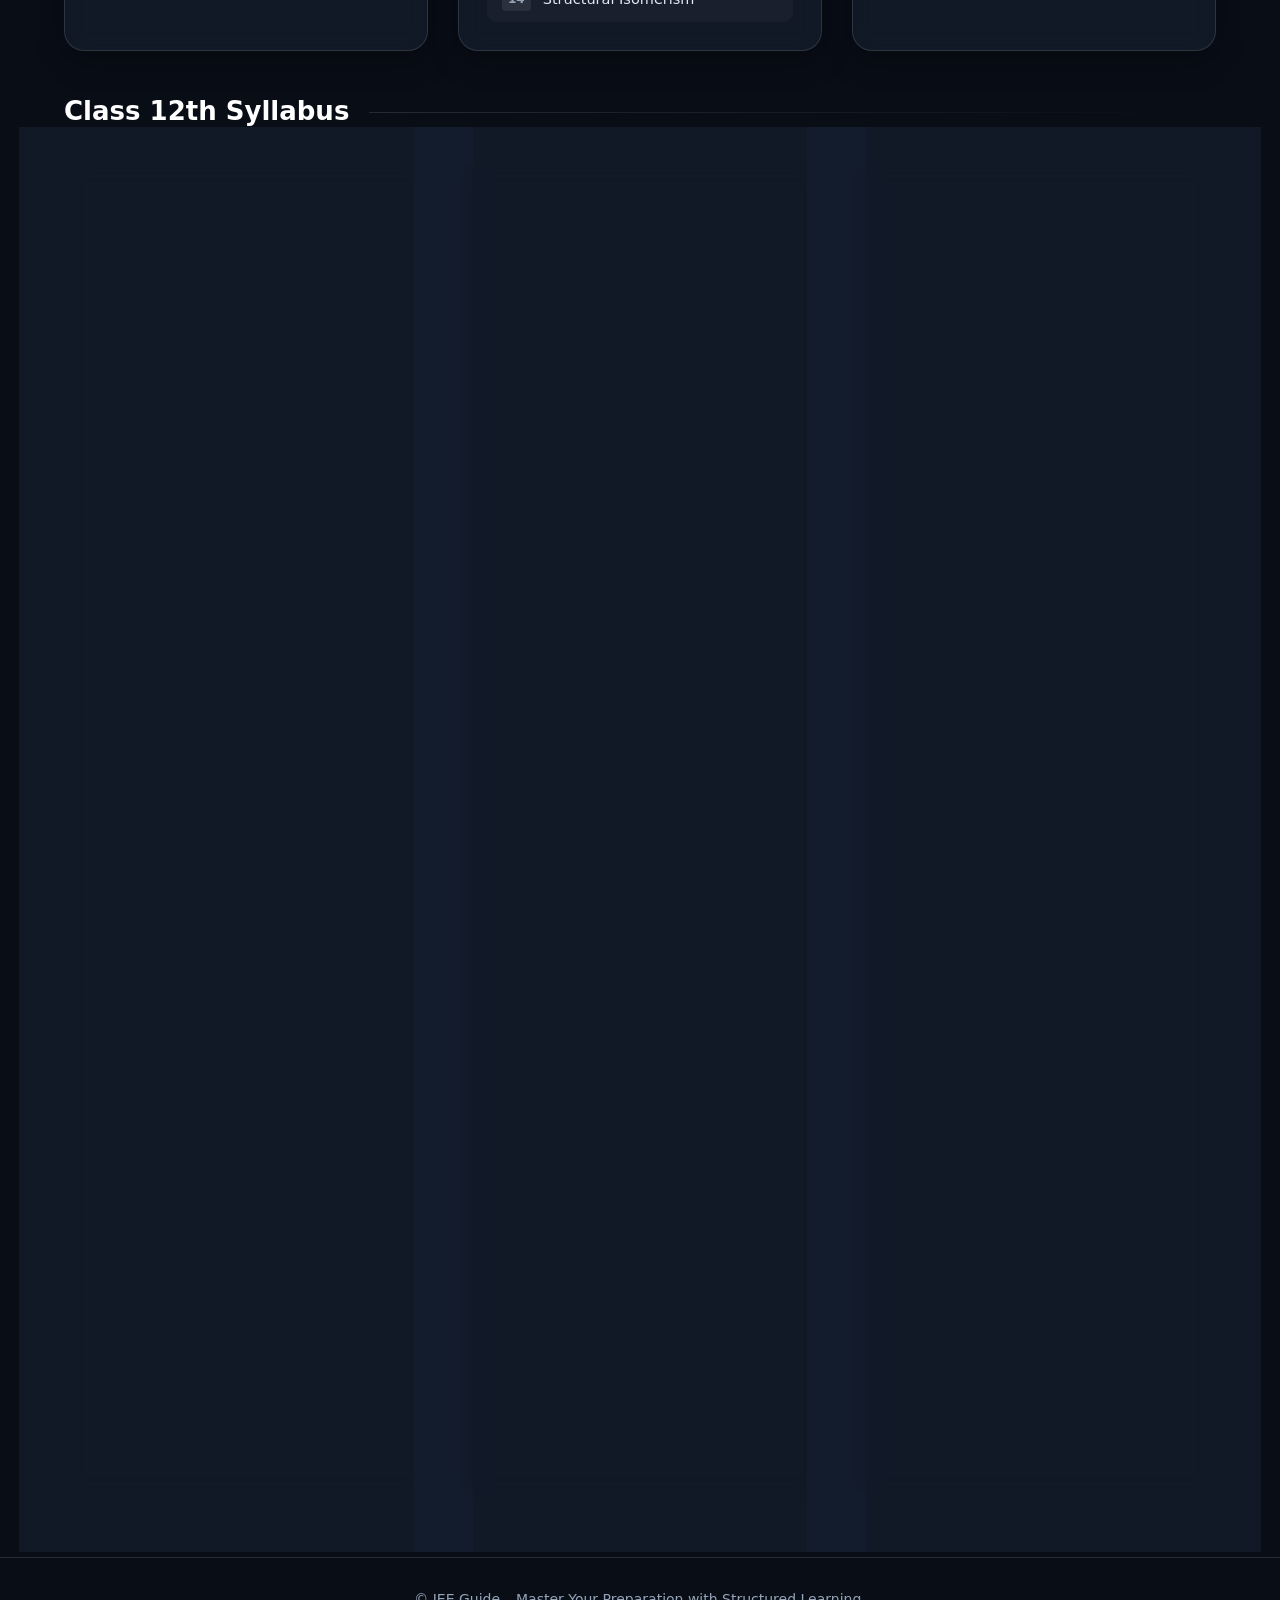
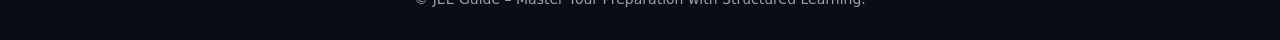
<file: syllabus.html>
<!DOCTYPE html>
<html lang="en">

<head>
    <meta charset="UTF-8">
    <meta name="viewport" content="width=device-width, initial-scale=1.0">

    <!-- Primary SEO Metadata -->
    <title>JEE Main Syllabus – Physics, Chemistry & Mathematics</title>
    <meta name="description" content="Explore the complete JEE Main syllabus for Physics, Chemistry, and Mathematics organized by Class 11th and Class 12th academic batch planners.">
    <meta name="keywords" content="JEE Main Syllabus, Physics Syllabus, Chemistry Syllabus, Mathematics Syllabus, Class 11th JEE, Class 12th JEE">
    <meta name="author" content="JEE Guide">
    <meta name="robots" content="index, follow, max-image-preview:large, max-snippet:-1, max-video-preview:-1">

    <!-- Canonical URL -->
    <link rel="canonical" href="https://rajputaadarshsingh24-bot.github.io/JEE-guide/syllabus.html">

    <!-- Open Graph / Facebook -->
    <meta property="og:type" content="website">
    <meta property="og:url" content="https://rajputaadarshsingh24-bot.github.io/JEE-guide/syllabus.html">
    <meta property="og:title" content="JEE Main Syllabus – Class 11th & 12th Breakdown">
    <meta property="og:description" content="Access the academic planner sequence for Physics, Chemistry, and Mathematics separated by Class 11th and Class 12th.">
    <meta property="og:image" content="https://rajputaadarshsingh24-bot.github.io/JEE-guide/images/logo.png">

    <!-- Twitter Cards -->
    <meta name="twitter:card" content="summary_large_image">
    <meta name="twitter:url" content="https://rajputaadarshsingh24-bot.github.io/JEE-guide/syllabus.html">
    <meta name="twitter:title" content="JEE Main Syllabus – Class 11th & 12th">
    <meta name="twitter:description" content="Explore subject-wise topics and sequential chapter breakdowns for JEE Main preparation.">
    <meta name="twitter:image" content="https://rajputaadarshsingh24-bot.github.io/JEE-guide/images/logo.png">

    <!-- Favicon -->
    <link rel="icon" type="image/png" href="images/logo.png">

    <!-- Stylesheet -->
    <link rel="stylesheet" href="syllabus.css?v=1.1">

    <!-- Structured Data: JSON-LD Schema -->
    <script type="application/ld+json">
    {
      "@context": "https://schema.org",
      "@graph": [
        {
          "@type": "Article",
          "@id": "https://rajputaadarshsingh24-bot.github.io/JEE-guide/syllabus.html#article",
          "headline": "JEE Main Syllabus – Physics, Chemistry & Mathematics",
          "description": "Comprehensive subject-wise syllabus guide for Class 11th and Class 12th JEE Main aspirants following official academic batch planners.",
          "author": {
            "@type": "Organization",
            "name": "JEE Guide"
          },
          "publisher": {
            "@type": "Organization",
            "name": "JEE Guide",
            "logo": {
              "@type": "ImageObject",
              "url": "https://rajputaadarshsingh24-bot.github.io/JEE-guide/images/logo.png"
            }
          }
        },
        {
          "@type": "BreadcrumbList",
          "itemListElement": [
            {
              "@type": "ListItem",
              "position": 1,
              "name": "Home",
              "item": "https://rajputaadarshsingh24-bot.github.io/JEE-guide/index.html"
            },
            {
              "@type": "ListItem",
              "position": 2,
              "name": "Syllabus",
              "item": "https://rajputaadarshsingh24-bot.github.io/JEE-guide/syllabus.html"
            }
          ]
        }
      ]
    }
    </script>
</head>

<body>

    <!-- Background Animated Blobs -->
    <div class="blob blob-1"></div>
    <div class="blob blob-2"></div>

    <!-- ================= NAVBAR ================= -->
    <header class="main-header">
        <nav aria-label="Main Navigation">
            <a href="index.html" class="brand-logo" aria-label="JEE Guide Homepage">
                <img src="images/logo.png" alt="JEE Guide Logo" width="40" height="40" class="nav-logo">
                <span class="brand-name">JEE Guide</span>
            </a>

            <ul class="nav-links">
                <li><a href="index.html" title="JEE Guide Home">Home</a></li>
                <li><a href="explore.html" title="Explore JEE Resources">Explore</a></li>
                <li><a href="syllabus.html" title="JEE Syllabus Details" class="active">Syllabus</a></li>
                <li><a href="weightage.html" title="JEE Chapter Weightage & Analysis">Weightage</a></li>
                <li><a href="tips.html" title="JEE Preparation Tips">Tips</a></li>
            </ul>
        </nav>
    </header>

    <main>
        <!-- ================= HEADING ================= -->
        <section class="heading" aria-label="Syllabus Header">
            <span class="badge-pill">Academic Planner Sequence</span>
            <h1>JEE Main Detailed Syllabus</h1>
            <p>Sequenced according to standard Class 11th and Class 12th Academic Planners.</p>

            <!-- Direct Weightage Action Link -->
            <div style="margin-top: 15px;">
                <a href="weightage.html" class="tab-btn active" style="text-decoration: none; display: inline-flex; align-items: center; gap: 8px;">
                    📊 Check Chapter Weightage (2024–2026) &rarr;
                </a>
            </div>

            <!-- Interactive Class Switcher Tabs -->
            <div class="tab-switcher" role="tablist" aria-label="Class Filter">
                <button class="tab-btn active" data-target="all" role="tab" aria-selected="true">All Classes</button>
                <button class="tab-btn" data-target="class11" role="tab" aria-selected="false">Class 11th</button>
                <button class="tab-btn" data-target="class12" role="tab" aria-selected="false">Class 12th</button>
            </div>
        </section>

        <!-- ================= CLASS 11TH SECTION ================= -->
        <section class="class-section syllabus-block" id="class11" aria-label="Class 11th Syllabus">
            <div class="section-header">
                <h2>Class 11th Syllabus</h2>
                <div class="section-line"></div>
            </div>

            <div class="container">

                <!-- CLASS 11 PHYSICS -->
                <article class="card animate-card">
                    <div class="card-header">
                        <span class="card-icon">📘</span>
                        <h3>Physics</h3>
                        <span class="class-tag">Class 11</span>
                    </div>
                    <ul class="chapter-list">
                        <li><span class="num">01</span> Units, Dimension, Error &amp; Measurement</li>
                        <li><span class="num">02</span> Vector</li>
                        <li><span class="num">03</span> Basic Maths</li>
                        <li><span class="num">04</span> Kinematics</li>
                        <li><span class="num">05</span> NLM &amp; Friction</li>
                        <li><span class="num">06</span> Circular Motion</li>
                        <li><span class="num">07</span> Work, Power &amp; Energy</li>
                        <li><span class="num">08</span> Centre of Mass</li>
                        <li><span class="num">09</span> Rotational Motion</li>
                        <li><span class="num">10</span> SHM</li>
                        <li><span class="num">11</span> Wave</li>
                        <li><span class="num">12</span> Fluid Mechanics</li>
                        <li><span class="num">13</span> Thermal Physics</li>
                        <li><span class="num">14</span> Elasticity</li>
                    </ul>
                </article>

                <!-- CLASS 11 CHEMISTRY -->
                <article class="card animate-card">
                    <div class="card-header">
                        <span class="card-icon">🧪</span>
                        <h3>Chemistry</h3>
                        <span class="class-tag">Class 11</span>
                    </div>
                    <ul class="chapter-list">
                        <li class="sub-heading">Physical Chemistry</li>
                        <li><span class="num">01</span> Mole Concept</li>
                        <li><span class="num">02</span> Concentration</li>
                        <li><span class="num">03</span> Ideal Gas</li>
                        <li><span class="num">04</span> Real Gas</li>
                        <li><span class="num">05</span> Atomic Structure</li>
                        <li><span class="num">06</span> Redox</li>
                        <li><span class="num">07</span> Chemical Equilibrium</li>

                        <li class="sub-heading">Inorganic Chemistry</li>
                        <li><span class="num">08</span> General Chemistry</li>
                        <li><span class="num">09</span> Periodic Table</li>
                        <li><span class="num">10</span> Chemical Bonding</li>

                        <li class="sub-heading">Organic Chemistry</li>
                        <li><span class="num">11</span> BOC (Basic Organic Chemistry)</li>
                        <li><span class="num">12</span> IUPAC</li>
                        <li><span class="num">13</span> GOC</li>
                        <li><span class="num">14</span> Structural Isomerism</li>
                    </ul>
                </article>

                <!-- CLASS 11 MATHEMATICS -->
                <article class="card animate-card">
                    <div class="card-header">
                        <span class="card-icon">📐</span>
                        <h3>Mathematics</h3>
                        <span class="class-tag">Class 11</span>
                    </div>
                    <ul class="chapter-list">
                        <li><span class="num">01</span> Sets</li>
                        <li><span class="num">02</span> Logarithm</li>
                        <li><span class="num">03</span> Quadratic Equation</li>
                        <li><span class="num">04</span> Trigonometry</li>
                        <li><span class="num">05</span> Sequence &amp; Series</li>
                        <li><span class="num">06</span> Trigonometric Equation</li>
                        <li><span class="num">07</span> Basic Calculus</li>
                        <li><span class="num">08</span> Binomial Theorem</li>
                        <li><span class="num">09</span> Permutation &amp; Combination</li>
                        <li><span class="num">10</span> S.T.L (Straight Lines) &amp; Circles</li>
                        <li><span class="num">11</span> Parabola</li>
                        <li><span class="num">12</span> Ellipse</li>
                        <li><span class="num">13</span> Hyperbola</li>
                        <li><span class="num">14</span> Complex Numbers</li>
                    </ul>
                </article>

            </div>
        </section>

        <!-- ================= CLASS 12TH SECTION ================= -->
        <section class="class-section syllabus-block" id="class12" aria-label="Class 12th Syllabus">
            <div class="section-header">
                <h2>Class 12th Syllabus</h2>
                <div class="section-line"></div>
            </div>

            <div class="container">

                <!-- CLASS 12 PHYSICS -->
                <article class="card animate-card">
                    <div class="card-header">
                        <span class="card-icon">⚡</span>
                        <h3>Physics</h3>
                        <span class="class-tag alt">Class 12</span>
                    </div>
                    <ul class="chapter-list">
                        <li><span class="num">01</span> Vector</li>
                        <li><span class="num">02</span> Geometrical Optics</li>
                        <li><span class="num">03</span> Electrostatics</li>
                        <li><span class="num">04</span> Gravitation</li>
                        <li><span class="num">05</span> Current Electricity</li>
                        <li><span class="num">06</span> Capacitance</li>
                        <li><span class="num">07</span> Magnetic Effect of Current</li>
                        <li><span class="num">08</span> Magnetic Properties</li>
                        <li><span class="num">09</span> EMI</li>
                        <li><span class="num">10</span> A.C.</li>
                        <li><span class="num">11</span> Wave Optics</li>
                        <li><span class="num">12</span> EM Wave</li>
                        <li><span class="num">13</span> Semiconductor</li>
                        <li><span class="num">14</span> Modern Physics</li>
                        <li><span class="num">15</span> Nuclear Physics</li>
                        <li><span class="num">16</span> Atomic Structure</li>
                    </ul>
                </article>

                <!-- CLASS 12 CHEMISTRY -->
                <article class="card animate-card">
                    <div class="card-header">
                        <span class="card-icon">🔬</span>
                        <h3>Chemistry</h3>
                        <span class="class-tag alt">Class 12</span>
                    </div>
                    <ul class="chapter-list">
                        <li class="sub-heading">Physical Chemistry</li>
                        <li><span class="num">01</span> Thermodynamics 1 &amp; 2</li>
                        <li><span class="num">02</span> Thermochemistry</li>
                        <li><span class="num">03</span> Chemical Kinetics</li>
                        <li><span class="num">04</span> Ionic Equilibrium</li>
                        <li><span class="num">05</span> Surface Chemistry</li>
                        <li><span class="num">06</span> Electrochemistry</li>
                        <li><span class="num">07</span> Liquid Solution</li>
                        <li><span class="num">08</span> Solid State</li>

                        <li class="sub-heading">Inorganic Chemistry</li>
                        <li><span class="num">09</span> Chemical Bonding</li>
                        <li><span class="num">10</span> Coordination Compounds</li>
                        <li><span class="num">11</span> p-Block, s-Block, d &amp; f-Block</li>
                        <li><span class="num">12</span> Salt Analysis &amp; Metallurgy</li>
                        <li><span class="num">13</span> Hydrogen &amp; Environmental Chemistry</li>

                        <li class="sub-heading">Organic Chemistry</li>
                        <li><span class="num">14</span> Stereoisomerism</li>
                        <li><span class="num">15</span> Alkyl Halides</li>
                        <li><span class="num">16</span> Aldehyde &amp; Ketone</li>
                        <li><span class="num">17</span> Hydrocarbons, Carboxylic Acid &amp; Amines</li>
                        <li><span class="num">18</span> Aromatic Compounds, Biomolecules &amp; Polymers</li>
                    </ul>
                </article>

                <!-- CLASS 12 MATHEMATICS -->
                <article class="card animate-card">
                    <div class="card-header">
                        <span class="card-icon">📊</span>
                        <h3>Mathematics</h3>
                        <span class="class-tag alt">Class 12</span>
                    </div>
                    <ul class="chapter-list">
                        <li><span class="num">01</span> Function</li>
                        <li><span class="num">02</span> ITF (Inverse Trigonometric Functions)</li>
                        <li><span class="num">03</span> Limits, Continuity &amp; Differentiability</li>
                        <li><span class="num">04</span> Method of Differentiation (MOD)</li>
                        <li><span class="num">05</span> Application of Derivatives (AOD)</li>
                        <li><span class="num">06</span> Indefinite &amp; Definite Integration</li>
                        <li><span class="num">07</span> Area Under Curve</li>
                        <li><span class="num">08</span> Differential Equation</li>
                        <li><span class="num">09</span> Vector &amp; 3D Geometry</li>
                        <li><span class="num">10</span> Probability</li>
                        <li><span class="num">11</span> Matrices &amp; Determinants</li>
                        <li><span class="num">12</span> Complex Numbers</li>
                    </ul>
                </article>

            </div>
        </section>
    </main>

    <!-- ================= FOOTER ================= -->
    <footer>
        <p>&copy; JEE Guide – Master Your Preparation with Structured Learning.</p>
    </footer>

    <!-- External JavaScript File -->
    <script src="syllabus.js"></script>

</body>

</html>
</file>
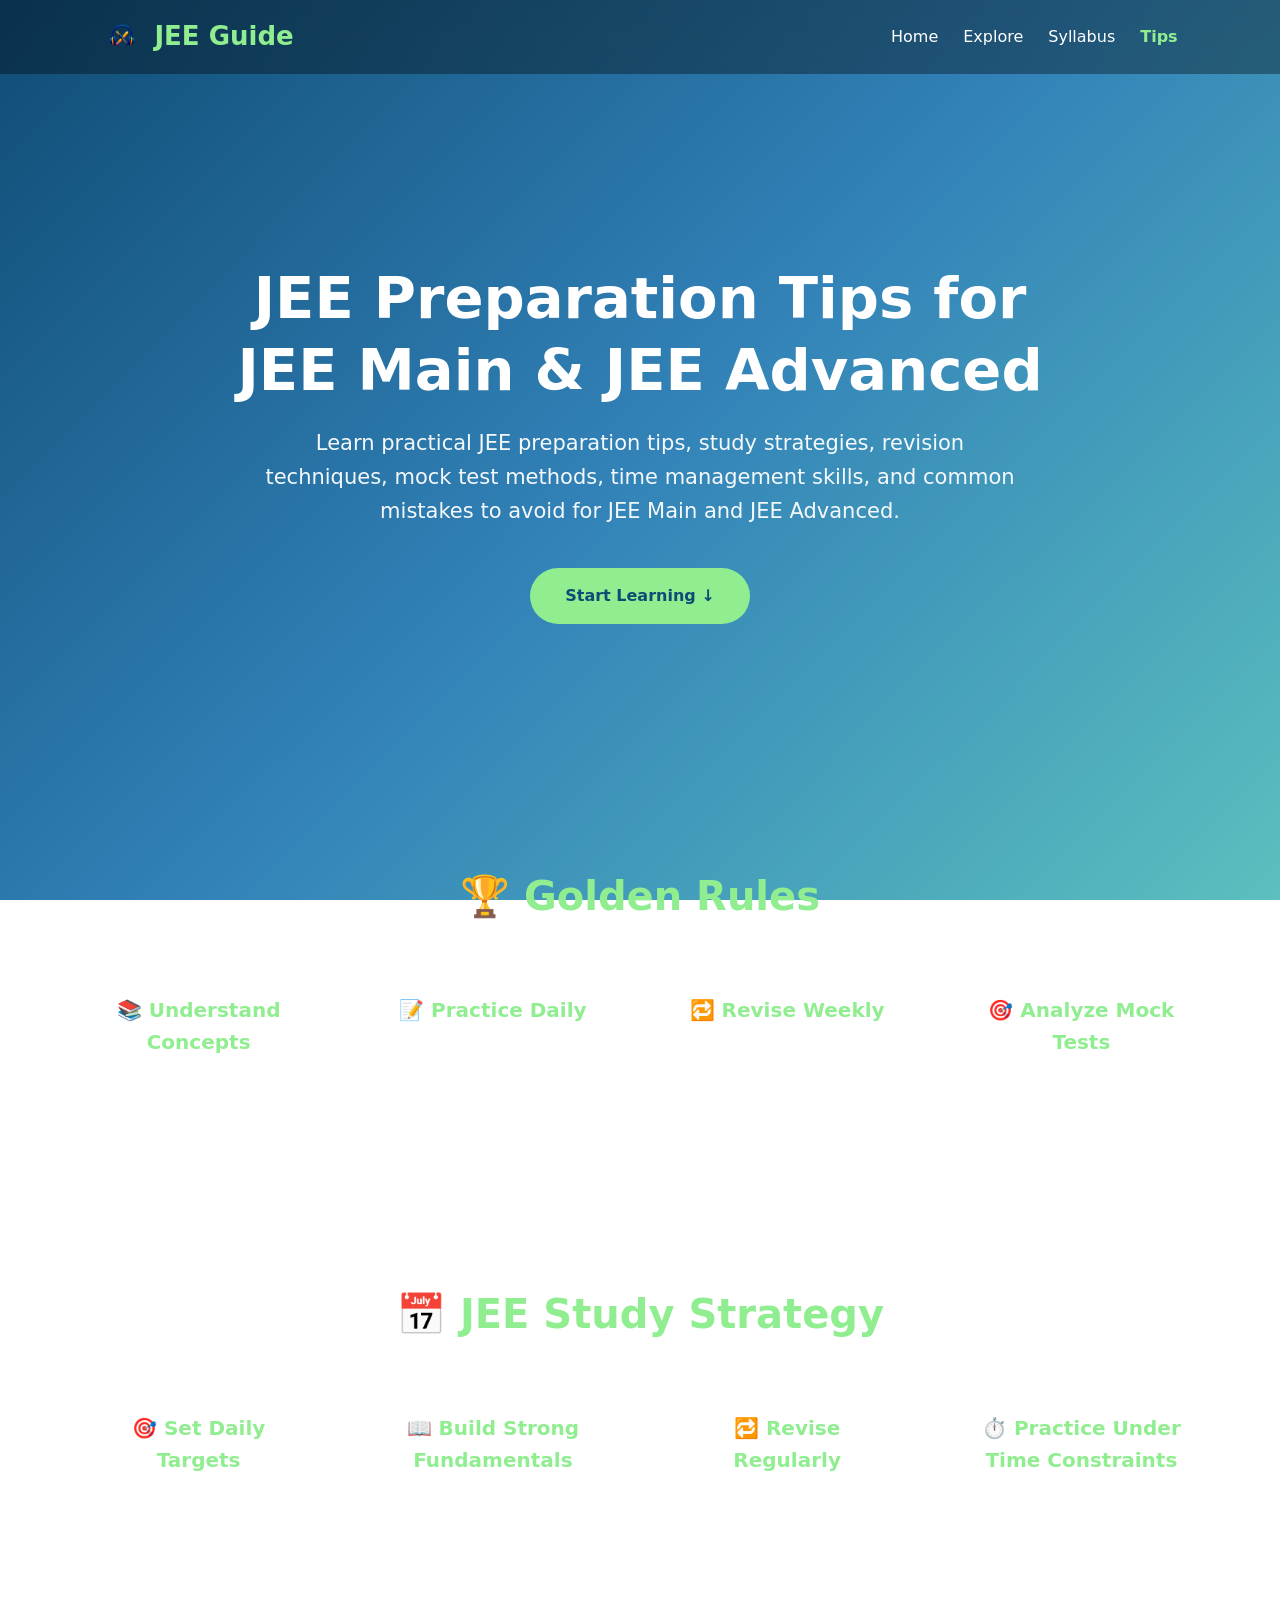
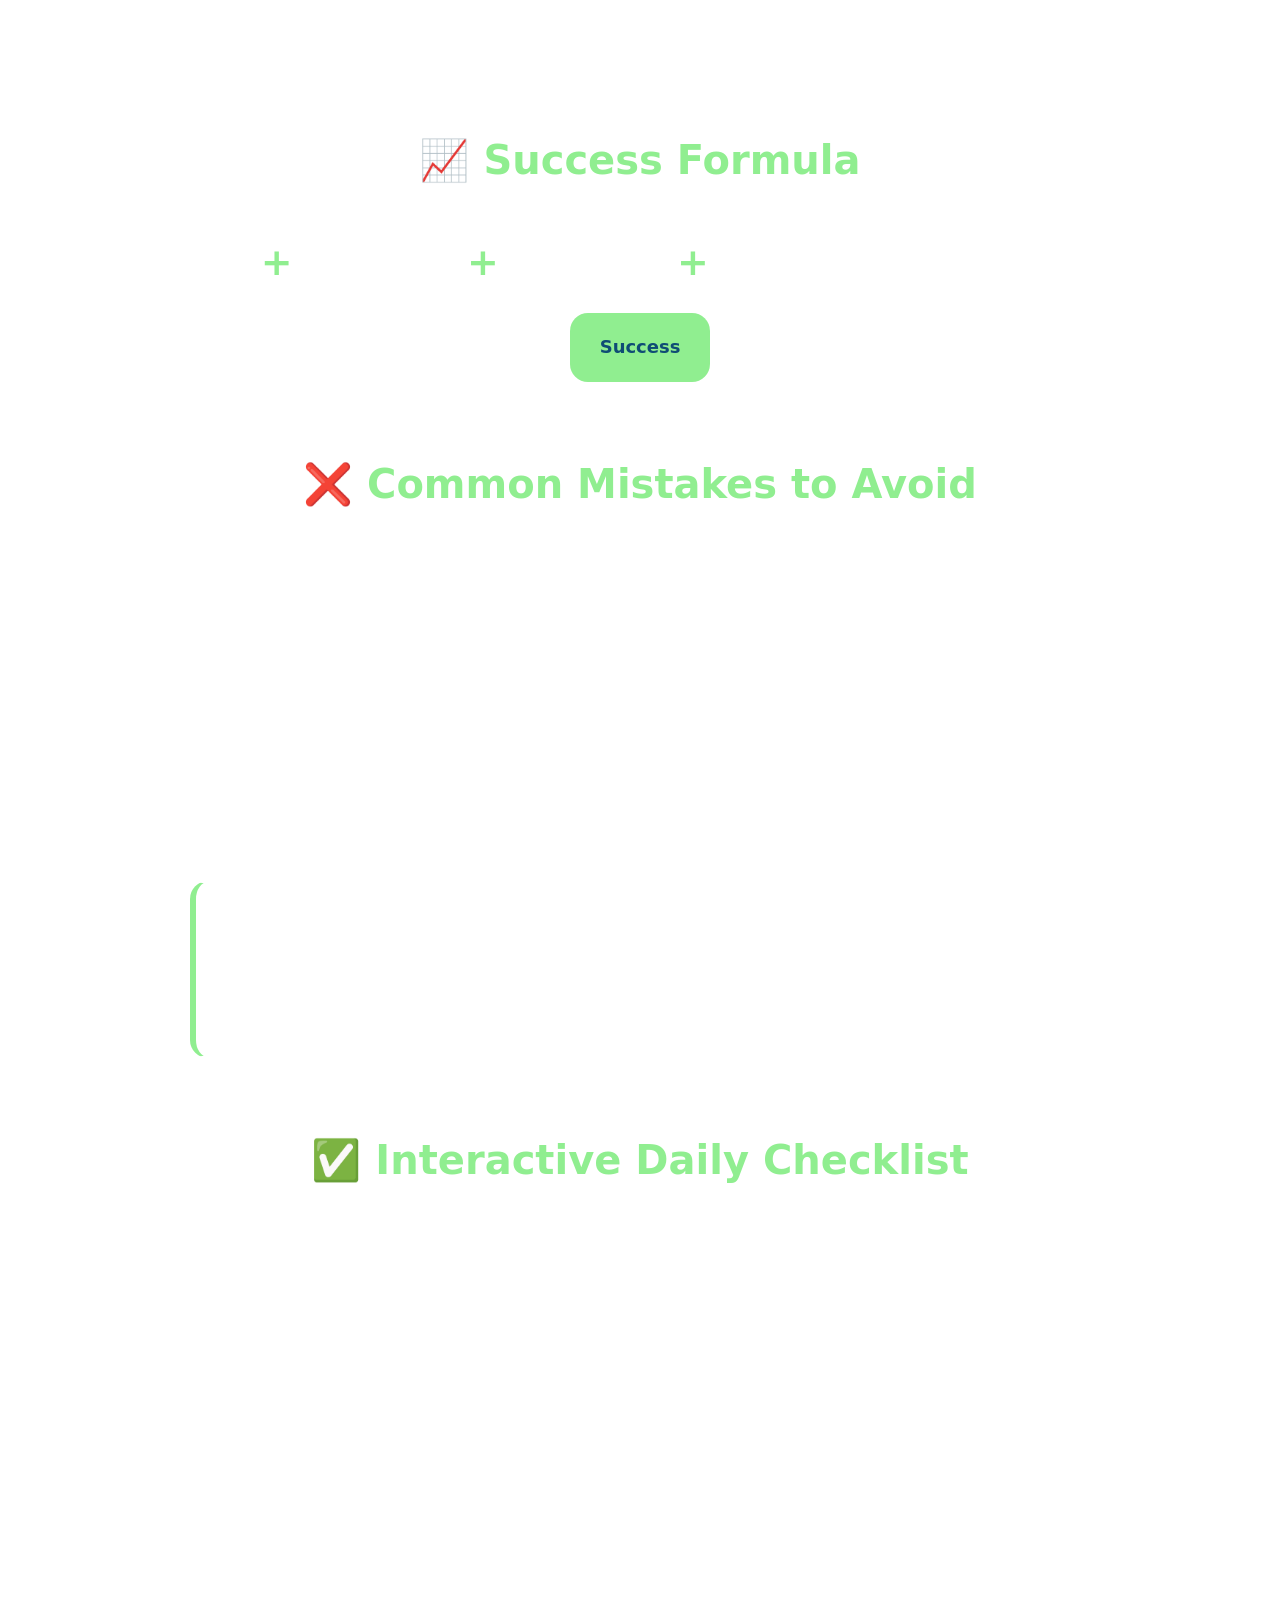
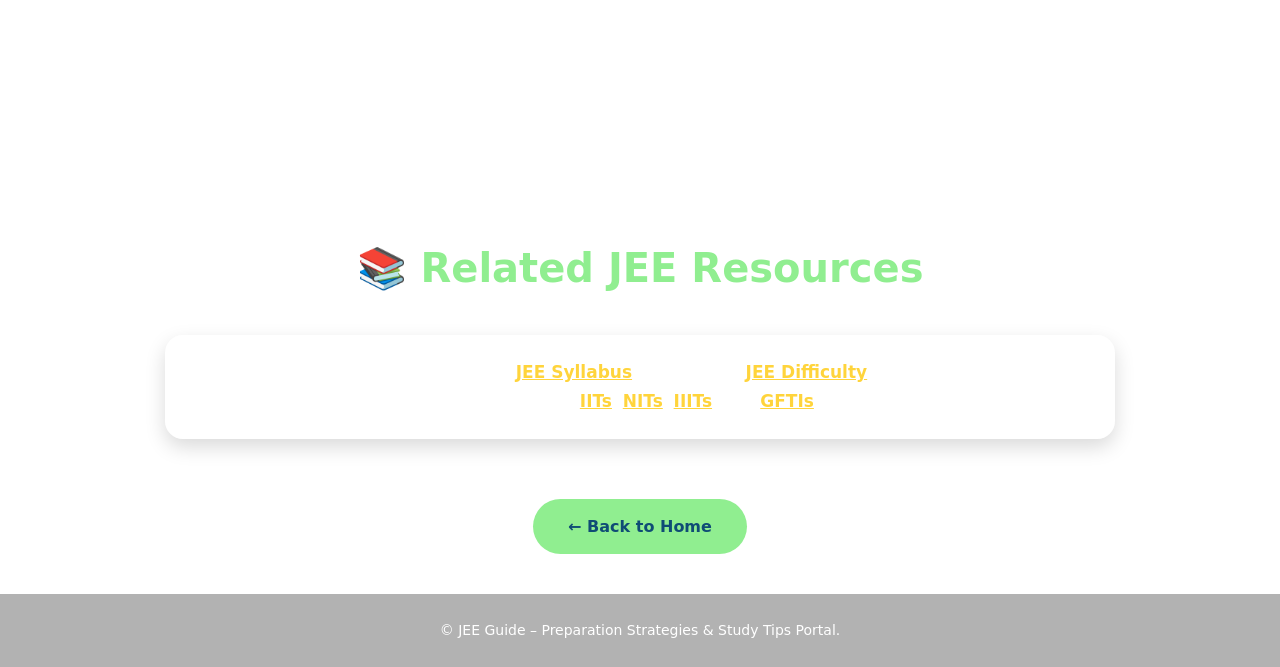
<file: tips.html>
<!DOCTYPE html>
<html lang="en">

<head>
    <meta charset="UTF-8">
    <meta name="viewport" content="width=device-width, initial-scale=1.0">

    <!-- Primary SEO Metadata -->
    <title>JEE Preparation Tips – JEE Main &amp; Advanced Study Strategy</title>
    <meta name="description" content="Master JEE Main &amp; Advanced preparation with proven study strategies, revision techniques, daily study routines, mock test strategies, and common mistakes to avoid.">
    <meta name="keywords" content="JEE preparation tips, how to crack JEE Main, JEE study strategy, JEE Advanced preparation, JEE revision tips, JEE mock test analysis">
    <meta name="author" content="JEE Guide">
    <meta name="robots" content="index, follow, max-image-preview:large, max-snippet:-1, max-video-preview:-1">

    <!-- Canonical URL -->
    <link rel="canonical" href="https://rajputaadarshsingh24-bot.github.io/JEE-guide/tips.html">

    <!-- Open Graph / Facebook -->
    <meta property="og:type" content="website">
    <meta property="og:url" content="https://rajputaadarshsingh24-bot.github.io/JEE-guide/tips.html">
    <meta property="og:title" content="JEE Preparation Tips – JEE Main &amp; Advanced Study Guide">
    <meta property="og:description" content="Essential preparation strategies, daily study routines, revision techniques, and golden rules for JEE Main and JEE Advanced aspirants.">
    <meta property="og:image" content="https://rajputaadarshsingh24-bot.github.io/JEE-guide/images/logo.png">

    <!-- Twitter Cards -->
    <meta name="twitter:card" content="summary_large_image">
    <meta name="twitter:url" content="https://rajputaadarshsingh24-bot.github.io/JEE-guide/tips.html">
    <meta name="twitter:title" content="JEE Preparation Tips &amp; Strategies">
    <meta name="twitter:description" content="Discover golden rules, daily targets, mock test strategies, and mistakes to avoid during JEE preparation.">
    <meta name="twitter:image" content="https://rajputaadarshsingh24-bot.github.io/JEE-guide/images/logo.png">

    <!-- Favicon -->
    <link rel="icon" type="image/png" href="images/logo.png">

    <!-- Stylesheet -->
    <link rel="stylesheet" href="tips.css">

    <!-- Structured Data: JSON-LD Schema -->
    <script type="application/ld+json">
    {
      "@context": "https://schema.org",
      "@graph": [
        {
          "@type": "Article",
          "@id": "https://rajputaadarshsingh24-bot.github.io/JEE-guide/tips.html#article",
          "headline": "JEE Preparation Tips for JEE Main & JEE Advanced",
          "description": "Comprehensive guide on study techniques, time management, daily checklists, and revision strategies for JEE aspirants.",
          "author": {
            "@type": "Organization",
            "name": "JEE Guide"
          },
          "publisher": {
            "@type": "Organization",
            "name": "JEE Guide",
            "logo": {
              "@type": "ImageObject",
              "url": "https://rajputaadarshsingh24-bot.github.io/JEE-guide/images/logo.png"
            }
          }
        },
        {
          "@type": "BreadcrumbList",
          "itemListElement": [
            {
              "@type": "ListItem",
              "position": 1,
              "name": "Home",
              "item": "https://rajputaadarshsingh24-bot.github.io/JEE-guide/index.html"
            },
            {
              "@type": "ListItem",
              "position": 2,
              "name": "Explore",
              "item": "https://rajputaadarshsingh24-bot.github.io/JEE-guide/explore.html"
            },
            {
              "@type": "ListItem",
              "position": 3,
              "name": "Preparation Tips",
              "item": "https://rajputaadarshsingh24-bot.github.io/JEE-guide/tips.html"
            }
          ]
        }
      ]
    }
    </script>
</head>

<body>

    <!-- ================= NAVBAR ================= -->
    <header class="main-header">
        <nav aria-label="Main Navigation">
            <a href="index.html" class="brand-logo" aria-label="JEE Guide Homepage">
                <img src="images/logo.png" alt="JEE Guide Logo" width="40" height="40" class="nav-logo">
                <span class="brand-name">JEE Guide</span>
            </a>

            <ul class="nav-links">
                <li><a href="index.html" title="JEE Guide Home">Home</a></li>
                <li><a href="explore.html" title="Explore JEE Resources">Explore</a></li>
                <li><a href="syllabus.html" title="JEE Syllabus Details">Syllabus</a></li>
                <li><a href="tips.html" title="JEE Preparation Tips">Tips</a></li>
            </ul>
        </nav>
    </header>

    <main>
        <!-- ================= HERO ================= -->
        <header class="hero" aria-label="Hero Header">
            <h1>JEE Preparation Tips for JEE Main &amp; JEE Advanced</h1>
            <p>
                Learn practical JEE preparation tips, study strategies, revision techniques,
                mock test methods, time management skills, and common mistakes to avoid for
                JEE Main and JEE Advanced.
            </p>
            <a href="#rules" class="hero-btn" title="Jump to Golden Rules">Start Learning &darr;</a>
        </header>

        <!-- ================= GOLDEN RULES ================= -->
        <section id="rules" aria-label="Golden Rules for JEE">
            <h2 class="section-title">🏆 Golden Rules</h2>
            <div class="rules">
                <div class="rule">
                    <h3>📚 Understand Concepts</h3>
                    <p>Focus on deep core understanding instead of mindlessly memorizing formulas.</p>
                </div>

                <div class="rule">
                    <h3>📝 Practice Daily</h3>
                    <p>Solve a diverse mix of numerical questions daily to build speed and accuracy.</p>
                </div>

                <div class="rule">
                    <h3>🔁 Revise Weekly</h3>
                    <p>Regular structured revision keeps formulas and concepts fresh long-term.</p>
                </div>

                <div class="rule">
                    <h3>🎯 Analyze Mock Tests</h3>
                    <p>Perform thorough error analysis after every mock exam to identify weak links.</p>
                </div>
            </div>
        </section>

        <!-- ================= STUDY STRATEGY ================= -->
        <section aria-label="JEE Study Strategy">
            <h2 class="section-title">📅 JEE Study Strategy</h2>
            <div class="rules">
                <div class="rule">
                    <h3>🎯 Set Daily Targets</h3>
                    <p>Divide your preparation into realistic, measurable daily goals across Physics, Chemistry, and Math.</p>
                </div>

                <div class="rule">
                    <h3>📖 Build Strong Fundamentals</h3>
                    <p>Master NCERT and foundational theory thoroughly before attempting advanced problem sets.</p>
                </div>

                <div class="rule">
                    <h3>🔁 Revise Regularly</h3>
                    <p>Revisit formulas, key concepts, and previously solved difficult problems at fixed intervals.</p>
                </div>

                <div class="rule">
                    <h3>⏱️ Practice Under Time Constraints</h3>
                    <p>Simulate realistic exam scenarios to master time management and decision-making under pressure.</p>
                </div>
            </div>
        </section>

        <!-- ================= SUCCESS FORMULA ================= -->
        <section aria-label="Success Formula">
            <h2 class="section-title">📈 Success Formula</h2>
            <div class="formula">
                <div class="box">Concepts</div>
                <div class="plus">+</div>
                <div class="box">Practice</div>
                <div class="plus">+</div>
                <div class="box">Revision</div>
                <div class="plus">+</div>
                <div class="box">Mock Tests</div>
                <div class="plus">+</div>
                <div class="box">Consistency</div>
                <div class="equal">=</div>
                <div class="success">Success</div>
            </div>
        </section>

        <!-- ================= MISTAKES ================= -->
        <section aria-label="Common Mistakes to Avoid">
            <h2 class="section-title">❌ Common Mistakes to Avoid</h2>
            <div class="mistakes">
                <div class="mistake">Watching endless video lectures without self-directed problem solving.</div>
                <div class="mistake">Ignoring NCERT textbooks, especially for Inorganic and Organic Chemistry.</div>
                <div class="mistake">Skipping periodic revision schedules and piling up backlog topics.</div>
                <div class="mistake">Giving too few timed mock tests or avoiding test error analysis.</div>
                <div class="mistake">Comparing your progress with peers instead of tracking personal growth.</div>
                <div class="mistake">Studying haphazardly without a structured daily time table.</div>
            </div>
        </section>

        <!-- ================= FINAL ADVICE / QUOTE ================= -->
        <section aria-label="Motivational Quote">
            <div class="quote">
                <h2>&ldquo;Consistency beats motivation. Small daily improvements over time lead to extraordinary results.&rdquo;</h2>
            </div>
        </section>

        <!-- ================= CHECKLIST ================= -->
        <section aria-label="Daily Preparation Checklist">
            <h2 class="section-title">✅ Interactive Daily Checklist</h2>
            <div class="checklist">
                <div class="check" role="checkbox" aria-checked="false" tabindex="0">☐ Studied Today's Scheduled Topics</div>
                <div class="check" role="checkbox" aria-checked="false" tabindex="0">☐ Solved Daily Practice Problems (DPP)</div>
                <div class="check" role="checkbox" aria-checked="false" tabindex="0">☐ Revised Previous Chapter Concepts</div>
                <div class="check" role="checkbox" aria-checked="false" tabindex="0">☐ Attempted Timed Practice / Mock Quiz</div>
                <div class="check" role="checkbox" aria-checked="false" tabindex="0">☐ Prioritized 7–8 Hours of Sleep</div>
                <div class="check" role="checkbox" aria-checked="false" tabindex="0">☐ Maintained Daily Consistency</div>
            </div>
        </section>

        <!-- ================= RELATED RESOURCES ================= -->
        <section aria-label="Related Resources">
            <h2 class="section-title">📚 Related JEE Resources</h2>
            <p class="info-bar">
                Continue your preparation with the 
                <a href="syllabus.html">JEE Syllabus</a>, 
                understand <a href="difficulty.html">JEE Difficulty</a>, 
                and explore top target institutes like 
                <a href="iits.html">IITs</a>, 
                <a href="nits.html">NITs</a>, 
                <a href="iiits.html">IIITs</a>, and 
                <a href="gftis.html">GFTIs</a>.
            </p>
        </section>

        <!-- ================= BACK BUTTON ================= -->
        <div class="back">
            <a href="index.html" title="Back to Homepage">&larr; Back to Home</a>
        </div>
    </main>

    <!-- ================= FOOTER ================= -->
    <footer>
        <p>&copy; JEE Guide – Preparation Strategies &amp; Study Tips Portal.</p>
    </footer>

    <!-- External JavaScript File -->
    <script src="tips.js"></script>

</body>

</html>
</file>
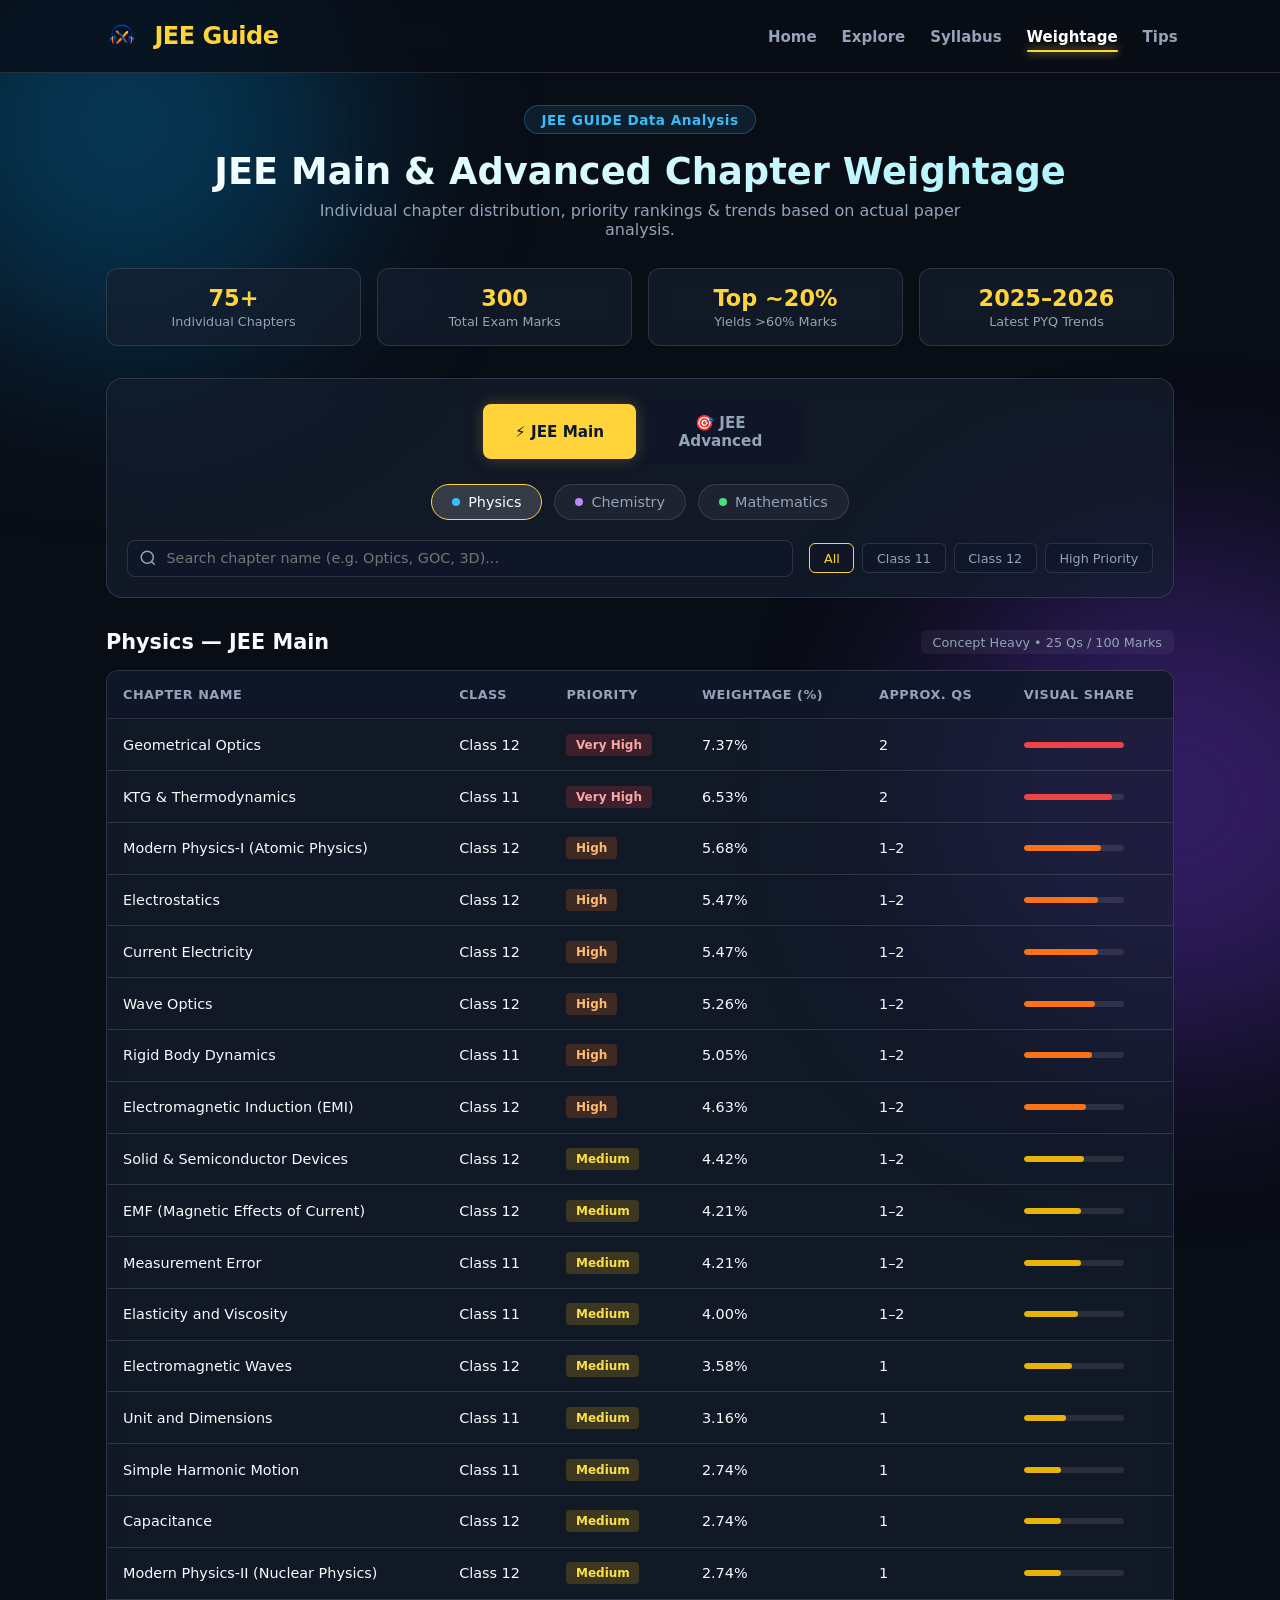
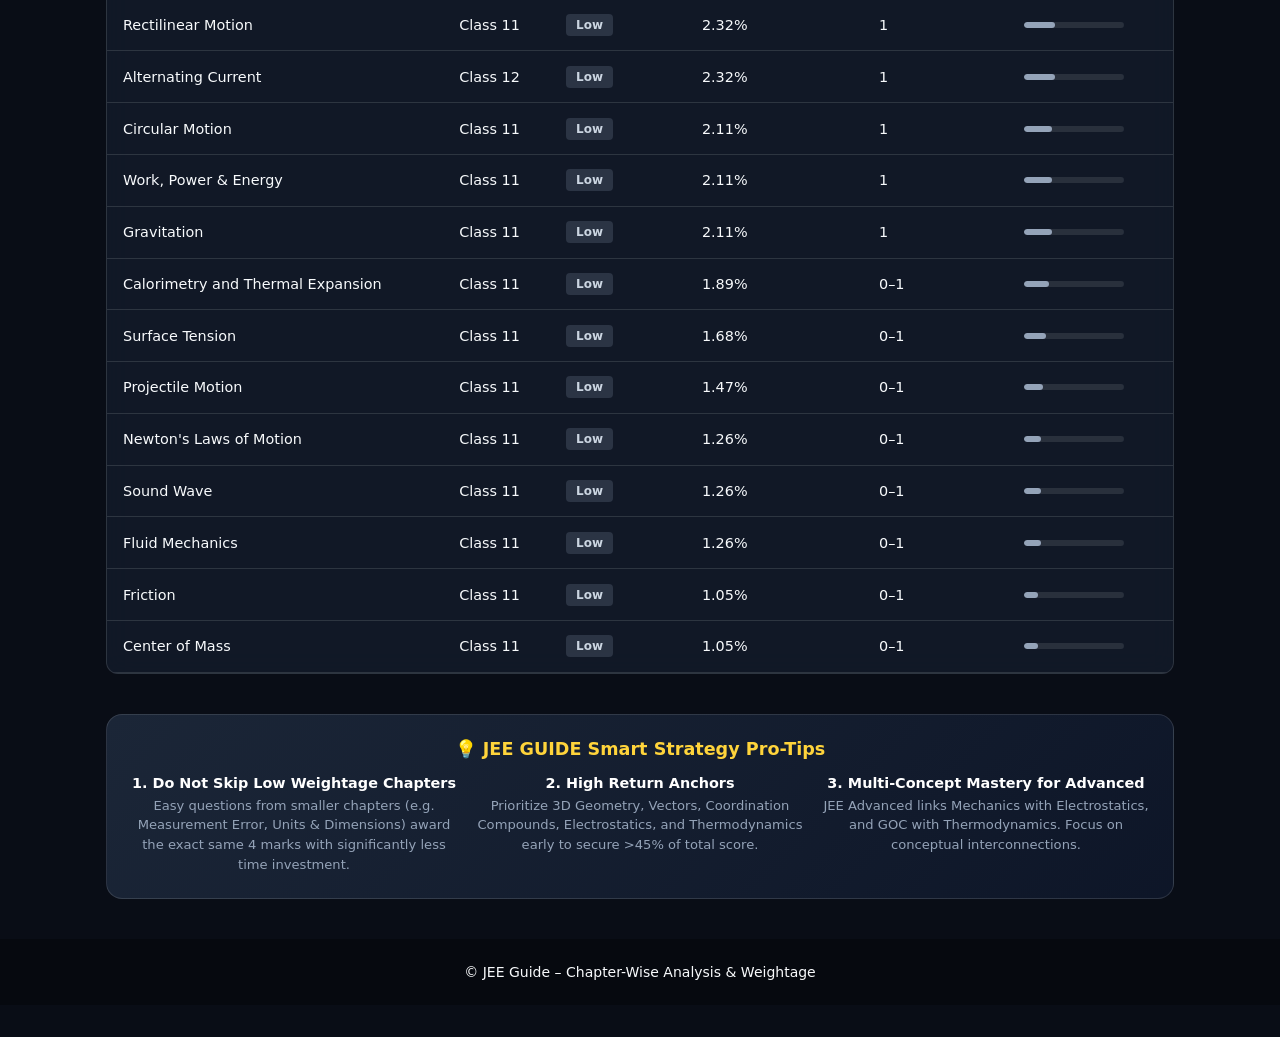
<file: weightage.html>
<!DOCTYPE html>
<html lang="en">

<head>
    <meta charset="UTF-8">
    <meta name="viewport" content="width=device-width, initial-scale=1.0">

    <!-- Primary SEO Metadata -->
    <title>JEE Main & Advanced Chapter-Wise Weightage Analysis</title>
    <meta name="description" content="Explore JEE Main & Advanced chapter-wise weightage analysis, priority rankings, and question distribution for Physics, Chemistry, and Mathematics.">
    <meta name="keywords" content="JEE Main Weightage, JEE Advanced Weightage, Chapter Wise Weightage, Physics Weightage, Chemistry Weightage, Mathematics Weightage">
    <meta name="author" content="JEE Guide">
    <meta name="robots" content="index, follow, max-image-preview:large, max-snippet:-1, max-video-preview:-1">

    <!-- Canonical URL -->
    <link rel="canonical" href="https://rajputaadarshsingh24-bot.github.io/JEE-guide/weightage.html">

    <!-- Open Graph / Facebook -->
    <meta property="og:type" content="website">
    <meta property="og:url" content="https://rajputaadarshsingh24-bot.github.io/JEE-guide/weightage.html">
    <meta property="og:title" content="JEE Main & Advanced Chapter Weightage Analysis">
    <meta property="og:description" content="Individual chapter distribution, priority rankings & trends based on actual paper analysis.">
    <meta property="og:image" content="https://rajputaadarshsingh24-bot.github.io/JEE-guide/images/logo.png">

    <!-- Twitter Cards -->
    <meta name="twitter:card" content="summary_large_image">
    <meta name="twitter:url" content="https://rajputaadarshsingh24-bot.github.io/JEE-guide/weightage.html">
    <meta name="twitter:title" content="JEE Main & Advanced Chapter Weightage">
    <meta name="twitter:description" content="Explore subject-wise topics and chapter weightage breakdown for JEE Main and Advanced.">
    <meta name="twitter:image" content="https://rajputaadarshsingh24-bot.github.io/JEE-guide/images/logo.png">

    <!-- Favicon -->
    <link rel="icon" type="image/png" href="images/logo.png">

    <!-- Stylesheet -->
    <link rel="stylesheet" href="weightage.css?v=1.1">

    <!-- Structured Data: JSON-LD Schema -->
    <script type="application/ld+json">
    {
      "@context": "https://schema.org",
      "@graph": [
        {
          "@type": "Article",
          "@id": "https://rajputaadarshsingh24-bot.github.io/JEE-guide/weightage.html#article",
          "headline": "JEE Main & Advanced Chapter-Wise Weightage Analysis",
          "description": "Comprehensive chapter weightage analysis for Physics, Chemistry, and Mathematics.",
          "author": {
            "@type": "Organization",
            "name": "JEE Guide"
          },
          "publisher": {
            "@type": "Organization",
            "name": "JEE Guide",
            "logo": {
              "@type": "ImageObject",
              "url": "https://rajputaadarshsingh24-bot.github.io/JEE-guide/images/logo.png"
            }
          }
        },
        {
          "@type": "BreadcrumbList",
          "itemListElement": [
            {
              "@type": "ListItem",
              "position": 1,
              "name": "Home",
              "item": "https://rajputaadarshsingh24-bot.github.io/JEE-guide/index.html"
            },
            {
              "@type": "ListItem",
              "position": 2,
              "name": "Weightage",
              "item": "https://rajputaadarshsingh24-bot.github.io/JEE-guide/weightage.html"
            }
          ]
        }
      ]
    }
    </script>
</head>

<body>

    <!-- Background Animated Blobs -->
    <div class="blob blob-1"></div>
    <div class="blob blob-2"></div>

    <!-- ================= NAVBAR ================= -->
    <header class="main-header">
        <nav aria-label="Main Navigation">
            <a href="index.html" class="brand-logo" aria-label="JEE Guide Homepage">
                <img src="images/logo.png" alt="JEE Guide Logo" width="40" height="40" class="nav-logo">
                <span class="brand-name">JEE Guide</span>
            </a>

            <ul class="nav-links">
                <li><a href="index.html" title="JEE Guide Home">Home</a></li>
                <li><a href="explore.html" title="Explore JEE Resources">Explore</a></li>
                <li><a href="syllabus.html" title="JEE Syllabus Details">Syllabus</a></li>
                <li><a href="weightage.html" title="JEE Chapter Weightage & Analysis" class="active">Weightage</a></li>
                <li><a href="tips.html" title="JEE Preparation Tips">Tips</a></li>
            </ul>
        </nav>
    </header>

    <!-- Main Container -->
    <div class="app-container">

        <!-- Header / Hero Section -->
        <header class="hero-section">
            <div class="badge-pill">JEE GUIDE Data Analysis</div>
            <h1>JEE Main & Advanced Chapter Weightage</h1>
            <p class="subtitle">Individual chapter distribution, priority rankings & trends based on actual paper analysis.</p>

            <!-- Key Metrics Overview Cards -->
            <div class="metrics-grid">
                <div class="metric-card">
                    <span class="metric-value">75+</span>
                    <span class="metric-label">Individual Chapters</span>
                </div>
                <div class="metric-card">
                    <span class="metric-value">300</span>
                    <span class="metric-label">Total Exam Marks</span>
                </div>
                <div class="metric-card">
                    <span class="metric-value">Top ~20%</span>
                    <span class="metric-label">Yields >60% Marks</span>
                </div>
                <div class="metric-card">
                    <span class="metric-value">2025–2026</span>
                    <span class="metric-label">Latest PYQ Trends</span>
                </div>
            </div>
        </header>

        <!-- Controls & Filter Toolbar -->
        <div class="controls-card">
            
            <!-- Top Level Switcher: Exam Type -->
            <div class="exam-toggle-container">
                <button class="exam-btn active" data-exam="jee-main">
                    <span class="exam-icon">⚡</span> JEE Main
                </button>
                <button class="exam-btn" data-exam="jee-advanced">
                    <span class="exam-icon">🎯</span> JEE Advanced
                </button>
            </div>

            <!-- Subject Tabs -->
            <div class="subject-tabs">
                <button class="subject-btn active" data-subject="physics">
                    <span class="dot physics-dot"></span> Physics
                </button>
                <button class="subject-btn" data-subject="chemistry">
                    <span class="dot chem-dot"></span> Chemistry
                </button>
                <button class="subject-btn" data-subject="maths">
                    <span class="dot math-dot"></span> Mathematics
                </button>
            </div>

            <!-- Search & Quick Filters -->
            <div class="filter-row">
                <div class="search-box">
                    <svg class="search-icon" viewBox="0 0 24 24" fill="none" stroke="currentColor" stroke-width="2">
                        <circle cx="11" cy="11" r="8"></circle>
                        <line x1="21" y1="21" x2="16.65" y2="16.65"></line>
                    </svg>
                    <input type="text" id="chapterSearch" placeholder="Search chapter name (e.g. Optics, GOC, 3D)...">
                </div>

                <div class="filter-chips">
                    <button class="chip active" data-filter="all">All</button>
                    <button class="chip" data-filter="class11">Class 11</button>
                    <button class="chip" data-filter="class12">Class 12</button>
                    <button class="chip" data-filter="high-priority">High Priority</button>
                </div>
            </div>

        </div>

        <!-- Main Content Area -->
        <main class="content-container">

            <!-- ========================================== -->
            <!-- 1. JEE MAIN SECTIONS                       -->
            <!-- ========================================== -->

            <!-- Physics - JEE Main -->
            <section id="jee-main-physics" class="weightage-section active">
                <div class="section-header">
                    <h2>Physics — JEE Main</h2>
                    <span class="info-tag">Concept Heavy • 25 Qs / 100 Marks</span>
                </div>
                <div class="table-responsive">
                    <table class="data-table">
                        <thead>
                            <tr>
                                <th>Chapter Name</th>
                                <th>Class</th>
                                <th>Priority</th>
                                <th>Weightage (%)</th>
                                <th>Approx. Qs</th>
                                <th>Visual Share</th>
                            </tr>
                        </thead>
                        <tbody>
                            <tr data-class="class12" data-priority="very-high"><td>Geometrical Optics</td><td>Class 12</td><td><span class="badge vhigh">Very High</span></td><td>7.37%</td><td>2</td><td><div class="progress-bar"><div class="fill vhigh" style="width: 100%;"></div></div></td></tr>
                            <tr data-class="class11" data-priority="very-high"><td>KTG & Thermodynamics</td><td>Class 11</td><td><span class="badge vhigh">Very High</span></td><td>6.53%</td><td>2</td><td><div class="progress-bar"><div class="fill vhigh" style="width: 88%;"></div></div></td></tr>
                            <tr data-class="class12" data-priority="high"><td>Modern Physics-I (Atomic Physics)</td><td>Class 12</td><td><span class="badge high">High</span></td><td>5.68%</td><td>1–2</td><td><div class="progress-bar"><div class="fill high" style="width: 77%;"></div></div></td></tr>
                            <tr data-class="class12" data-priority="high"><td>Electrostatics</td><td>Class 12</td><td><span class="badge high">High</span></td><td>5.47%</td><td>1–2</td><td><div class="progress-bar"><div class="fill high" style="width: 74%;"></div></div></td></tr>
                            <tr data-class="class12" data-priority="high"><td>Current Electricity</td><td>Class 12</td><td><span class="badge high">High</span></td><td>5.47%</td><td>1–2</td><td><div class="progress-bar"><div class="fill high" style="width: 74%;"></div></div></td></tr>
                            <tr data-class="class12" data-priority="high"><td>Wave Optics</td><td>Class 12</td><td><span class="badge high">High</span></td><td>5.26%</td><td>1–2</td><td><div class="progress-bar"><div class="fill high" style="width: 71%;"></div></div></td></tr>
                            <tr data-class="class11" data-priority="high"><td>Rigid Body Dynamics</td><td>Class 11</td><td><span class="badge high">High</span></td><td>5.05%</td><td>1–2</td><td><div class="progress-bar"><div class="fill high" style="width: 68%;"></div></div></td></tr>
                            <tr data-class="class12" data-priority="high"><td>Electromagnetic Induction (EMI)</td><td>Class 12</td><td><span class="badge high">High</span></td><td>4.63%</td><td>1–2</td><td><div class="progress-bar"><div class="fill high" style="width: 62%;"></div></div></td></tr>
                            <tr data-class="class12" data-priority="medium"><td>Solid & Semiconductor Devices</td><td>Class 12</td><td><span class="badge medium">Medium</span></td><td>4.42%</td><td>1–2</td><td><div class="progress-bar"><div class="fill medium" style="width: 60%;"></div></div></td></tr>
                            <tr data-class="class12" data-priority="medium"><td>EMF (Magnetic Effects of Current)</td><td>Class 12</td><td><span class="badge medium">Medium</span></td><td>4.21%</td><td>1–2</td><td><div class="progress-bar"><div class="fill medium" style="width: 57%;"></div></div></td></tr>
                            <tr data-class="class11" data-priority="medium"><td>Measurement Error</td><td>Class 11</td><td><span class="badge medium">Medium</span></td><td>4.21%</td><td>1–2</td><td><div class="progress-bar"><div class="fill medium" style="width: 57%;"></div></div></td></tr>
                            <tr data-class="class11" data-priority="medium"><td>Elasticity and Viscosity</td><td>Class 11</td><td><span class="badge medium">Medium</span></td><td>4.00%</td><td>1–2</td><td><div class="progress-bar"><div class="fill medium" style="width: 54%;"></div></div></td></tr>
                            <tr data-class="class12" data-priority="medium"><td>Electromagnetic Waves</td><td>Class 12</td><td><span class="badge medium">Medium</span></td><td>3.58%</td><td>1</td><td><div class="progress-bar"><div class="fill medium" style="width: 48%;"></div></div></td></tr>
                            <tr data-class="class11" data-priority="medium"><td>Unit and Dimensions</td><td>Class 11</td><td><span class="badge medium">Medium</span></td><td>3.16%</td><td>1</td><td><div class="progress-bar"><div class="fill medium" style="width: 42%;"></div></div></td></tr>
                            <tr data-class="class11" data-priority="medium"><td>Simple Harmonic Motion</td><td>Class 11</td><td><span class="badge medium">Medium</span></td><td>2.74%</td><td>1</td><td><div class="progress-bar"><div class="fill medium" style="width: 37%;"></div></div></td></tr>
                            <tr data-class="class12" data-priority="medium"><td>Capacitance</td><td>Class 12</td><td><span class="badge medium">Medium</span></td><td>2.74%</td><td>1</td><td><div class="progress-bar"><div class="fill medium" style="width: 37%;"></div></div></td></tr>
                            <tr data-class="class12" data-priority="medium"><td>Modern Physics-II (Nuclear Physics)</td><td>Class 12</td><td><span class="badge medium">Medium</span></td><td>2.74%</td><td>1</td><td><div class="progress-bar"><div class="fill medium" style="width: 37%;"></div></div></td></tr>
                            <tr data-class="class11" data-priority="low"><td>Rectilinear Motion</td><td>Class 11</td><td><span class="badge low">Low</span></td><td>2.32%</td><td>1</td><td><div class="progress-bar"><div class="fill low" style="width: 31%;"></div></div></td></tr>
                            <tr data-class="class12" data-priority="low"><td>Alternating Current</td><td>Class 12</td><td><span class="badge low">Low</span></td><td>2.32%</td><td>1</td><td><div class="progress-bar"><div class="fill low" style="width: 31%;"></div></div></td></tr>
                            <tr data-class="class11" data-priority="low"><td>Circular Motion</td><td>Class 11</td><td><span class="badge low">Low</span></td><td>2.11%</td><td>1</td><td><div class="progress-bar"><div class="fill low" style="width: 28%;"></div></div></td></tr>
                            <tr data-class="class11" data-priority="low"><td>Work, Power & Energy</td><td>Class 11</td><td><span class="badge low">Low</span></td><td>2.11%</td><td>1</td><td><div class="progress-bar"><div class="fill low" style="width: 28%;"></div></div></td></tr>
                            <tr data-class="class11" data-priority="low"><td>Gravitation</td><td>Class 11</td><td><span class="badge low">Low</span></td><td>2.11%</td><td>1</td><td><div class="progress-bar"><div class="fill low" style="width: 28%;"></div></div></td></tr>
                            <tr data-class="class11" data-priority="low"><td>Calorimetry and Thermal Expansion</td><td>Class 11</td><td><span class="badge low">Low</span></td><td>1.89%</td><td>0–1</td><td><div class="progress-bar"><div class="fill low" style="width: 25%;"></div></div></td></tr>
                            <tr data-class="class11" data-priority="low"><td>Surface Tension</td><td>Class 11</td><td><span class="badge low">Low</span></td><td>1.68%</td><td>0–1</td><td><div class="progress-bar"><div class="fill low" style="width: 22%;"></div></div></td></tr>
                            <tr data-class="class11" data-priority="low"><td>Projectile Motion</td><td>Class 11</td><td><span class="badge low">Low</span></td><td>1.47%</td><td>0–1</td><td><div class="progress-bar"><div class="fill low" style="width: 19%;"></div></div></td></tr>
                            <tr data-class="class11" data-priority="low"><td>Newton's Laws of Motion</td><td>Class 11</td><td><span class="badge low">Low</span></td><td>1.26%</td><td>0–1</td><td><div class="progress-bar"><div class="fill low" style="width: 17%;"></div></div></td></tr>
                            <tr data-class="class11" data-priority="low"><td>Sound Wave</td><td>Class 11</td><td><span class="badge low">Low</span></td><td>1.26%</td><td>0–1</td><td><div class="progress-bar"><div class="fill low" style="width: 17%;"></div></div></td></tr>
                            <tr data-class="class11" data-priority="low"><td>Fluid Mechanics</td><td>Class 11</td><td><span class="badge low">Low</span></td><td>1.26%</td><td>0–1</td><td><div class="progress-bar"><div class="fill low" style="width: 17%;"></div></div></td></tr>
                            <tr data-class="class11" data-priority="low"><td>Friction</td><td>Class 11</td><td><span class="badge low">Low</span></td><td>1.05%</td><td>0–1</td><td><div class="progress-bar"><div class="fill low" style="width: 14%;"></div></div></td></tr>
                            <tr data-class="class11" data-priority="low"><td>Center of Mass</td><td>Class 11</td><td><span class="badge low">Low</span></td><td>1.05%</td><td>0–1</td><td><div class="progress-bar"><div class="fill low" style="width: 14%;"></div></div></td></tr>
                        </tbody>
                    </table>
                </div>
            </section>

            <!-- Chemistry - JEE Main -->
            <section id="jee-main-chemistry" class="weightage-section">
                <div class="section-header">
                    <h2>Chemistry — JEE Main</h2>
                    <span class="info-tag">Most Scoring • Theory & Application Focus</span>
                </div>
                <div class="table-responsive">
                    <table class="data-table">
                        <thead>
                            <tr>
                                <th>Chapter Name</th>
                                <th>Class</th>
                                <th>Priority</th>
                                <th>Weightage (%)</th>
                                <th>Approx. Qs</th>
                                <th>Visual Share</th>
                            </tr>
                        </thead>
                        <tbody>
                            <tr data-class="class12" data-priority="very-high"><td>Coordination Compounds</td><td>Class 12</td><td><span class="badge vhigh">Very High</span></td><td>11.20%</td><td>3</td><td><div class="progress-bar"><div class="fill vhigh" style="width: 100%;"></div></div></td></tr>
                            <tr data-class="class11" data-priority="very-high"><td>General Organic Chemistry (GOC)</td><td>Class 11</td><td><span class="badge vhigh">Very High</span></td><td>9.50%</td><td>2–3</td><td><div class="progress-bar"><div class="fill vhigh" style="width: 85%;"></div></div></td></tr>
                            <tr data-class="class11" data-priority="high"><td>Chemical Bonding & Molecular Structure</td><td>Class 11</td><td><span class="badge high">High</span></td><td>8.80%</td><td>2–3</td><td><div class="progress-bar"><div class="fill high" style="width: 78%;"></div></div></td></tr>
                            <tr data-class="class12" data-priority="high"><td>d & f-Block Elements</td><td>Class 12</td><td><span class="badge high">High</span></td><td>7.20%</td><td>2</td><td><div class="progress-bar"><div class="fill high" style="width: 64%;"></div></div></td></tr>
                            <tr data-class="class11" data-priority="high"><td>Hydrocarbons</td><td>Class 11</td><td><span class="badge high">High</span></td><td>6.50%</td><td>1–2</td><td><div class="progress-bar"><div class="fill high" style="width: 58%;"></div></div></td></tr>
                            <tr data-class="class11" data-priority="high"><td>Thermodynamics</td><td>Class 11</td><td><span class="badge high">High</span></td><td>6.00%</td><td>1–2</td><td><div class="progress-bar"><div class="fill high" style="width: 53%;"></div></div></td></tr>
                            <tr data-class="class12" data-priority="high"><td>Chemical Kinetics</td><td>Class 12</td><td><span class="badge high">High</span></td><td>5.80%</td><td>1–2</td><td><div class="progress-bar"><div class="fill high" style="width: 51%;"></div></div></td></tr>
                            <tr data-class="class12" data-priority="medium"><td>Solutions</td><td>Class 12</td><td><span class="badge medium">Medium</span></td><td>5.50%</td><td>1–2</td><td><div class="progress-bar"><div class="fill medium" style="width: 49%;"></div></div></td></tr>
                            <tr data-class="class12" data-priority="medium"><td>Electrochemistry</td><td>Class 12</td><td><span class="badge medium">Medium</span></td><td>5.20%</td><td>1–2</td><td><div class="progress-bar"><div class="fill medium" style="width: 46%;"></div></div></td></tr>
                            <tr data-class="class12" data-priority="medium"><td>Aldehydes, Ketones and Carboxylic Acids</td><td>Class 12</td><td><span class="badge medium">Medium</span></td><td>4.90%</td><td>1</td><td><div class="progress-bar"><div class="fill medium" style="width: 43%;"></div></div></td></tr>
                            <tr data-class="class11" data-priority="medium"><td>Structure of Atom</td><td>Class 11</td><td><span class="badge medium">Medium</span></td><td>4.50%</td><td>1</td><td><div class="progress-bar"><div class="fill medium" style="width: 40%;"></div></div></td></tr>
                            <tr data-class="class11" data-priority="medium"><td>Chemical Equilibrium</td><td>Class 11</td><td><span class="badge medium">Medium</span></td><td>3.80%</td><td>1</td><td><div class="progress-bar"><div class="fill medium" style="width: 33%;"></div></div></td></tr>
                            <tr data-class="class11" data-priority="medium"><td>Ionic Equilibrium</td><td>Class 11</td><td><span class="badge medium">Medium</span></td><td>3.60%</td><td>1</td><td><div class="progress-bar"><div class="fill medium" style="width: 32%;"></div></div></td></tr>
                            <tr data-class="class12" data-priority="medium"><td>Organic Compounds Containing Nitrogen</td><td>Class 12</td><td><span class="badge medium">Medium</span></td><td>3.50%</td><td>1</td><td><div class="progress-bar"><div class="fill medium" style="width: 31%;"></div></div></td></tr>
                            <tr data-class="class12" data-priority="medium"><td>Biomolecules</td><td>Class 12</td><td><span class="badge medium">Medium</span></td><td>3.20%</td><td>1</td><td><div class="progress-bar"><div class="fill medium" style="width: 28%;"></div></div></td></tr>
                            <tr data-class="class11" data-priority="medium"><td>p-Block Elements</td><td>Class 11</td><td><span class="badge medium">Medium</span></td><td>3.10%</td><td>1</td><td><div class="progress-bar"><div class="fill medium" style="width: 27%;"></div></div></td></tr>
                            <tr data-class="class11" data-priority="low"><td>Classification of Elements (Periodic Table)</td><td>Class 11</td><td><span class="badge low">Low</span></td><td>2.80%</td><td>1</td><td><div class="progress-bar"><div class="fill low" style="width: 25%;"></div></div></td></tr>
                            <tr data-class="class12" data-priority="low"><td>Haloalkanes and Haloarenes</td><td>Class 12</td><td><span class="badge low">Low</span></td><td>2.50%</td><td>1</td><td><div class="progress-bar"><div class="fill low" style="width: 22%;"></div></div></td></tr>
                            <tr data-class="class12" data-priority="low"><td>Alcohols, Phenols and Ethers</td><td>Class 12</td><td><span class="badge low">Low</span></td><td>2.40%</td><td>1</td><td><div class="progress-bar"><div class="fill low" style="width: 21%;"></div></div></td></tr>
                            <tr data-class="class11" data-priority="low"><td>Some Basic Concepts in Chemistry (Mole Concept)</td><td>Class 11</td><td><span class="badge low">Low</span></td><td>2.30%</td><td>1</td><td><div class="progress-bar"><div class="fill low" style="width: 20%;"></div></div></td></tr>
                            <tr data-class="class11" data-priority="low"><td>Redox Reactions</td><td>Class 11</td><td><span class="badge low">Low</span></td><td>2.20%</td><td>0–1</td><td><div class="progress-bar"><div class="fill low" style="width: 19%;"></div></div></td></tr>
                        </tbody>
                    </table>
                </div>
            </section>

            <!-- Maths - JEE Main -->
            <section id="jee-main-maths" class="weightage-section">
                <div class="section-header">
                    <h2>Mathematics — JEE Main</h2>
                    <span class="info-tag">Practice Intensive • High Weightage Vectors & Calculus</span>
                </div>
                <div class="table-responsive">
                    <table class="data-table">
                        <thead>
                            <tr>
                                <th>Chapter Name</th>
                                <th>Class</th>
                                <th>Priority</th>
                                <th>Weightage (%)</th>
                                <th>Approx. Qs</th>
                                <th>Visual Share</th>
                            </tr>
                        </thead>
                        <tbody>
                            <tr data-class="class12" data-priority="very-high"><td>3D Geometry</td><td>Class 12</td><td><span class="badge vhigh">Very High</span></td><td>11.50%</td><td>3</td><td><div class="progress-bar"><div class="fill vhigh" style="width: 100%;"></div></div></td></tr>
                            <tr data-class="class12" data-priority="very-high"><td>Vector Algebra</td><td>Class 12</td><td><span class="badge vhigh">Very High</span></td><td>9.20%</td><td>2–3</td><td><div class="progress-bar"><div class="fill vhigh" style="width: 80%;"></div></div></td></tr>
                            <tr data-class="class12" data-priority="high"><td>Definite Integrals</td><td>Class 12</td><td><span class="badge high">High</span></td><td>7.80%</td><td>2</td><td><div class="progress-bar"><div class="fill high" style="width: 67%;"></div></div></td></tr>
                            <tr data-class="class12" data-priority="high"><td>Matrices</td><td>Class 12</td><td><span class="badge high">High</span></td><td>6.50%</td><td>2</td><td><div class="progress-bar"><div class="fill high" style="width: 56%;"></div></div></td></tr>
                            <tr data-class="class12" data-priority="high"><td>Determinants</td><td>Class 12</td><td><span class="badge high">High</span></td><td>5.80%</td><td>1–2</td><td><div class="progress-bar"><div class="fill high" style="width: 50%;"></div></div></td></tr>
                            <tr data-class="class11" data-priority="high"><td>Sequence and Series</td><td>Class 11</td><td><span class="badge high">High</span></td><td>5.60%</td><td>1–2</td><td><div class="progress-bar"><div class="fill high" style="width: 48%;"></div></div></td></tr>
                            <tr data-class="class11" data-priority="high"><td>Binomial Theorem</td><td>Class 11</td><td><span class="badge high">High</span></td><td>5.40%</td><td>1–2</td><td><div class="progress-bar"><div class="fill high" style="width: 46%;"></div></div></td></tr>
                            <tr data-class="class12" data-priority="medium"><td>Probability</td><td>Class 12</td><td><span class="badge medium">Medium</span></td><td>5.20%</td><td>1–2</td><td><div class="progress-bar"><div class="fill medium" style="width: 45%;"></div></div></td></tr>
                            <tr data-class="class12" data-priority="medium"><td>Differential Equations</td><td>Class 12</td><td><span class="badge medium">Medium</span></td><td>4.80%</td><td>1</td><td><div class="progress-bar"><div class="fill medium" style="width: 41%;"></div></div></td></tr>
                            <tr data-class="class11" data-priority="medium"><td>Complex Numbers</td><td>Class 11</td><td><span class="badge medium">Medium</span></td><td>4.60%</td><td>1</td><td><div class="progress-bar"><div class="fill medium" style="width: 40%;"></div></div></td></tr>
                            <tr data-class="class11" data-priority="medium"><td>Permutations and Combinations</td><td>Class 11</td><td><span class="badge medium">Medium</span></td><td>4.40%</td><td>1</td><td><div class="progress-bar"><div class="fill medium" style="width: 38%;"></div></div></td></tr>
                            <tr data-class="class12" data-priority="medium"><td>Application of Derivatives (AOD)</td><td>Class 12</td><td><span class="badge medium">Medium</span></td><td>4.20%</td><td>1</td><td><div class="progress-bar"><div class="fill medium" style="width: 36%;"></div></div></td></tr>
                            <tr data-class="class11" data-priority="medium"><td>Circle</td><td>Class 11</td><td><span class="badge medium">Medium</span></td><td>3.90%</td><td>1</td><td><div class="progress-bar"><div class="fill medium" style="width: 33%;"></div></div></td></tr>
                            <tr data-class="class11" data-priority="medium"><td>Parabola</td><td>Class 11</td><td><span class="badge medium">Medium</span></td><td>3.50%</td><td>1</td><td><div class="progress-bar"><div class="fill medium" style="width: 30%;"></div></div></td></tr>
                            <tr data-class="class12" data-priority="medium"><td>Limits, Continuity and Differentiability</td><td>Class 12</td><td><span class="badge medium">Medium</span></td><td>3.40%</td><td>1</td><td><div class="progress-bar"><div class="fill medium" style="width: 29%;"></div></div></td></tr>
                            <tr data-class="class12" data-priority="low"><td>Functions</td><td>Class 12</td><td><span class="badge low">Low</span></td><td>3.20%</td><td>1</td><td><div class="progress-bar"><div class="fill low" style="width: 27%;"></div></div></td></tr>
                            <tr data-class="class11" data-priority="low"><td>Quadratic Equations</td><td>Class 11</td><td><span class="badge low">Low</span></td><td>3.00%</td><td>1</td><td><div class="progress-bar"><div class="fill low" style="width: 26%;"></div></div></td></tr>
                            <tr data-class="class11" data-priority="low"><td>Straight Lines</td><td>Class 11</td><td><span class="badge low">Low</span></td><td>2.80%</td><td>1</td><td><div class="progress-bar"><div class="fill low" style="width: 24%;"></div></div></td></tr>
                            <tr data-class="class12" data-priority="low"><td>Area Under Curves</td><td>Class 12</td><td><span class="badge low">Low</span></td><td>2.60%</td><td>1</td><td><div class="progress-bar"><div class="fill low" style="width: 22%;"></div></div></td></tr>
                            <tr data-class="class11" data-priority="low"><td>Ellipse</td><td>Class 11</td><td><span class="badge low">Low</span></td><td>2.30%</td><td>0–1</td><td><div class="progress-bar"><div class="fill low" style="width: 20%;"></div></div></td></tr>
                            <tr data-class="class11" data-priority="low"><td>Hyperbola</td><td>Class 11</td><td><span class="badge low">Low</span></td><td>2.10%</td><td>0–1</td><td><div class="progress-bar"><div class="fill low" style="width: 18%;"></div></div></td></tr>
                            <tr data-class="class11" data-priority="low"><td>Sets and Relations</td><td>Class 11</td><td><span class="badge low">Low</span></td><td>1.90%</td><td>0–1</td><td><div class="progress-bar"><div class="fill low" style="width: 16%;"></div></div></td></tr>
                            <tr data-class="class12" data-priority="low"><td>Indefinite Integrals</td><td>Class 12</td><td><span class="badge low">Low</span></td><td>1.70%</td><td>0–1</td><td><div class="progress-bar"><div class="fill low" style="width: 14%;"></div></div></td></tr>
                            <tr data-class="class11" data-priority="low"><td>Statistics</td><td>Class 11</td><td><span class="badge low">Low</span></td><td>1.50%</td><td>0–1</td><td><div class="progress-bar"><div class="fill low" style="width: 13%;"></div></div></td></tr>
                            <tr data-class="class11" data-priority="low"><td>Trigonometric Ratios & Identities</td><td>Class 11</td><td><span class="badge low">Low</span></td><td>1.20%</td><td>0–1</td><td><div class="progress-bar"><div class="fill low" style="width: 10%;"></div></div></td></tr>
                            <tr data-class="class12" data-priority="low"><td>Inverse Trigonometric Functions</td><td>Class 12</td><td><span class="badge low">Low</span></td><td>1.00%</td><td>0–1</td><td><div class="progress-bar"><div class="fill low" style="width: 8%;"></div></div></td></tr>
                        </tbody>
                    </table>
                </div>
            </section>

            <!-- ========================================== -->
            <!-- 2. JEE ADVANCED SECTIONS                  -->
            <!-- ========================================== -->

            <!-- Physics - JEE Advanced -->
            <section id="jee-advanced-physics" class="weightage-section">
                <div class="section-header">
                    <h2>Physics — JEE Advanced</h2>
                    <span class="info-tag">Class 11 Mechanics (~38%) + Electrodynamics Heavy</span>
                </div>
                <div class="table-responsive">
                    <table class="data-table">
                        <thead>
                            <tr>
                                <th>Chapter Name</th>
                                <th>Class</th>
                                <th>Priority</th>
                                <th>Weightage (%)</th>
                                <th>Approx. Qs</th>
                                <th>Visual Share</th>
                            </tr>
                        </thead>
                        <tbody>
                            <tr data-class="class11" data-priority="very-high"><td>Rotational Dynamics (Rigid Body)</td><td>Class 11</td><td><span class="badge vhigh">Very High</span></td><td>9.50%</td><td>3–4</td><td><div class="progress-bar"><div class="fill vhigh" style="width: 100%;"></div></div></td></tr>
                            <tr data-class="class12" data-priority="very-high"><td>Geometrical Optics</td><td>Class 12</td><td><span class="badge vhigh">Very High</span></td><td>7.20%</td><td>2–3</td><td><div class="progress-bar"><div class="fill vhigh" style="width: 75%;"></div></div></td></tr>
                            <tr data-class="class12" data-priority="high"><td>Electrostatics</td><td>Class 12</td><td><span class="badge high">High</span></td><td>6.80%</td><td>2–3</td><td><div class="progress-bar"><div class="fill high" style="width: 71%;"></div></div></td></tr>
                            <tr data-class="class12" data-priority="high"><td>Current Electricity</td><td>Class 12</td><td><span class="badge high">High</span></td><td>6.20%</td><td>2</td><td><div class="progress-bar"><div class="fill high" style="width: 65%;"></div></div></td></tr>
                            <tr data-class="class12" data-priority="high"><td>Electromagnetic Induction (EMI)</td><td>Class 12</td><td><span class="badge high">High</span></td><td>5.80%</td><td>2</td><td><div class="progress-bar"><div class="fill high" style="width: 61%;"></div></div></td></tr>
                            <tr data-class="class11" data-priority="high"><td>Thermodynamics</td><td>Class 11</td><td><span class="badge high">High</span></td><td>5.50%</td><td>2</td><td><div class="progress-bar"><div class="fill high" style="width: 57%;"></div></div></td></tr>
                            <tr data-class="class11" data-priority="medium"><td>Kinetic Theory of Gases (KTG)</td><td>Class 11</td><td><span class="badge medium">Medium</span></td><td>4.80%</td><td>1–2</td><td><div class="progress-bar"><div class="fill medium" style="width: 50%;"></div></div></td></tr>
                            <tr data-class="class12" data-priority="medium"><td>Modern Physics - Atomic Physics</td><td>Class 12</td><td><span class="badge medium">Medium</span></td><td>4.50%</td><td>1–2</td><td><div class="progress-bar"><div class="fill medium" style="width: 47%;"></div></div></td></tr>
                            <tr data-class="class12" data-priority="medium"><td>Capacitance</td><td>Class 12</td><td><span class="badge medium">Medium</span></td><td>4.20%</td><td>1–2</td><td><div class="progress-bar"><div class="fill medium" style="width: 44%;"></div></div></td></tr>
                            <tr data-class="class12" data-priority="medium"><td>Wave Optics</td><td>Class 12</td><td><span class="badge medium">Medium</span></td><td>4.00%</td><td>1</td><td><div class="progress-bar"><div class="fill medium" style="width: 42%;"></div></div></td></tr>
                            <tr data-class="class12" data-priority="medium"><td>Modern Physics - Nuclear Physics</td><td>Class 12</td><td><span class="badge medium">Medium</span></td><td>3.80%</td><td>1</td><td><div class="progress-bar"><div class="fill medium" style="width: 40%;"></div></div></td></tr>
                            <tr data-class="class11" data-priority="medium"><td>Work, Energy and Power</td><td>Class 11</td><td><span class="badge medium">Medium</span></td><td>3.60%</td><td>1</td><td><div class="progress-bar"><div class="fill medium" style="width: 37%;"></div></div></td></tr>
                            <tr data-class="class11" data-priority="medium"><td>Center of Mass & Impulse Momentum</td><td>Class 11</td><td><span class="badge medium">Medium</span></td><td>3.50%</td><td>1</td><td><div class="progress-bar"><div class="fill medium" style="width: 36%;"></div></div></td></tr>
                            <tr data-class="class11" data-priority="medium"><td>Simple Harmonic Motion (SHM)</td><td>Class 11</td><td><span class="badge medium">Medium</span></td><td>3.20%</td><td>1</td><td><div class="progress-bar"><div class="fill medium" style="width: 33%;"></div></div></td></tr>
                            <tr data-class="class11" data-priority="low"><td>Laws of Motion & Friction</td><td>Class 11</td><td><span class="badge low">Low</span></td><td>3.00%</td><td>1</td><td><div class="progress-bar"><div class="fill low" style="width: 31%;"></div></div></td></tr>
                            <tr data-class="class11" data-priority="low"><td>Sound Waves</td><td>Class 11</td><td><span class="badge low">Low</span></td><td>2.80%</td><td>1</td><td><div class="progress-bar"><div class="fill low" style="width: 29%;"></div></div></td></tr>
                            <tr data-class="class11" data-priority="low"><td>Gravitation</td><td>Class 11</td><td><span class="badge low">Low</span></td><td>2.70%</td><td>1</td><td><div class="progress-bar"><div class="fill low" style="width: 28%;"></div></div></td></tr>
                            <tr data-class="class11" data-priority="low"><td>Error Analysis & Measurement</td><td>Class 11</td><td><span class="badge low">Low</span></td><td>2.50%</td><td>1</td><td><div class="progress-bar"><div class="fill low" style="width: 26%;"></div></div></td></tr>
                            <tr data-class="class11" data-priority="low"><td>Fluid Mechanics & Viscosity</td><td>Class 11</td><td><span class="badge low">Low</span></td><td>2.40%</td><td>1</td><td><div class="progress-bar"><div class="fill low" style="width: 25%;"></div></div></td></tr>
                            <tr data-class="class11" data-priority="low"><td>Kinematics (1D & 2D)</td><td>Class 11</td><td><span class="badge low">Low</span></td><td>2.20%</td><td>0–1</td><td><div class="progress-bar"><div class="fill low" style="width: 23%;"></div></div></td></tr>
                            <tr data-class="class12" data-priority="low"><td>Alternating Current (AC)</td><td>Class 12</td><td><span class="badge low">Low</span></td><td>2.00%</td><td>0–1</td><td><div class="progress-bar"><div class="fill low" style="width: 21%;"></div></div></td></tr>
                            <tr data-class="class12" data-priority="low"><td>Magnetic Effects of Current</td><td>Class 12</td><td><span class="badge low">Low</span></td><td>1.90%</td><td>0–1</td><td><div class="progress-bar"><div class="fill low" style="width: 20%;"></div></div></td></tr>
                            <tr data-class="class11" data-priority="low"><td>Thermal Expansion & Heat Transfer</td><td>Class 11</td><td><span class="badge low">Low</span></td><td>1.80%</td><td>0–1</td><td><div class="progress-bar"><div class="fill low" style="width: 18%;"></div></div></td></tr>
                            <tr data-class="class11" data-priority="low"><td>Waves on a String</td><td>Class 11</td><td><span class="badge low">Low</span></td><td>1.60%</td><td>0–1</td><td><div class="progress-bar"><div class="fill low" style="width: 16%;"></div></div></td></tr>
                        </tbody>
                    </table>
                </div>
            </section>

            <!-- Chemistry - JEE Advanced -->
            <section id="jee-advanced-chemistry" class="weightage-section">
                <div class="section-header">
                    <h2>Chemistry — JEE Advanced</h2>
                    <span class="info-tag">Physical (39%) • Organic (34%) • Inorganic (27%)</span>
                </div>
                <div class="table-responsive">
                    <table class="data-table">
                        <thead>
                            <tr>
                                <th>Chapter Name</th>
                                <th>Class</th>
                                <th>Priority</th>
                                <th>Weightage (%)</th>
                                <th>Approx. Qs</th>
                                <th>Visual Share</th>
                            </tr>
                        </thead>
                        <tbody>
                            <tr data-class="class12" data-priority="very-high"><td>Coordination Compounds</td><td>Class 12</td><td><span class="badge vhigh">Very High</span></td><td>8.50%</td><td>3</td><td><div class="progress-bar"><div class="fill vhigh" style="width: 100%;"></div></div></td></tr>
                            <tr data-class="class11" data-priority="very-high"><td>General Organic Chemistry (GOC) & Reaction Mechanisms</td><td>Class 11</td><td><span class="badge vhigh">Very High</span></td><td>8.20%</td><td>2–3</td><td><div class="progress-bar"><div class="fill vhigh" style="width: 96%;"></div></div></td></tr>
                            <tr data-class="class11" data-priority="high"><td>Thermodynamics & Energetics</td><td>Class 11</td><td><span class="badge high">High</span></td><td>7.50%</td><td>2–3</td><td><div class="progress-bar"><div class="fill high" style="width: 88%;"></div></div></td></tr>
                            <tr data-class="class11" data-priority="high"><td>Chemical Bonding & Molecular Structure</td><td>Class 11</td><td><span class="badge high">High</span></td><td>6.80%</td><td>2</td><td><div class="progress-bar"><div class="fill high" style="width: 80%;"></div></div></td></tr>
                            <tr data-class="class12" data-priority="high"><td>Electrochemistry</td><td>Class 12</td><td><span class="badge high">High</span></td><td>6.40%</td><td>2</td><td><div class="progress-bar"><div class="fill high" style="width: 75%;"></div></div></td></tr>
                            <tr data-class="class11" data-priority="high"><td>Ionic Equilibrium</td><td>Class 11</td><td><span class="badge high">High</span></td><td>5.80%</td><td>2</td><td><div class="progress-bar"><div class="fill high" style="width: 68%;"></div></div></td></tr>
                            <tr data-class="class12" data-priority="medium"><td>Chemical Kinetics</td><td>Class 12</td><td><span class="badge medium">Medium</span></td><td>5.50%</td><td>2</td><td><div class="progress-bar"><div class="fill medium" style="width: 64%;"></div></div></td></tr>
                            <tr data-class="class12" data-priority="medium"><td>Aldehydes & Ketones</td><td>Class 12</td><td><span class="badge medium">Medium</span></td><td>5.20%</td><td>1–2</td><td><div class="progress-bar"><div class="fill medium" style="width: 61%;"></div></div></td></tr>
                            <tr data-class="class11" data-priority="medium"><td>p-Block Elements</td><td>Class 11</td><td><span class="badge medium">Medium</span></td><td>4.80%</td><td>1–2</td><td><div class="progress-bar"><div class="fill medium" style="width: 56%;"></div></div></td></tr>
                            <tr data-class="class12" data-priority="medium"><td>Solutions & Colligative Properties</td><td>Class 12</td><td><span class="badge medium">Medium</span></td><td>4.50%</td><td>1–2</td><td><div class="progress-bar"><div class="fill medium" style="width: 52%;"></div></div></td></tr>
                            <tr data-class="class12" data-priority="medium"><td>d & f-Block Elements</td><td>Class 12</td><td><span class="badge medium">Medium</span></td><td>4.20%</td><td>1</td><td><div class="progress-bar"><div class="fill medium" style="width: 49%;"></div></div></td></tr>
                            <tr data-class="class11" data-priority="medium"><td>Atomic Structure</td><td>Class 11</td><td><span class="badge medium">Medium</span></td><td>3.80%</td><td>1</td><td><div class="progress-bar"><div class="fill medium" style="width: 44%;"></div></div></td></tr>
                            <tr data-class="class11" data-priority="low"><td>Hydrocarbons (Alkanes, Alkenes, Alkynes)</td><td>Class 11</td><td><span class="badge low">Low</span></td><td>3.60%</td><td>1</td><td><div class="progress-bar"><div class="fill low" style="width: 42%;"></div></div></td></tr>
                            <tr data-class="class12" data-priority="low"><td>Alcohols, Phenols and Ethers</td><td>Class 12</td><td><span class="badge low">Low</span></td><td>3.50%</td><td>1</td><td><div class="progress-bar"><div class="fill low" style="width: 41%;"></div></div></td></tr>
                            <tr data-class="class12" data-priority="low"><td>Qualitative Inorganic Analysis (Salt Analysis)</td><td>Class 12</td><td><span class="badge low">Low</span></td><td>3.40%</td><td>1</td><td><div class="progress-bar"><div class="fill low" style="width: 40%;"></div></div></td></tr>
                            <tr data-class="class12" data-priority="low"><td>Amines & Nitrogen Compounds</td><td>Class 12</td><td><span class="badge low">Low</span></td><td>3.20%</td><td>1</td><td><div class="progress-bar"><div class="fill low" style="width: 37%;"></div></div></td></tr>
                            <tr data-class="class11" data-priority="low"><td>Chemical Equilibrium</td><td>Class 11</td><td><span class="badge low">Low</span></td><td>3.00%</td><td>1</td><td><div class="progress-bar"><div class="fill low" style="width: 35%;"></div></div></td></tr>
                            <tr data-class="class11" data-priority="low"><td>Mole Concept & Stoichiometry</td><td>Class 11</td><td><span class="badge low">Low</span></td><td>2.80%</td><td>1</td><td><div class="progress-bar"><div class="fill low" style="width: 32%;"></div></div></td></tr>
                            <tr data-class="class12" data-priority="low"><td>Haloalkanes & Haloarenes</td><td>Class 12</td><td><span class="badge low">Low</span></td><td>2.50%</td><td>1</td><td><div class="progress-bar"><div class="fill low" style="width: 29%;"></div></div></td></tr>
                            <tr data-class="class12" data-priority="low"><td>Biomolecules</td><td>Class 12</td><td><span class="badge low">Low</span></td><td>2.20%</td><td>0–1</td><td><div class="progress-bar"><div class="fill low" style="width: 25%;"></div></div></td></tr>
                            <tr data-class="class12" data-priority="low"><td>Aromatic Compounds</td><td>Class 12</td><td><span class="badge low">Low</span></td><td>2.00%</td><td>0–1</td><td><div class="progress-bar"><div class="fill low" style="width: 23%;"></div></div></td></tr>
                            <tr data-class="class12" data-priority="low"><td>Surface Chemistry</td><td>Class 12</td><td><span class="badge low">Low</span></td><td>1.80%</td><td>0–1</td><td><div class="progress-bar"><div class="fill low" style="width: 21%;"></div></div></td></tr>
                            <tr data-class="class12" data-priority="low"><td>Solid State</td><td>Class 12</td><td><span class="badge low">Low</span></td><td>1.70%</td><td>0–1</td><td><div class="progress-bar"><div class="fill low" style="width: 20%;"></div></div></td></tr>
                        </tbody>
                    </table>
                </div>
            </section>

            <!-- Maths - JEE Advanced -->
            <section id="jee-advanced-maths" class="weightage-section">
                <div class="section-header">
                    <h2>Mathematics — JEE Advanced</h2>
                    <span class="info-tag">Calculus (~28%) + Probability & Vectors High Yield</span>
                </div>
                <div class="table-responsive">
                    <table class="data-table">
                        <thead>
                            <tr>
                                <th>Chapter Name</th>
                                <th>Class</th>
                                <th>Priority</th>
                                <th>Weightage (%)</th>
                                <th>Approx. Qs</th>
                                <th>Visual Share</th>
                            </tr>
                        </thead>
                        <tbody>
                            <tr data-class="class12" data-priority="very-high"><td>Definite Integrals</td><td>Class 12</td><td><span class="badge vhigh">Very High</span></td><td>9.20%</td><td>3</td><td><div class="progress-bar"><div class="fill vhigh" style="width: 100%;"></div></div></td></tr>
                            <tr data-class="class12" data-priority="very-high"><td>Probability</td><td>Class 12</td><td><span class="badge vhigh">Very High</span></td><td>8.50%</td><td>2–3</td><td><div class="progress-bar"><div class="fill vhigh" style="width: 92%;"></div></div></td></tr>
                            <tr data-class="class12" data-priority="high"><td>Vectors</td><td>Class 12</td><td><span class="badge high">High</span></td><td>7.20%</td><td>2–3</td><td><div class="progress-bar"><div class="fill high" style="width: 78%;"></div></div></td></tr>
                            <tr data-class="class12" data-priority="high"><td>3D Geometry</td><td>Class 12</td><td><span class="badge high">High</span></td><td>6.80%</td><td>2</td><td><div class="progress-bar"><div class="fill high" style="width: 73%;"></div></div></td></tr>
                            <tr data-class="class11" data-priority="high"><td>Complex Numbers</td><td>Class 11</td><td><span class="badge high">High</span></td><td>6.50%</td><td>2</td><td><div class="progress-bar"><div class="fill high" style="width: 70%;"></div></div></td></tr>
                            <tr data-class="class12" data-priority="high"><td>Matrices</td><td>Class 12</td><td><span class="badge high">High</span></td><td>5.80%</td><td>2</td><td><div class="progress-bar"><div class="fill high" style="width: 63%;"></div></div></td></tr>
                            <tr data-class="class12" data-priority="medium"><td>Application of Derivatives (AOD)</td><td>Class 12</td><td><span class="badge medium">Medium</span></td><td>5.40%</td><td>1–2</td><td><div class="progress-bar"><div class="fill medium" style="width: 58%;"></div></div></td></tr>
                            <tr data-class="class12" data-priority="medium"><td>Differential Equations</td><td>Class 12</td><td><span class="badge medium">Medium</span></td><td>5.00%</td><td>1–2</td><td><div class="progress-bar"><div class="fill medium" style="width: 54%;"></div></div></td></tr>
                            <tr data-class="class11" data-priority="medium"><td>Parabola</td><td>Class 11</td><td><span class="badge medium">Medium</span></td><td>4.60%</td><td>1–2</td><td><div class="progress-bar"><div class="fill medium" style="width: 50%;"></div></div></td></tr>
                            <tr data-class="class11" data-priority="medium"><td>Circle</td><td>Class 11</td><td><span class="badge medium">Medium</span></td><td>4.40%</td><td>1</td><td><div class="progress-bar"><div class="fill medium" style="width: 47%;"></div></div></td></tr>
                            <tr data-class="class12" data-priority="medium"><td>Functions</td><td>Class 12</td><td><span class="badge medium">Medium</span></td><td>4.20%</td><td>1</td><td><div class="progress-bar"><div class="fill medium" style="width: 45%;"></div></div></td></tr>
                            <tr data-class="class12" data-priority="medium"><td>Determinants</td><td>Class 12</td><td><span class="badge medium">Medium</span></td><td>3.80%</td><td>1</td><td><div class="progress-bar"><div class="fill medium" style="width: 41%;"></div></div></td></tr>
                            <tr data-class="class12" data-priority="medium"><td>Limits, Continuity and Differentiability</td><td>Class 12</td><td><span class="badge medium">Medium</span></td><td>3.60%</td><td>1</td><td><div class="progress-bar"><div class="fill medium" style="width: 39%;"></div></div></td></tr>
                            <tr data-class="class11" data-priority="medium"><td>Permutations and Combinations</td><td>Class 11</td><td><span class="badge medium">Medium</span></td><td>3.50%</td><td>1</td><td><div class="progress-bar"><div class="fill medium" style="width: 38%;"></div></div></td></tr>
                            <tr data-class="class11" data-priority="low"><td>Binomial Theorem</td><td>Class 11</td><td><span class="badge low">Low</span></td><td>3.20%</td><td>1</td><td><div class="progress-bar"><div class="fill low" style="width: 34%;"></div></div></td></tr>
                            <tr data-class="class11" data-priority="low"><td>Ellipse</td><td>Class 11</td><td><span class="badge low">Low</span></td><td>3.00%</td><td>1</td><td><div class="progress-bar"><div class="fill low" style="width: 32%;"></div></div></td></tr>
                            <tr data-class="class12" data-priority="low"><td>Area Under Curves</td><td>Class 12</td><td><span class="badge low">Low</span></td><td>2.80%</td><td>1</td><td><div class="progress-bar"><div class="fill low" style="width: 30%;"></div></div></td></tr>
                            <tr data-class="class11" data-priority="low"><td>Hyperbola</td><td>Class 11</td><td><span class="badge low">Low</span></td><td>2.60%</td><td>1</td><td><div class="progress-bar"><div class="fill low" style="width: 28%;"></div></div></td></tr>
                            <tr data-class="class11" data-priority="low"><td>Sequence and Series</td><td>Class 11</td><td><span class="badge low">Low</span></td><td>2.50%</td><td>1</td><td><div class="progress-bar"><div class="fill low" style="width: 27%;"></div></div></td></tr>
                            <tr data-class="class11" data-priority="low"><td>Quadratic Equations</td><td>Class 11</td><td><span class="badge low">Low</span></td><td>2.20%</td><td>0–1</td><td><div class="progress-bar"><div class="fill low" style="width: 23%;"></div></div></td></tr>
                            <tr data-class="class11" data-priority="low"><td>Straight Lines</td><td>Class 11</td><td><span class="badge low">Low</span></td><td>2.00%</td><td>0–1</td><td><div class="progress-bar"><div class="fill low" style="width: 21%;"></div></div></td></tr>
                            <tr data-class="class12" data-priority="low"><td>Indefinite Integrals</td><td>Class 12</td><td><span class="badge low">Low</span></td><td>1.80%</td><td>0–1</td><td><div class="progress-bar"><div class="fill low" style="width: 19%;"></div></div></td></tr>
                            <tr data-class="class12" data-priority="low"><td>Inverse Trigonometric Functions</td><td>Class 12</td><td><span class="badge low">Low</span></td><td>1.50%</td><td>0–1</td><td><div class="progress-bar"><div class="fill low" style="width: 16%;"></div></div></td></tr>
                            <tr data-class="class11" data-priority="low"><td>Sets, Relations and Functions</td><td>Class 11</td><td><span class="badge low">Low</span></td><td>1.20%</td><td>0–1</td><td><div class="progress-bar"><div class="fill low" style="width: 13%;"></div></div></td></tr>
                            <tr data-class="class11" data-priority="low"><td>Trigonometric Equations & Identities</td><td>Class 11</td><td><span class="badge low">Low</span></td><td>0.70%</td><td>0–1</td><td><div class="progress-bar"><div class="fill low" style="width: 7%;"></div></div></td></tr>
                        </tbody>
                    </table>
                </div>
            </section>

        </main>

        <!-- Preparation Strategy Banner -->
        <footer class="strategy-banner">
            <h3>💡 JEE GUIDE Smart Strategy Pro-Tips</h3>
            <div class="strategy-grid">
                <div class="strategy-item">
                    <strong>1. Do Not Skip Low Weightage Chapters</strong>
                    <p>Easy questions from smaller chapters (e.g. Measurement Error, Units & Dimensions) award the exact same 4 marks with significantly less time investment.</p>
                </div>
                <div class="strategy-item">
                    <strong>2. High Return Anchors</strong>
                    <p>Prioritize 3D Geometry, Vectors, Coordination Compounds, Electrostatics, and Thermodynamics early to secure >45% of total score.</p>
                </div>
                <div class="strategy-item">
                    <strong>3. Multi-Concept Mastery for Advanced</strong>
                    <p>JEE Advanced links Mechanics with Electrostatics, and GOC with Thermodynamics. Focus on conceptual interconnections.</p>
                </div>
            </div>
        </footer>

    </div>

    <footer>
        <p>&copy; JEE Guide – Chapter-Wise Analysis &amp; Weightage </p>
    </footer>

    <!-- External JavaScript File -->
    <script src="weightage.js"></script>
</body>

</html>
</file>
<file: style.css>
/* ===========================
   RESET & CORE STYLES
=========================== */

* {
    margin: 0;
    padding: 0;
    box-sizing: border-box;
}

html {
    scroll-behavior: smooth;
}

body {
    font-family: system-ui, -apple-system, BlinkMacSystemFont, 'Segoe UI', Roboto, Oxygen, Ubuntu, Cantarell, Arial, sans-serif;
    background: #081c3d;
    color: #ffffff;
    overflow-x: hidden;
    line-height: 1.5;
}

/* Accessibility Focus States */
a:focus-visible {
    outline: 2px solid #ffd43b;
    outline-offset: 4px;
}

/* ===========================
   HEADER & NAVIGATION
=========================== */

.site-header {
    position: relative;
    z-index: 10;
}

nav {
    position: relative;
    z-index: 5;
    display: flex;
    justify-content: space-between;
    align-items: center;
    padding: 16px 8%;
    background: rgba(255, 255, 255, 0.08);
    backdrop-filter: blur(12px);
    -webkit-backdrop-filter: blur(12px);
    border-bottom: 1px solid rgba(255, 255, 255, 0.08);
}

.brand-logo {
    display: flex;
    align-items: center;
    gap: 12px;
    text-decoration: none;
}

.nav-logo {
    width: 45px;
    height: 45px;
    object-fit: contain;
    border-radius: 8px;
}

.brand-name {
    font-size: 28px;
    font-weight: 700;
    color: #ffffff;
    white-space: nowrap;
    letter-spacing: -0.5px;
}

nav ul {
    display: flex;
    list-style: none;
    align-items: center;
    gap: 30px;
}

nav li {
    margin: 0;
}

nav a {
    text-decoration: none;
    color: rgba(255, 255, 255, 0.9);
    font-size: 16px;
    font-weight: 500;
    transition: color 0.3s ease, transform 0.2s ease;
}

nav a:hover {
    color: #ffd43b;
}

/* ===========================
   HERO SECTION
=========================== */

.hero {
    position: relative;
    min-height: calc(100vh - 77px);
    width: 100%;
    overflow: hidden;
    background-image:
        linear-gradient(
            rgba(3, 12, 28, 0.70),
            rgba(3, 12, 28, 0.70)
        ),
        url("images/image13.jfif");
    background-size: cover;
    background-position: center;
    background-repeat: no-repeat;
}

/* ===========================
   FLOATING JEE WATERMARK LOGO
=========================== */

.floating-jee-logo {
    position: absolute;
    width: 480px;
    height: 480px;
    object-fit: contain;
    top: 50%;
    left: 50%;
    transform: translate(-50%, -50%);
    opacity: 0.12;
    filter: blur(4px);
    z-index: 0;
    pointer-events: none;
    animation: floatJEE 7s ease-in-out infinite;
}

@keyframes floatJEE {
    0% {
        transform: translate(-50%, -50%) translateY(0);
    }
    50% {
        transform: translate(-50%, -50%) translateY(-22px) rotate(2deg);
    }
    100% {
        transform: translate(-50%, -50%) translateY(0);
    }
}

/* ===========================
   HERO CONTENT
=========================== */

.hero-content {
    position: relative;
    z-index: 2;
    min-height: calc(100vh - 120px);
    display: flex;
    flex-direction: column;
    justify-content: center;
    align-items: center;
    text-align: center;
    padding: 40px 20px 80px;
}

.hero-content h1 {
    font-size: clamp(36px, 5.5vw, 64px);
    line-height: 1.15;
    margin-bottom: 22px;
    font-weight: 800;
    text-shadow: 0 5px 25px rgba(0, 0, 0, 0.4);
    animation: heroTitle 1s ease forwards;
}

.hero-content p {
    max-width: 800px;
    font-size: clamp(17px, 1.8vw, 21px);
    line-height: 1.75;
    color: rgba(255, 255, 255, 0.92);
    animation: heroText 1.2s ease forwards;
}

.hero-content strong {
    color: #60a5fa;
    font-weight: 600;
}

/* Text Animations */
@keyframes heroTitle {
    from {
        opacity: 0;
        transform: translateY(35px);
    }
    to {
        opacity: 1;
        transform: translateY(0);
    }
}

@keyframes heroText {
    from {
        opacity: 0;
        transform: translateY(25px);
    }
    to {
        opacity: 1;
        transform: translateY(0);
    }
}

/* ===========================
   EXPLORE BUTTON
=========================== */

.explore-btn {
    display: inline-flex;
    justify-content: center;
    align-items: center;
    margin-top: 38px;
    padding: 16px 38px;
    background: linear-gradient(135deg, #3b82f6, #2563eb);
    color: #ffffff;
    text-decoration: none;
    font-size: 18px;
    font-weight: 700;
    letter-spacing: 0.3px;
    border-radius: 50px;
    box-shadow: 0 12px 35px rgba(37, 99, 235, 0.45);
    transition: transform 0.3s ease, background 0.3s ease, box-shadow 0.3s ease;
    animation: buttonAppear 1.4s ease forwards;
}

.explore-btn:hover {
    transform: translateY(-5px) scale(1.03);
    background: linear-gradient(135deg, #60a5fa, #2563eb);
    box-shadow: 0 18px 40px rgba(37, 99, 235, 0.6);
}

.explore-btn:active {
    transform: scale(0.97);
}

@keyframes buttonAppear {
    from {
        opacity: 0;
        transform: translateY(25px);
    }
    to {
        opacity: 1;
        transform: translateY(0);
    }
}

/* ===========================
   BACKGROUND GLOW
=========================== */

.hero::after {
    content: "";
    position: absolute;
    width: 350px;
    height: 350px;
    border-radius: 50%;
    background: rgba(59, 130, 246, 0.15);
    filter: blur(80px);
    right: -120px;
    bottom: -120px;
    pointer-events: none;
    z-index: 0;
}

/* ===========================
   RESPONSIVE DESIGN
=========================== */

@media (max-width: 768px) {
    nav {
        flex-direction: column;
        padding: 16px 20px;
        gap: 15px;
    }

    .brand-name {
        font-size: 24px;
    }

    .nav-logo {
        width: 38px;
        height: 38px;
    }

    nav ul {
        gap: 18px;
        flex-wrap: wrap;
        justify-content: center;
    }

    nav a {
        font-size: 15px;
    }

    .hero-content {
        padding: 40px 18px 60px;
    }

    .hero-content h1 {
        font-size: 38px;
    }

    .hero-content p {
        font-size: 17px;
        line-height: 1.6;
    }

    .floating-jee-logo {
        width: 340px;
        height: 340px;
        opacity: 0.10;
    }

    .explore-btn {
        padding: 15px 32px;
        font-size: 16px;
    }
}

@media (max-width: 450px) {
    nav {
        padding: 14px 12px;
    }

    .brand-name {
        font-size: 22px;
    }

    nav ul {
        gap: 12px;
    }

    nav a {
        font-size: 13px;
    }

    .hero-content h1 {
        font-size: 30px;
    }

    .hero-content p {
        font-size: 15px;
    }

    .floating-jee-logo {
        width: 260px;
        height: 260px;
        opacity: 0.08;
    }

    .explore-btn {
        margin-top: 28px;
        padding: 14px 28px;
        font-size: 15px;
    }
}
</file>
<file: difficulty.css>
/* ===========================
   RESET & BASE STYLES
=========================== */

* {
    margin: 0;
    padding: 0;
    box-sizing: border-box;
    font-family: system-ui, -apple-system, BlinkMacSystemFont, 'Segoe UI', Roboto, Oxygen, Ubuntu, Cantarell, Arial, sans-serif;
    scroll-behavior: smooth;
}

body {
    background: linear-gradient(135deg, #7a0c0c, #c0392b, #ff7b00);
    background-attachment: fixed;
    color: #ffffff;
    line-height: 1.6;
}

/* Accessibility Focus Ring */
a:focus-visible {
    outline: 2px solid #ffd166;
    outline-offset: 3px;
}

/* ================= NAVBAR & LOGO ================= */

nav {
    position: sticky;
    top: 0;
    z-index: 1000;
    display: flex;
    justify-content: space-between;
    align-items: center;
    padding: 16px 8%;
    background: rgba(0, 0, 0, 0.45);
    backdrop-filter: blur(12px);
    -webkit-backdrop-filter: blur(12px);
    transition: background 0.3s ease, box-shadow 0.3s ease;
}

.brand-logo {
    display: flex;
    align-items: center;
    gap: 12px;
    text-decoration: none;
}

.nav-logo {
    width: 40px;
    height: 40px;
    object-fit: contain;
    border-radius: 6px;
}

.brand-name {
    color: #ffd166;
    font-size: 26px;
    font-weight: 700;
}

nav ul {
    display: flex;
    list-style: none;
    align-items: center;
}

nav ul li {
    margin-left: 25px;
}

nav a {
    text-decoration: none;
    color: #ffffff;
    font-size: 16px;
    font-weight: 500;
    transition: color 0.3s ease;
}

nav a:hover {
    color: #ffd166;
}

/* ================= HERO SECTION ================= */

.hero {
    height: 80vh;
    min-height: 450px;
    display: flex;
    flex-direction: column;
    justify-content: center;
    align-items: center;
    text-align: center;
    padding: 20px;
}

.hero h1 {
    font-size: clamp(34px, 5vw, 62px);
    margin-bottom: 20px;
    line-height: 1.2;
    letter-spacing: -0.5px;
}

.hero p {
    font-size: clamp(17px, 2vw, 22px);
    opacity: 0.95;
    margin-bottom: 35px;
    max-width: 850px;
}

.hero p strong {
    color: #ffd166;
}

.hero-btn {
    text-decoration: none;
    background: #ffd166;
    color: #7a0c0c;
    padding: 15px 38px;
    border-radius: 40px;
    font-weight: bold;
    font-size: 17px;
    transition: transform 0.3s ease, background 0.3s ease, box-shadow 0.3s ease;
}

.hero-btn:hover {
    transform: translateY(-5px);
    background: #ffffff;
}

/* ================= SECTION TITLE ================= */

.section-title {
    text-align: center;
    font-size: clamp(28px, 4vw, 38px);
    margin: 70px 0 35px;
    text-shadow: 0 2px 4px rgba(0, 0, 0, 0.2);
}

/* ================= COMMON GLASS CARDS ================= */

.overall-card,
.reason,
.stat,
.tip,
.compare {
    background: rgba(255, 255, 255, 0.14);
    backdrop-filter: blur(12px);
    -webkit-backdrop-filter: blur(12px);
    border-radius: 20px;
    border: 1px solid rgba(255, 255, 255, 0.18);
    transition: transform 0.35s ease, background 0.35s ease;
}

.overall-card:hover,
.reason:hover,
.stat:hover,
.tip:hover,
.compare:hover {
    transform: translateY(-8px);
    background: rgba(255, 255, 255, 0.2);
}

/* ================= OVERALL CARD ================= */

.overall-card {
    width: 90%;
    max-width: 900px;
    margin: auto;
    padding: 40px;
    text-align: center;
}

.stars {
    font-size: 35px;
    color: #ffd166;
    margin-bottom: 15px;
}

.overall-card h1 {
    font-size: clamp(28px, 3.5vw, 38px);
    margin-bottom: 15px;
}

.overall-card p {
    line-height: 1.8;
    font-size: 18px;
    opacity: 0.95;
}

/* ================= PROGRESS BARS ================= */

.bars {
    width: 90%;
    max-width: 900px;
    margin: auto;
}

.bar-box {
    margin-bottom: 30px;
    background: rgba(0, 0, 0, 0.2);
    padding: 20px;
    border-radius: 15px;
}

.bar-box h3 {
    margin-bottom: 6px;
    font-size: 20px;
    color: #ffd166;
}

.bar-box p {
    font-size: 14px;
    margin-bottom: 12px;
    opacity: 0.9;
}

.bar {
    width: 100%;
    height: 18px;
    background: rgba(255, 255, 255, 0.25);
    border-radius: 50px;
    overflow: hidden;
}

.fill {
    height: 100%;
    width: 0%;
    border-radius: 50px;
    transition: width 1.5s ease-in-out;
}

.physics {
    background: #00e5ff;
}

.chemistry {
    background: #00ff7f;
}

.maths {
    background: #ffd166;
}

.bar-box span {
    display: block;
    margin-top: 8px;
    font-weight: bold;
    font-size: 15px;
}

/* ================= REASONS ================= */

.reasons {
    width: 90%;
    max-width: 1200px;
    margin: auto;
    display: grid;
    grid-template-columns: repeat(auto-fit, minmax(250px, 1fr));
    gap: 20px;
}

.reason {
    padding: 25px;
    text-align: center;
    font-weight: 600;
    font-size: 17px;
}

/* ================= STATS ================= */

.stats {
    width: 90%;
    max-width: 1200px;
    margin: auto;
    display: grid;
    grid-template-columns: repeat(auto-fit, minmax(250px, 1fr));
    gap: 25px;
}

.stat {
    padding: 35px;
    text-align: center;
}

.stat h1 {
    font-size: 52px;
    color: #ffd166;
}

.stat p {
    margin-top: 8px;
    font-weight: 500;
}

/* ================= TIPS ================= */

.tips {
    width: 90%;
    max-width: 1200px;
    margin: auto;
    display: grid;
    grid-template-columns: repeat(auto-fit, minmax(250px, 1fr));
    gap: 20px;
}

.tip {
    padding: 25px;
    text-align: center;
    font-weight: 600;
    font-size: 16px;
}

/* ================= COMPARISON ================= */

.comparison {
    width: 90%;
    max-width: 1000px;
    margin: auto;
    display: grid;
    grid-template-columns: repeat(auto-fit, minmax(240px, 1fr));
    gap: 25px;
}

.compare {
    padding: 30px;
    text-align: center;
}

.compare h3 {
    margin-bottom: 12px;
    font-size: 20px;
}

.compare p {
    font-size: 30px;
    color: #ffd166;
}

/* ================= INFO BARS ================= */

.info-bar {
    width: 90%;
    max-width: 1000px;
    margin: 30px auto 10px;
    padding: 20px 25px;
    background: rgba(0, 0, 0, 0.25);
    backdrop-filter: blur(10px);
    border-radius: 15px;
    text-align: center;
    line-height: 1.6;
    font-size: 16px;
    border: 1px solid rgba(255, 255, 255, 0.15);
    transition: transform 0.3s ease, background 0.3s ease;
}

.info-bar:hover {
    transform: translateY(-4px);
    background: rgba(0, 0, 0, 0.35);
}

.info-bar a {
    color: #ffd166;
    font-weight: bold;
    text-decoration: underline;
}

.info-bar a:hover {
    color: #ffffff;
}

/* ================= QUOTE ================= */

.quote {
    width: 90%;
    max-width: 900px;
    margin: 60px auto;
    text-align: center;
    padding: 40px;
    background: rgba(0, 0, 0, 0.3);
    border-left: 6px solid #ffd166;
    border-radius: 20px;
    transition: box-shadow 0.3s ease;
}

.quote h2 {
    line-height: 1.6;
    font-style: italic;
    font-weight: 500;
    font-size: clamp(20px, 2.5vw, 26px);
}

/* ================= BACK BUTTON ================= */

.back {
    text-align: center;
    margin: 60px 0 40px;
}

.back a {
    text-decoration: none;
    background: #ffd166;
    color: #7a0c0c;
    padding: 15px 35px;
    border-radius: 40px;
    font-weight: bold;
    transition: background 0.3s ease, color 0.3s ease;
}

.back a:hover {
    background: #ffffff;
    color: #7a0c0c;
}

/* ================= FOOTER ================= */

footer {
    text-align: center;
    padding: 25px;
    background: rgba(0, 0, 0, 0.4);
    margin-top: 40px;
    font-size: 14px;
}

/* ================= RESPONSIVE ================= */

@media (max-width: 768px) {
    nav {
        flex-direction: column;
        padding: 15px;
        gap: 10px;
    }

    .brand-name {
        font-size: 22px;
    }

    .nav-logo {
        width: 35px;
        height: 35px;
    }

    nav ul {
        margin-top: 8px;
        flex-wrap: wrap;
        justify-content: center;
    }

    nav ul li {
        margin: 5px 12px;
    }

    .overall-card {
        padding: 25px;
    }
}
</file>
<file: explore.css>
/* ===========================
   RESET & CORE
=========================== */

* {
    margin: 0;
    padding: 0;
    box-sizing: border-box;
    font-family: system-ui, -apple-system, BlinkMacSystemFont, 'Segoe UI', Roboto, Oxygen, Ubuntu, Cantarell, Arial, sans-serif;
}

html {
    scroll-behavior: smooth;
}

body {
    background: linear-gradient(135deg, #081c3d, #1e3a8a, #2563eb);
    color: #ffffff;
    overflow-x: hidden;
    line-height: 1.5;
}

/* Accessibility Focus Ring */
a:focus-visible {
    outline: 2px solid #ffd43b;
    outline-offset: 4px;
}

/* ===========================
   NAVBAR & LOGO
=========================== */

nav {
    position: fixed;
    top: 0;
    left: 0;
    width: 100%;
    display: flex;
    justify-content: space-between;
    align-items: center;
    padding: 16px 8%;
    background: rgba(0, 0, 0, 0.15);
    backdrop-filter: blur(12px);
    -webkit-backdrop-filter: blur(12px);
    z-index: 1000;
    transition: background 0.4s ease, box-shadow 0.4s ease;
}

.brand-logo {
    display: flex;
    align-items: center;
    gap: 12px;
    text-decoration: none;
}

.nav-logo {
    width: 45px;
    height: 45px;
    object-fit: contain;
    border-radius: 8px;
}

.brand-name {
    font-size: 28px;
    font-weight: 700;
    color: #ffffff;
    white-space: nowrap;
}

nav ul {
    display: flex;
    list-style: none;
    gap: 30px;
}

nav a {
    text-decoration: none;
    color: #ffffff;
    font-size: 16px;
    font-weight: 500;
    transition: color 0.3s ease;
}

nav a:hover {
    color: #ffd43b;
}

/* ===========================
   HERO SECTION
=========================== */

.hero {
    height: 100vh;
    position: relative;
    display: flex;
    justify-content: center;
    align-items: center;
    text-align: center;
    overflow: hidden;
    background:
        linear-gradient(rgba(8, 28, 61, 0.72), rgba(37, 99, 235, 0.75)),
        url("images/image1.jpg");
    background-size: cover;
    background-position: center;
}

.hero-overlay {
    position: absolute;
    inset: 0;
    background: radial-gradient(circle at top, rgba(76, 201, 240, 0.2), transparent 45%);
}

.hero-content {
    position: relative;
    z-index: 2;
    max-width: 900px;
    padding: 20px;
}

.hero h1 {
    font-size: clamp(38px, 5.5vw, 70px);
    line-height: 1.15;
    margin-bottom: 22px;
    text-shadow: 0 8px 20px rgba(0, 0, 0, 0.4);
}

.hero p {
    font-size: clamp(17px, 2vw, 22px);
    line-height: 1.7;
    margin-bottom: 40px;
    opacity: 0.95;
}

.hero p strong {
    color: #60a5fa;
}

.explore-btn {
    display: inline-block;
    padding: 16px 40px;
    background: #ffd43b;
    color: #081c3d;
    border-radius: 50px;
    text-decoration: none;
    font-weight: bold;
    font-size: 18px;
    transition: transform 0.35s ease, background 0.35s ease;
}

.explore-btn:hover {
    transform: translateY(-6px);
    background: #ffffff;
}

.scroll-down {
    font-size: 42px;
    margin-top: 30px;
    cursor: pointer;
    animation: bounce 2s infinite;
}

@keyframes bounce {
    0%, 100% {
        transform: translateY(0);
    }
    50% {
        transform: translateY(14px);
    }
}

/* Floating Background Glow */
.hero::before {
    content: "";
    position: absolute;
    width: 380px;
    height: 380px;
    border-radius: 50%;
    background: #4cc9f0;
    filter: blur(140px);
    left: -120px;
    top: -100px;
    opacity: 0.35;
    animation: float1 8s infinite alternate;
}

.hero::after {
    content: "";
    position: absolute;
    width: 320px;
    height: 320px;
    border-radius: 50%;
    background: #ffd43b;
    filter: blur(120px);
    right: -120px;
    bottom: -100px;
    opacity: 0.25;
    animation: float2 9s infinite alternate;
}

@keyframes float1 {
    from { transform: translateY(0); }
    to { transform: translateY(80px); }
}

@keyframes float2 {
    from { transform: translateY(0); }
    to { transform: translateY(-80px); }
}

/* ===========================
   CARDS
=========================== */

.container {
    width: 90%;
    max-width: 1250px;
    margin: 90px auto;
    display: grid;
    grid-template-columns: repeat(auto-fit, minmax(300px, 1fr));
    gap: 35px;
}

.card {
    background: rgba(255, 255, 255, 0.08);
    backdrop-filter: blur(18px);
    -webkit-backdrop-filter: blur(18px);
    padding: 35px;
    border-radius: 22px;
    position: relative;
    overflow: hidden;
    transition: transform 0.4s ease, box-shadow 0.4s ease;
    box-shadow: 0 10px 30px rgba(0, 0, 0, 0.35);
}

.card::before {
    content: "";
    position: absolute;
    left: 0;
    top: 0;
    width: 0;
    height: 100%;
    background: rgba(255, 212, 59, 0.08);
    transition: width 0.5s ease;
}

.card:hover::before {
    width: 100%;
}

.card:hover {
    transform: translateY(-12px) scale(1.02);
    box-shadow: 0 20px 40px rgba(0, 0, 0, 0.45);
}

.icon {
    font-size: 48px;
    margin-bottom: 20px;
}

.card h2, .card h2 a {
    color: #ffd43b;
    margin-bottom: 16px;
    text-decoration: none;
    font-size: 24px;
}

.card h2 a:hover {
    text-decoration: underline;
}

.card p {
    line-height: 1.7;
    color: rgba(255, 255, 255, 0.9);
}

.institute-links {
    display: flex;
    flex-wrap: wrap;
    gap: 12px;
    margin-top: 22px;
    position: relative;
    z-index: 100;
}

.institute-links a {
    display: flex;
    justify-content: center;
    align-items: center;
    width: 100px;
    height: 42px;
    text-decoration: none;
    color: #ffd43b;
    border: 2px solid #ffd43b;
    border-radius: 30px;
    font-weight: bold;
    font-size: 15px;
    transition: background 0.3s ease, color 0.3s ease, transform 0.3s ease;
}

.institute-links a:hover {
    background: #ffd43b;
    color: #081c3d;
    transform: translateY(-4px);
}

/* ===========================
   MOTIVATIONAL QUOTE
=========================== */

.quote-section {
    width: 90%;
    max-width: 900px;
    margin: 90px auto;
    padding: 45px 30px;
    text-align: center;
    background: rgba(255, 255, 255, 0.08);
    border-left: 6px solid #ffd43b;
    border-radius: 20px;
    backdrop-filter: blur(12px);
    transition: box-shadow 0.4s ease;
}

.quote-section h2 {
    font-size: clamp(26px, 4vw, 38px);
    margin-bottom: 15px;
    color: #ffffff;
}

.quote-section p {
    font-size: 20px;
    color: rgba(255, 255, 255, 0.9);
}

/* ===========================
   STATS SECTION
=========================== */

.stats {
    width: 90%;
    max-width: 1200px;
    margin: 80px auto;
    display: grid;
    grid-template-columns: repeat(auto-fit, minmax(220px, 1fr));
    gap: 30px;
}

.stat {
    background: rgba(255, 255, 255, 0.08);
    padding: 35px 20px;
    text-align: center;
    border-radius: 20px;
    transition: transform 0.35s ease;
}

.stat:hover {
    transform: translateY(-8px);
}

.stat h2 {
    font-size: 46px;
    color: #ffd43b;
    margin-bottom: 8px;
}

.stat p {
    color: rgba(255, 255, 255, 0.9);
}

/* ===========================
   JOURNEY SECTION
=========================== */

.journey {
    width: 90%;
    max-width: 900px;
    margin: 90px auto;
    text-align: center;
}

.journey h2 {
    font-size: clamp(32px, 4vw, 48px);
    margin-bottom: 18px;
}

.journey p {
    font-size: 19px;
    line-height: 1.8;
    margin-bottom: 35px;
    color: rgba(255, 255, 255, 0.9);
}

.journey-btn {
    display: inline-block;
    padding: 16px 38px;
    background: #ffd43b;
    color: #081c3d;
    font-weight: bold;
    text-decoration: none;
    border-radius: 40px;
    transition: background 0.3s ease, transform 0.3s ease, box-shadow 0.3s ease;
}

.journey-btn:hover {
    background: #ffffff;
    transform: translateY(-5px);
}

/* ===========================
   FOOTER
=========================== */

footer {
    margin-top: 70px;
    padding: 25px;
    text-align: center;
    background: rgba(0, 0, 0, 0.25);
    font-size: 14px;
    color: rgba(255, 255, 255, 0.8);
}

/* ===========================
   MOBILE RESPONSIVENESS
=========================== */

@media (max-width: 768px) {
    nav {
        flex-direction: column;
        padding: 16px;
        gap: 12px;
    }

    .brand-name {
        font-size: 24px;
    }

    .nav-logo {
        width: 38px;
        height: 38px;
    }

    nav ul {
        flex-wrap: wrap;
        justify-content: center;
        gap: 15px;
    }

    nav a {
        font-size: 15px;
    }

    .container {
        margin: 60px auto;
    }
}
</file>
<file: gallery.css>
/* ===========================
   RESET & BASE STYLES
=========================== */

* {
    margin: 0;
    padding: 0;
    box-sizing: border-box;
}

html {
    scroll-behavior: smooth;
}

body {
    font-family: system-ui, -apple-system, BlinkMacSystemFont, 'Segoe UI', Roboto, Oxygen, Ubuntu, Cantarell, Arial, sans-serif;
    background: linear-gradient(135deg, #eef5ff, #dcecff, #f7fbff);
    background-attachment: fixed;
    color: #222222;
    line-height: 1.6;
}

/* Accessibility Focus Outline */
a:focus-visible,
button:focus-visible {
    outline: 2px solid #3b82f6;
    outline-offset: 3px;
}

/* ===========================
   NAVBAR STYLES
=========================== */

nav {
    position: sticky;
    top: 0;
    z-index: 1000;
    display: flex;
    justify-content: space-between;
    align-items: center;
    padding: 16px 8%;
    background: rgba(30, 58, 138, 0.92);
    backdrop-filter: blur(12px);
    -webkit-backdrop-filter: blur(12px);
    box-shadow: 0 4px 20px rgba(0, 0, 0, 0.15);
    transition: background 0.3s ease;
}

.brand-logo {
    display: flex;
    align-items: center;
    gap: 12px;
    text-decoration: none;
}

.nav-logo {
    width: 40px;
    height: 40px;
    object-fit: contain;
    border-radius: 6px;
}

.brand-name {
    color: #ffffff;
    font-size: 24px;
    font-weight: 700;
}

nav ul {
    display: flex;
    list-style: none;
    align-items: center;
}

nav ul li {
    margin-left: 25px;
}

nav a {
    text-decoration: none;
    color: #ffffff;
    font-size: 16px;
    font-weight: 500;
    transition: color 0.3s ease;
}

nav a:hover {
    color: #ffd43b;
}

/* ===========================
   GALLERY HERO HEADER
=========================== */

.gallery-hero {
    text-align: center;
    padding: 50px 20px 20px;
}

.gallery-hero h1 {
    font-size: clamp(32px, 4vw, 48px);
    color: #1e3a8a;
    margin-bottom: 12px;
}

.gallery-hero p {
    font-size: clamp(16px, 2vw, 20px);
    color: #4b5563;
    max-width: 700px;
    margin: 0 auto;
}

/* ===========================
   GALLERY MASONRY GRID
=========================== */

.gallery {
    columns: 4 260px;
    column-gap: 22px;
    padding: 30px 8%;
}

/* ===========================
   CARD STYLES
=========================== */

.card {
    margin-bottom: 22px;
    break-inside: avoid;
    overflow: hidden;
    border-radius: 18px;
    background: #ffffff;
    cursor: pointer;
    position: relative;
    box-shadow: 0 10px 25px rgba(0, 0, 0, 0.12);
    transition: transform 0.45s ease, box-shadow 0.45s ease;
    animation: fadeUp 0.8s ease forwards;
    opacity: 0;
}

/* Glass Shine Hover Animation */
.card::before {
    content: "";
    position: absolute;
    top: 0;
    left: -120%;
    width: 70%;
    height: 100%;
    background: linear-gradient(
        120deg,
        transparent,
        rgba(255, 255, 255, 0.55),
        transparent
    );
    transform: skewX(-25deg);
    transition: left 0.8s ease;
    z-index: 2;
}

.card:hover::before {
    left: 140%;
}

.card img {
    width: 100%;
    display: block;
    object-fit: cover;
    transition: transform 0.6s ease, filter 0.6s ease;
}

/* Hover Card Elevate */
.card:hover {
    transform: translateY(-10px) scale(1.02);
    box-shadow: 0 22px 45px rgba(0, 0, 0, 0.22);
}

.card:hover img {
    transform: scale(1.08);
    filter: brightness(1.06) contrast(1.05);
}

/* ===========================
   ANIMATION KEYFRAMES
=========================== */

@keyframes fadeUp {
    from {
        opacity: 0;
        transform: translateY(40px);
    }
    to {
        opacity: 1;
        transform: translateY(0);
    }
}

/* ===========================
   IMAGE VIEWER MODAL
=========================== */

#viewer {
    display: none;
    position: fixed;
    inset: 0;
    background: rgba(0, 0, 0, 0.92);
    backdrop-filter: blur(8px);
    justify-content: center;
    align-items: center;
    z-index: 9999;
    padding: 20px;
    animation: fadeViewer 0.3s ease;
}

#viewer img {
    max-width: 90%;
    max-height: 85vh;
    border-radius: 12px;
    box-shadow: 0 0 30px rgba(255, 255, 255, 0.2);
    object-fit: contain;
}

#close {
    position: absolute;
    top: 25px;
    right: 35px;
    color: #ffffff;
    font-size: 45px;
    background: transparent;
    border: none;
    cursor: pointer;
    line-height: 1;
    transition: transform 0.3s ease, color 0.3s ease;
}

#close:hover {
    transform: rotate(90deg);
    color: #ffd43b;
}

@keyframes fadeViewer {
    from {
        opacity: 0;
    }
    to {
        opacity: 1;
    }
}

/* ===========================
   CUSTOM SCROLLBAR
=========================== */

::-webkit-scrollbar {
    width: 10px;
}

::-webkit-scrollbar-track {
    background: #dde8ff;
}

::-webkit-scrollbar-thumb {
    background: #3b82f6;
    border-radius: 20px;
}

::-webkit-scrollbar-thumb:hover {
    background: #1d4ed8;
}

/* ===========================
   FOOTER STYLES
=========================== */

footer {
    text-align: center;
    padding: 25px;
    background: #1e3a8a;
    color: #ffffff;
    font-size: 14px;
    margin-top: 40px;
}

/* ===========================
   RESPONSIVE DESIGN
=========================== */

@media (max-width: 1000px) {
    .gallery {
        columns: 3 220px;
        padding: 20px 5%;
    }
}

@media (max-width: 768px) {
    nav {
        flex-direction: column;
        padding: 15px;
        gap: 10px;
    }

    nav ul {
        margin-top: 5px;
        flex-wrap: wrap;
        justify-content: center;
    }

    nav ul li {
        margin: 5px 12px;
    }

    .gallery {
        columns: 2 170px;
        padding: 15px;
        column-gap: 15px;
    }
}

@media (max-width: 450px) {
    .gallery {
        columns: 1;
    }

    #close {
        top: 15px;
        right: 20px;
        font-size: 38px;
    }
}
</file>
<file: gftis.css>
/* ===========================
   RESET & BASE STYLES
=========================== */

* {
    margin: 0;
    padding: 0;
    box-sizing: border-box;
    font-family: system-ui, -apple-system, BlinkMacSystemFont, 'Segoe UI', Roboto, Oxygen, Ubuntu, Cantarell, Arial, sans-serif;
}

html {
    scroll-behavior: smooth;
}

body {
    background: linear-gradient(135deg, #063b21, #0d7a46, #3cb371);
    background-attachment: fixed;
    color: #ffffff;
    line-height: 1.6;
}

/* Accessibility Focus Outline */
a:focus-visible {
    outline: 2px solid #7CFC98;
    outline-offset: 3px;
}

/* ===========================
   NAVBAR & BRANDING
=========================== */

nav {
    position: sticky;
    top: 0;
    z-index: 1000;
    display: flex;
    justify-content: space-between;
    align-items: center;
    padding: 16px 8%;
    background: rgba(0, 0, 0, 0.45);
    backdrop-filter: blur(12px);
    -webkit-backdrop-filter: blur(12px);
    box-shadow: 0 4px 18px rgba(0, 0, 0, 0.2);
    transition: background 0.3s ease, box-shadow 0.3s ease;
}

.brand-logo {
    display: flex;
    align-items: center;
    gap: 12px;
    text-decoration: none;
}

.nav-logo {
    width: 40px;
    height: 40px;
    object-fit: contain;
    border-radius: 6px;
}

.brand-name {
    font-size: 26px;
    color: #7CFC98;
    font-weight: 700;
}

nav ul {
    display: flex;
    list-style: none;
    align-items: center;
}

nav ul li {
    margin-left: 25px;
}

nav a {
    text-decoration: none;
    color: #ffffff;
    font-size: 16px;
    font-weight: 500;
    transition: color 0.3s ease;
}

nav a:hover {
    color: #7CFC98;
}

/* ===========================
   HERO SECTION
=========================== */

.hero {
    text-align: center;
    padding: 70px 20px 40px;
    max-width: 900px;
    margin: 0 auto;
}

.hero h1 {
    font-size: clamp(32px, 4.5vw, 52px);
    color: #7CFC98;
    margin-bottom: 15px;
    line-height: 1.25;
}

.hero p {
    font-size: clamp(16px, 2vw, 21px);
    opacity: 0.95;
}

/* ===========================
   COMMON CARD STYLES
=========================== */

.stat-card,
.about,
.event,
.rank,
.branch,
.fact {
    background: rgba(255, 255, 255, 0.08);
    backdrop-filter: blur(10px);
    -webkit-backdrop-filter: blur(10px);
    border: 1px solid rgba(255, 255, 255, 0.12);
    border-radius: 20px;
    padding: 25px;
    transition: transform 0.35s ease, box-shadow 0.35s ease, background 0.35s ease;
}

.stat-card:hover,
.event:hover,
.fact:hover {
    transform: translateY(-8px);
    box-shadow: 0 0 18px #7CFC98;
    background: rgba(255, 255, 255, 0.14);
}

/* ===========================
   GRID SECTIONS
=========================== */

.stats,
.branches,
.facts {
    width: 90%;
    max-width: 1200px;
    margin: 40px auto;
    display: grid;
    grid-template-columns: repeat(auto-fit, minmax(250px, 1fr));
    gap: 25px;
}

.stat-card {
    text-align: center;
}

.stat-card h1 {
    font-size: 50px;
    color: #7CFC98;
}

.stat-card p {
    font-weight: 500;
}

/* ===========================
   ABOUT SECTION & LINKS
=========================== */

.about {
    width: 90%;
    max-width: 1200px;
    margin: 40px auto;
}

.about h2 {
    color: #7CFC98;
    margin-bottom: 15px;
    font-size: 28px;
}

.about p {
    line-height: 1.8;
    font-size: 17px;
    margin-bottom: 12px;
}

.about p:last-child {
    margin-bottom: 0;
}

.about a {
    color: #7CFC98;
    font-weight: bold;
    text-decoration: underline;
}

.about a:hover {
    color: #ffffff;
}

/* ===========================
   SECTION TITLES
=========================== */

.section-title {
    text-align: center;
    font-size: clamp(26px, 3.5vw, 38px);
    margin: 60px 0 30px;
    color: #7CFC98;
}

/* ===========================
   TIMELINE & RANKING
=========================== */

.timeline,
.ranking {
    width: 90%;
    max-width: 900px;
    margin: auto;
}

.event {
    border-left: 5px solid #7CFC98;
    margin-bottom: 20px;
}

.event h3 {
    color: #7CFC98;
    margin-bottom: 6px;
}

.rank {
    display: flex;
    justify-content: space-between;
    align-items: center;
    margin-bottom: 15px;
    font-weight: 600;
    font-size: 17px;
}

.rank:hover,
.branch:hover {
    background: #7CFC98;
    color: #000000;
    transform: translateY(-4px);
    box-shadow: 0 0 15px #7CFC98;
}

/* ===========================
   FLOW STEPS
=========================== */

.flow {
    display: flex;
    flex-direction: column;
    align-items: center;
    gap: 15px;
    margin-bottom: 50px;
}

.step {
    width: 320px;
    padding: 18px;
    background: rgba(255, 255, 255, 0.08);
    backdrop-filter: blur(10px);
    border: 1px solid rgba(255, 255, 255, 0.12);
    text-align: center;
    border-radius: 15px;
    font-weight: bold;
    font-size: 17px;
    transition: background 0.3s ease, color 0.3s ease, transform 0.3s ease;
}

.step:hover {
    background: #7CFC98;
    color: #000000;
    transform: scale(1.05);
}

.arrow {
    font-size: 30px;
    color: #7CFC98;
}

/* ===========================
   FACTS & BRANCHES
=========================== */

.branch {
    text-align: center;
    font-weight: 600;
    cursor: default;
}

.fact h3 {
    color: #7CFC98;
    margin-bottom: 8px;
}

/* ===========================
   BACK BUTTON
=========================== */

.back {
    text-align: center;
    margin: 50px 0 30px;
}

.back a {
    display: inline-block;
    background: #7CFC98;
    color: #000000;
    padding: 15px 35px;
    text-decoration: none;
    border-radius: 40px;
    font-weight: bold;
    font-size: 16px;
    transition: transform 0.3s ease, box-shadow 0.3s ease, background 0.3s ease;
}

.back a:hover {
    background: #ffffff;
    transform: scale(1.08);
    box-shadow: 0 0 20px #7CFC98;
}

/* ===========================
   FOOTER
=========================== */

footer {
    text-align: center;
    padding: 25px;
    background: rgba(0, 0, 0, 0.3);
    margin-top: 40px;
    font-size: 14px;
}

/* ===========================
   RESPONSIVE DESIGN
=========================== */

@media (max-width: 768px) {
    nav {
        flex-direction: column;
        padding: 15px;
        gap: 10px;
    }

    .brand-name {
        font-size: 22px;
    }

    .nav-logo {
        width: 35px;
        height: 35px;
    }

    nav ul {
        margin-top: 8px;
        flex-wrap: wrap;
        justify-content: center;
    }

    nav ul li {
        margin: 5px 12px;
    }

    .rank {
        flex-direction: column;
        gap: 8px;
        text-align: center;
    }

    .step {
        width: 90%;
    }
}
</file>
<file: iiits.css>
/* ===========================
   RESET & BASE STYLES
=========================== */

* {
    margin: 0;
    padding: 0;
    box-sizing: border-box;
    font-family: system-ui, -apple-system, BlinkMacSystemFont, 'Segoe UI', Roboto, Oxygen, Ubuntu, Cantarell, Arial, sans-serif;
}

html {
    scroll-behavior: smooth;
}

body {
    background: linear-gradient(135deg, #051937, #004d61, #00bcd4);
    background-attachment: fixed;
    color: #ffffff;
    line-height: 1.6;
}

/* Accessibility Focus Outline */
a:focus-visible {
    outline: 2px solid #00e5ff;
    outline-offset: 3px;
}

/* ===========================
   NAVBAR & BRANDING
=========================== */

nav {
    position: sticky;
    top: 0;
    z-index: 1000;
    display: flex;
    justify-content: space-between;
    align-items: center;
    padding: 16px 8%;
    background: rgba(5, 25, 55, 0.65);
    backdrop-filter: blur(12px);
    -webkit-backdrop-filter: blur(12px);
    box-shadow: 0 4px 18px rgba(0, 0, 0, 0.25);
    transition: background 0.3s ease, box-shadow 0.3s ease;
}

.brand-logo {
    display: flex;
    align-items: center;
    gap: 12px;
    text-decoration: none;
}

.nav-logo {
    width: 40px;
    height: 40px;
    object-fit: contain;
    border-radius: 6px;
}

.brand-name {
    font-size: 26px;
    color: #00e5ff;
    font-weight: 700;
}

nav ul {
    display: flex;
    list-style: none;
    align-items: center;
}

nav ul li {
    margin-left: 25px;
}

nav a {
    text-decoration: none;
    color: #ffffff;
    font-size: 16px;
    font-weight: 500;
    transition: color 0.3s ease;
}

nav a:hover {
    color: #00e5ff;
}

/* ===========================
   HERO SECTION
=========================== */

.hero {
    text-align: center;
    padding: 70px 20px 40px;
    max-width: 900px;
    margin: 0 auto;
}

.hero h1 {
    font-size: clamp(32px, 4.5vw, 52px);
    color: #00e5ff;
    margin-bottom: 15px;
    line-height: 1.25;
    transition: text-shadow 0.3s ease;
}

.hero p {
    font-size: clamp(16px, 2vw, 21px);
    opacity: 0.95;
}

/* ===========================
   COMMON CARD STYLES
=========================== */

.stat-card,
.about,
.event,
.rank,
.branch,
.fact {
    background: rgba(255, 255, 255, 0.08);
    backdrop-filter: blur(12px);
    -webkit-backdrop-filter: blur(12px);
    border: 1px solid rgba(0, 229, 255, 0.25);
    border-radius: 20px;
    padding: 25px;
    transition: transform 0.35s ease, box-shadow 0.35s ease, background 0.35s ease;
}

/* ===========================
   GRID SECTIONS
=========================== */

.stats,
.branches,
.facts {
    width: 90%;
    max-width: 1200px;
    margin: 40px auto;
    display: grid;
    grid-template-columns: repeat(auto-fit, minmax(250px, 1fr));
    gap: 25px;
}

.stat-card {
    text-align: center;
    padding: 35px 25px;
}

.stat-card:hover {
    transform: translateY(-8px);
    box-shadow: 0 0 20px #00e5ff;
}

.stat-card h1 {
    color: #00e5ff;
    font-size: 50px;
}

.stat-card p {
    margin-top: 10px;
    line-height: 1.6;
    font-weight: 500;
}

/* ===========================
   ABOUT SECTION & LINKS
=========================== */

.about {
    width: 90%;
    max-width: 1200px;
    margin: 40px auto;
    padding: 35px;
}

.about h2 {
    color: #00e5ff;
    margin-bottom: 20px;
    font-size: 28px;
}

.about p {
    line-height: 1.8;
    font-size: 17px;
    margin-bottom: 12px;
}

.about p:last-child {
    margin-bottom: 0;
}

.about a {
    color: #00e5ff;
    font-weight: bold;
    text-decoration: underline;
}

.about a:hover {
    color: #ffffff;
}

/* ===========================
   SECTION TITLES
=========================== */

.section-title {
    text-align: center;
    font-size: clamp(26px, 3.5vw, 38px);
    color: #00e5ff;
    margin: 60px 0 30px;
}

/* ===========================
   TIMELINE & RANKING
=========================== */

.timeline,
.ranking {
    width: 90%;
    max-width: 900px;
    margin: auto;
}

.event {
    border-left: 5px solid #00e5ff;
    margin-bottom: 20px;
}

.event:hover {
    transform: translateX(8px);
    box-shadow: 0 0 18px #00e5ff;
}

.event h3 {
    color: #00e5ff;
    margin-bottom: 10px;
}

.rank {
    display: flex;
    justify-content: space-between;
    align-items: center;
    margin-bottom: 15px;
    padding: 18px 25px;
    font-weight: 600;
    font-size: 17px;
}

.rank:hover {
    background: #00e5ff;
    color: #000000;
    transform: translateY(-4px);
    box-shadow: 0 0 15px #00e5ff;
}

/* ===========================
   FLOW STEPS
=========================== */

.flow {
    display: flex;
    flex-direction: column;
    align-items: center;
    gap: 15px;
    margin-bottom: 50px;
}

.step {
    width: 330px;
    text-align: center;
    padding: 18px;
    background: rgba(255, 255, 255, 0.08);
    backdrop-filter: blur(12px);
    border: 1px solid rgba(0, 229, 255, 0.25);
    border-radius: 15px;
    font-weight: bold;
    font-size: 17px;
    transition: background 0.3s ease, color 0.3s ease, transform 0.3s ease;
}

.step:hover {
    background: #00e5ff;
    color: #000000;
    transform: scale(1.05);
}

.arrow {
    font-size: 32px;
    color: #00e5ff;
}

/* ===========================
   BRANCHES & FACTS
=========================== */

.branch {
    text-align: center;
    font-weight: 600;
    cursor: default;
}

.branch:hover {
    background: #00e5ff;
    color: #000000;
    transform: scale(1.05);
}

.fact:hover {
    transform: translateY(-8px);
    box-shadow: 0 0 18px #00e5ff;
}

.fact h3 {
    color: #00e5ff;
    margin-bottom: 12px;
}

.fact p {
    line-height: 1.8;
}

/* ===========================
   BACK BUTTON
=========================== */

.back {
    text-align: center;
    margin: 50px 0 30px;
}

.back a {
    display: inline-block;
    text-decoration: none;
    color: #000000;
    background: #00e5ff;
    padding: 15px 35px;
    border-radius: 50px;
    font-weight: bold;
    font-size: 16px;
    transition: transform 0.3s ease, box-shadow 0.3s ease, background 0.3s ease;
}

.back a:hover {
    background: #ffffff;
    transform: scale(1.08);
    box-shadow: 0 0 20px #00e5ff;
}

/* ===========================
   FOOTER
=========================== */

footer {
    text-align: center;
    padding: 25px;
    background: rgba(0, 0, 0, 0.3);
    margin-top: 40px;
    font-size: 14px;
}

/* ===========================
   RESPONSIVE DESIGN
=========================== */

@media (max-width: 768px) {
    nav {
        flex-direction: column;
        padding: 15px;
        gap: 10px;
    }

    .brand-name {
        font-size: 22px;
    }

    .nav-logo {
        width: 35px;
        height: 35px;
    }

    nav ul {
        margin-top: 8px;
        flex-wrap: wrap;
        justify-content: center;
    }

    nav ul li {
        margin: 5px 12px;
    }

    .rank {
        flex-direction: column;
        gap: 8px;
        text-align: center;
    }

    .step {
        width: 90%;
    }
}
</file>
<file: iits.css>
/* ===========================
   RESET & BASE STYLES
=========================== */

* {
    margin: 0;
    padding: 0;
    box-sizing: border-box;
    font-family: system-ui, -apple-system, BlinkMacSystemFont, 'Segoe UI', Roboto, Oxygen, Ubuntu, Cantarell, Arial, sans-serif;
    scroll-behavior: smooth;
}

body {
    background: #f4f8fc;
    color: #222222;
    line-height: 1.6;
}

/* Accessibility Focus Ring */
a:focus-visible {
    outline: 2px solid #002147;
    outline-offset: 3px;
}

/* ================= NAVBAR & LOGO ================= */

nav {
    position: sticky;
    top: 0;
    z-index: 1000;
    display: flex;
    justify-content: space-between;
    align-items: center;
    padding: 16px 8%;
    background: #002147;
    box-shadow: 0 3px 15px rgba(0, 0, 0, 0.15);
    transition: background 0.3s ease, box-shadow 0.3s ease;
}

.brand-logo {
    display: flex;
    align-items: center;
    gap: 12px;
    text-decoration: none;
}

.nav-logo {
    width: 40px;
    height: 40px;
    object-fit: contain;
    border-radius: 6px;
}

.brand-name {
    color: #FFD700;
    font-size: 26px;
    font-weight: 700;
}

nav ul {
    display: flex;
    list-style: none;
    align-items: center;
}

nav ul li {
    margin-left: 25px;
}

nav a {
    text-decoration: none;
    color: #ffffff;
    font-size: 16px;
    font-weight: 500;
    transition: color 0.3s ease;
}

nav a:hover {
    color: #FFD700;
}

/* ================= HERO SECTION ================= */

.hero {
    height: 80vh;
    min-height: 450px;
    display: flex;
    flex-direction: column;
    justify-content: center;
    align-items: center;
    text-align: center;
    background: linear-gradient(135deg, #002147, #0B3D91);
    color: #ffffff;
    padding: 20px;
}

.hero h1 {
    font-size: clamp(34px, 5vw, 60px);
    margin-bottom: 20px;
    letter-spacing: -0.5px;
    line-height: 1.2;
}

.hero p {
    font-size: clamp(17px, 2vw, 22px);
    margin-bottom: 35px;
    color: #e4e4e4;
    max-width: 850px;
}

.hero p strong {
    color: #FFD700;
}

.hero-btn {
    text-decoration: none;
    background: #FFD700;
    color: #002147;
    padding: 15px 38px;
    border-radius: 50px;
    font-weight: bold;
    font-size: 17px;
    transition: transform 0.3s ease, background 0.3s ease, box-shadow 0.3s ease;
}

.hero-btn:hover {
    transform: translateY(-5px);
    background: #ffffff;
}

/* ================= SECTION TITLE ================= */

.section-title {
    text-align: center;
    color: #002147;
    margin: 70px 0 35px;
    font-size: clamp(28px, 4vw, 38px);
}

/* ================= STATS ================= */

.stats {
    width: 90%;
    max-width: 1200px;
    margin: -60px auto 50px;
    display: grid;
    grid-template-columns: repeat(auto-fit, minmax(250px, 1fr));
    gap: 25px;
    position: relative;
    z-index: 10;
}

.stat-card {
    background: #ffffff;
    border-radius: 18px;
    padding: 35px;
    text-align: center;
    box-shadow: 0 10px 25px rgba(0, 0, 0, 0.1);
    transition: transform 0.35s ease;
}

.stat-card:hover {
    transform: translateY(-10px);
}

.stat-card h2 {
    color: #002147;
    font-size: 52px;
}

.stat-card p {
    margin-top: 8px;
    color: #555555;
    font-weight: 500;
}

/* ================= ABOUT ================= */

.about {
    width: 90%;
    max-width: 1100px;
    margin: auto;
    background: #ffffff;
    padding: 40px;
    border-radius: 20px;
    box-shadow: 0 10px 25px rgba(0, 0, 0, 0.08);
}

.about h2 {
    color: #002147;
    margin-bottom: 18px;
    font-size: 28px;
}

.about p {
    line-height: 1.8;
    font-size: 18px;
    margin-bottom: 15px;
    color: #333333;
}

.internal-links-para a {
    color: #0B3D91;
    font-weight: 600;
    text-decoration: underline;
}

.internal-links-para a:hover {
    color: #002147;
}

/* ================= VALUES ================= */

.values {
    width: 90%;
    max-width: 1200px;
    margin: auto;
    display: grid;
    grid-template-columns: repeat(auto-fit, minmax(240px, 1fr));
    gap: 25px;
}

.value-card {
    background: #ffffff;
    padding: 30px;
    border-radius: 18px;
    text-align: center;
    box-shadow: 0 8px 20px rgba(0, 0, 0, 0.08);
    transition: transform 0.3s ease, border-top 0.3s ease;
}

.value-card:hover {
    transform: translateY(-8px);
    border-top: 5px solid #FFD700;
}

.value-card h3 {
    color: #002147;
    margin-bottom: 12px;
    font-size: 20px;
}

.value-card p {
    color: #555555;
}

/* ================= TIMELINE ================= */

.timeline {
    width: 90%;
    max-width: 1200px;
    margin: auto;
    display: flex;
    justify-content: space-between;
    align-items: center;
    flex-wrap: wrap;
}

.time-box {
    background: #ffffff;
    width: 220px;
    padding: 25px 15px;
    text-align: center;
    border-radius: 18px;
    box-shadow: 0 8px 20px rgba(0, 0, 0, 0.08);
}

.time-box h3 {
    color: #002147;
    margin-bottom: 8px;
    font-size: 24px;
}

.time-box p {
    color: #555555;
    font-size: 15px;
}

.line {
    flex: 1;
    height: 4px;
    background: #FFD700;
    margin: 0 15px;
}

/* ================= RANKING ================= */

.ranking {
    width: 90%;
    max-width: 900px;
    margin: auto;
}

.rank {
    display: flex;
    justify-content: space-between;
    align-items: center;
    background: #ffffff;
    padding: 20px 25px;
    margin-bottom: 15px;
    border-radius: 15px;
    box-shadow: 0 6px 15px rgba(0, 0, 0, 0.08);
    transition: background 0.3s ease, color 0.3s ease, padding 0.3s ease;
    font-size: 18px;
}

.rank:hover {
    background: #002147;
    color: #ffffff;
}

.rank span {
    color: #666666;
    font-size: 15px;
}

.rank:hover span {
    color: #FFD700;
}

/* ================= FLOW / ROADMAP ================= */

.flow {
    display: flex;
    flex-direction: column;
    align-items: center;
    gap: 16px;
}

.step {
    width: 340px;
    text-align: center;
    padding: 18px;
    background: #002147;
    color: #ffffff;
    border-radius: 12px;
    font-weight: 600;
    font-size: 17px;
    transition: background 0.3s ease, color 0.3s ease;
}

.step:hover {
    background: #FFD700;
    color: #002147;
}

.arrow {
    font-size: 30px;
    color: #002147;
    font-weight: bold;
}

/* ================= PROGRAMS ================= */

.programs {
    width: 90%;
    max-width: 1200px;
    margin: auto;
    display: grid;
    grid-template-columns: repeat(auto-fit, minmax(240px, 1fr));
    gap: 20px;
}

.program {
    background: #ffffff;
    padding: 22px;
    text-align: center;
    border-radius: 15px;
    box-shadow: 0 6px 15px rgba(0, 0, 0, 0.08);
    font-weight: 600;
    color: #002147;
    transition: background 0.3s ease, transform 0.3s ease, color 0.3s ease;
}

.program:hover {
    background: #FFD700;
    color: #002147;
    transform: scale(1.04);
}

/* ================= FACTS ================= */

.facts {
    width: 90%;
    max-width: 1200px;
    margin: auto;
    display: grid;
    grid-template-columns: repeat(auto-fit, minmax(240px, 1fr));
    gap: 25px;
}

.fact {
    background: #ffffff;
    padding: 30px;
    border-radius: 18px;
    text-align: center;
    box-shadow: 0 6px 15px rgba(0, 0, 0, 0.08);
    transition: transform 0.3s ease;
}

.fact:hover {
    transform: translateY(-8px);
}

.fact h3 {
    color: #002147;
    margin-bottom: 12px;
    font-size: 20px;
}

.fact p {
    color: #555555;
}

/* ================= BACK BUTTON ================= */

.back {
    text-align: center;
    margin: 70px 0 40px;
}

.back a {
    text-decoration: none;
    background: #002147;
    color: #ffffff;
    padding: 15px 35px;
    border-radius: 40px;
    font-weight: 600;
    transition: background 0.3s ease, color 0.3s ease;
}

.back a:hover {
    background: #FFD700;
    color: #002147;
}

/* ================= FOOTER ================= */

footer {
    background: #002147;
    color: #ffffff;
    text-align: center;
    padding: 25px;
    margin-top: 50px;
    font-size: 14px;
}

/* ================= MOBILE RESPONSIVENESS ================= */

@media (max-width: 900px) {
    nav {
        flex-direction: column;
        padding: 15px;
        gap: 10px;
    }

    .brand-name {
        font-size: 22px;
    }

    .nav-logo {
        width: 35px;
        height: 35px;
    }

    nav ul {
        margin-top: 8px;
        flex-wrap: wrap;
        justify-content: center;
    }

    nav ul li {
        margin: 5px 12px;
    }

    .timeline {
        flex-direction: column;
        gap: 15px;
    }

    .time-box {
        width: 100%;
        max-width: 280px;
    }

    .line {
        width: 4px;
        height: 30px;
        margin: 0;
    }

    .rank {
        flex-direction: column;
        gap: 6px;
        text-align: center;
    }

    .step {
        width: 90%;
    }

    .stats {
        margin-top: 20px;
    }
}
</file>
<file: nits.css>
/* ===========================
   RESET & BASE STYLES
=========================== */

* {
    margin: 0;
    padding: 0;
    box-sizing: border-box;
    font-family: system-ui, -apple-system, BlinkMacSystemFont, 'Segoe UI', Roboto, Oxygen, Ubuntu, Cantarell, Arial, sans-serif;
    scroll-behavior: smooth;
}

body {
    background: linear-gradient(135deg, #1a1a40, #ff7b00);
    background-attachment: fixed;
    color: #ffffff;
    line-height: 1.6;
}

/* Accessibility Focus Outline */
a:focus-visible {
    outline: 2px solid #ffd54a;
    outline-offset: 3px;
}

/* ===========================
   NAVBAR & BRANDING
=========================== */

nav {
    position: sticky;
    top: 0;
    z-index: 1000;
    display: flex;
    justify-content: space-between;
    align-items: center;
    padding: 16px 8%;
    background: rgba(255, 255, 255, 0.08);
    backdrop-filter: blur(12px);
    -webkit-backdrop-filter: blur(12px);
    box-shadow: 0 4px 18px rgba(0, 0, 0, 0.2);
    transition: background 0.3s ease, box-shadow 0.3s ease;
}

.brand-logo {
    display: flex;
    align-items: center;
    gap: 12px;
    text-decoration: none;
}

.nav-logo {
    width: 40px;
    height: 40px;
    object-fit: contain;
    border-radius: 6px;
}

.brand-name {
    font-size: 26px;
    color: #ffd54a;
    font-weight: 700;
}

nav ul {
    display: flex;
    list-style: none;
    align-items: center;
}

nav ul li {
    margin-left: 25px;
}

nav a {
    text-decoration: none;
    color: #ffffff;
    font-size: 16px;
    font-weight: 500;
    transition: color 0.3s ease;
}

nav a:hover {
    color: #ffd54a;
}

/* ===========================
   HERO SECTION
=========================== */

.hero {
    text-align: center;
    padding: 70px 20px 40px;
    max-width: 900px;
    margin: 0 auto;
}

.hero h1 {
    font-size: clamp(32px, 4.5vw, 55px);
    margin-bottom: 15px;
    line-height: 1.25;
}

.hero p {
    font-size: clamp(16px, 2vw, 22px);
    opacity: 0.95;
    max-width: 750px;
    margin: 0 auto;
}

/* ===========================
   STATISTICS GRID
=========================== */

.stats {
    width: 90%;
    max-width: 1200px;
    margin: 40px auto;
    display: grid;
    grid-template-columns: repeat(auto-fit, minmax(250px, 1fr));
    gap: 25px;
}

.stat-card {
    background: rgba(255, 255, 255, 0.1);
    backdrop-filter: blur(10px);
    -webkit-backdrop-filter: blur(10px);
    border: 1px solid rgba(255, 255, 255, 0.15);
    border-radius: 20px;
    text-align: center;
    padding: 35px;
    transition: transform 0.35s ease, box-shadow 0.35s ease;
}

.stat-card:hover {
    transform: translateY(-10px);
    box-shadow: 0 10px 25px rgba(0, 0, 0, 0.25);
}

.stat-card h1 {
    font-size: 55px;
    color: #ffd54a;
}

.stat-card p {
    margin-top: 10px;
    font-size: 20px;
    font-weight: 500;
}

/* ===========================
   ABOUT SECTION
=========================== */

.about {
    width: 90%;
    max-width: 1200px;
    margin: 40px auto;
    background: rgba(255, 255, 255, 0.1);
    backdrop-filter: blur(10px);
    -webkit-backdrop-filter: blur(10px);
    border: 1px solid rgba(255, 255, 255, 0.15);
    border-radius: 20px;
    padding: 35px;
}

.about h2 {
    color: #ffd54a;
    margin-bottom: 15px;
    font-size: 28px;
}

.about p {
    line-height: 1.8;
    font-size: 18px;
}

/* ===========================
   SECTION TITLES
=========================== */

.section-title {
    text-align: center;
    margin: 60px 0 30px;
    font-size: clamp(26px, 3.5vw, 40px);
    color: #ffffff;
}

/* ===========================
   TIMELINE
=========================== */

.timeline {
    width: 90%;
    max-width: 900px;
    margin: auto;
}

.event {
    background: rgba(255, 255, 255, 0.1);
    backdrop-filter: blur(10px);
    -webkit-backdrop-filter: blur(10px);
    border: 1px solid rgba(255, 255, 255, 0.15);
    padding: 25px;
    margin-bottom: 20px;
    border-left: 6px solid #ffd54a;
    border-radius: 15px;
    transition: transform 0.3s ease, background 0.3s ease;
}

.event:hover {
    transform: translateX(10px);
    background: rgba(255, 255, 255, 0.16);
}

.event h3 {
    color: #ffd54a;
    margin-bottom: 10px;
    font-size: 22px;
}

/* ===========================
   RANKINGS
=========================== */

.ranking {
    width: 90%;
    max-width: 900px;
    margin: auto;
}

.rank {
    display: flex;
    justify-content: space-between;
    align-items: center;
    background: rgba(255, 255, 255, 0.1);
    backdrop-filter: blur(10px);
    -webkit-backdrop-filter: blur(10px);
    border: 1px solid rgba(255, 255, 255, 0.15);
    padding: 18px 25px;
    margin-bottom: 15px;
    border-radius: 15px;
    font-size: 18px;
    font-weight: 600;
    transition: background 0.3s ease, color 0.3s ease;
}

.rank:hover {
    background: #ffd54a;
    color: #000000;
}

/* ===========================
   ADMISSION FLOW
=========================== */

.flow {
    display: flex;
    flex-direction: column;
    align-items: center;
    gap: 15px;
    margin-bottom: 50px;
}

.step {
    background: rgba(255, 255, 255, 0.1);
    backdrop-filter: blur(10px);
    -webkit-backdrop-filter: blur(10px);
    border: 1px solid rgba(255, 255, 255, 0.15);
    width: 320px;
    text-align: center;
    padding: 18px;
    border-radius: 15px;
    font-size: 20px;
    font-weight: 600;
    transition: background 0.3s ease, color 0.3s ease, transform 0.3s ease;
}

.step:hover {
    background: #ffd54a;
    color: #000000;
    transform: scale(1.04);
}

.arrow {
    font-size: 35px;
    color: #ffd54a;
}

/* ===========================
   BRANCHES GRID
=========================== */

.branches {
    width: 90%;
    max-width: 1200px;
    margin: auto;
    display: grid;
    grid-template-columns: repeat(auto-fit, minmax(250px, 1fr));
    gap: 20px;
}

.branch {
    background: rgba(255, 255, 255, 0.1);
    backdrop-filter: blur(10px);
    -webkit-backdrop-filter: blur(10px);
    border: 1px solid rgba(255, 255, 255, 0.15);
    text-align: center;
    padding: 20px;
    border-radius: 15px;
    font-size: 18px;
    font-weight: 500;
    transition: background 0.3s ease, color 0.3s ease, transform 0.3s ease;
}

.branch:hover {
    background: #ffd54a;
    color: #000000;
    transform: scale(1.05);
}

/* ===========================
   QUICK FACTS GRID
=========================== */

.facts {
    width: 90%;
    max-width: 1200px;
    margin: 40px auto;
    display: grid;
    grid-template-columns: repeat(auto-fit, minmax(300px, 1fr));
    gap: 25px;
}

.fact {
    background: rgba(255, 255, 255, 0.1);
    backdrop-filter: blur(10px);
    -webkit-backdrop-filter: blur(10px);
    border: 1px solid rgba(255, 255, 255, 0.15);
    padding: 30px;
    border-radius: 20px;
    transition: transform 0.3s ease, box-shadow 0.3s ease;
}

.fact:hover {
    transform: translateY(-8px);
    box-shadow: 0 10px 25px rgba(0, 0, 0, 0.25);
}

.fact h3 {
    color: #ffd54a;
    margin-bottom: 15px;
    font-size: 22px;
}

.fact p {
    line-height: 1.7;
    font-size: 16px;
}

/* ===========================
   INFO BAR (RELATED LINKS)
=========================== */

.info-bar {
    width: 90%;
    max-width: 950px;
    margin: 25px auto;
    padding: 22px 28px;
    background: rgba(255, 255, 255, 0.08);
    backdrop-filter: blur(10px);
    -webkit-backdrop-filter: blur(10px);
    border: 1px solid rgba(255, 255, 255, 0.15);
    border-radius: 18px;
    text-align: center;
    line-height: 1.7;
    font-size: 17px;
    box-shadow: 0 8px 20px rgba(0, 0, 0, 0.15);
    transition: transform 0.3s ease, background 0.3s ease;
}

.info-bar:hover {
    transform: translateY(-4px);
    background: rgba(255, 255, 255, 0.14);
}

.info-bar a {
    color: #ffd54a;
    font-weight: bold;
    text-decoration: underline;
}

.info-bar a:hover {
    color: #ffffff;
}

/* ===========================
   BACK BUTTON
=========================== */

.back {
    text-align: center;
    margin: 50px 0;
}

.back a {
    display: inline-block;
    text-decoration: none;
    background: #ffd54a;
    color: #000000;
    padding: 15px 35px;
    border-radius: 50px;
    font-weight: bold;
    font-size: 16px;
    transition: transform 0.3s ease, background 0.3s ease, box-shadow 0.3s ease;
}

.back a:hover {
    background: #ffffff;
    transform: scale(1.08);
    box-shadow: 0 0 20px rgba(255, 213, 74, 0.8);
}

/* ===========================
   FOOTER
=========================== */

footer {
    text-align: center;
    padding: 25px;
    background: rgba(0, 0, 0, 0.25);
    margin-top: 40px;
    font-size: 14px;
}

/* ===========================
   RESPONSIVE DESIGN
=========================== */

@media (max-width: 768px) {
    nav {
        flex-direction: column;
        padding: 15px;
        gap: 10px;
    }

    .brand-name {
        font-size: 22px;
    }

    .nav-logo {
        width: 35px;
        height: 35px;
    }

    nav ul {
        margin-top: 8px;
        flex-wrap: wrap;
        justify-content: center;
    }

    nav ul li {
        margin: 5px 12px;
    }

    .rank {
        flex-direction: column;
        gap: 10px;
        text-align: center;
    }

    .step {
        width: 90%;
    }
}
</file>
<file: syllabus.css>
/* ===========================
   RESET & BASE VARIABLES
=========================== */

:root {
    --primary-bg: #090d16;
    --card-bg: rgba(22, 31, 49, 0.65);
    --card-border: rgba(255, 255, 255, 0.12);
    --accent-yellow: #ffd43b;
    --accent-blue: #38bdf8;
    --accent-purple: #c084fc;
    --text-main: #f8fafc;
    --text-muted: #94a3b8;
    --hover-bg: rgba(255, 212, 59, 0.15);
}

* {
    margin: 0;
    padding: 0;
    box-sizing: border-box;
    font-family: system-ui, -apple-system, BlinkMacSystemFont, 'Segoe UI', Roboto, Oxygen, Ubuntu, Cantarell, Arial, sans-serif;
    scroll-behavior: smooth;
}

body {
    background-color: var(--primary-bg);
    color: var(--text-main);
    line-height: 1.6;
    overflow-x: hidden;
    position: relative;
    min-height: 100vh;
}

/* Dynamic Animated Background Blobs */
.blob {
    position: fixed;
    border-radius: 50%;
    filter: blur(100px);
    z-index: -1;
    opacity: 0.4;
    animation: blobFloat 18s infinite alternate ease-in-out;
}

.blob-1 {
    width: 450px;
    height: 450px;
    background: #1e40af;
    top: -100px;
    left: -100px;
}

.blob-2 {
    width: 500px;
    height: 500px;
    background: #7e22ce;
    bottom: -150px;
    right: -100px;
    animation-delay: -9s;
}

@keyframes blobFloat {
    0% { transform: translate(0, 0) scale(1); }
    100% { transform: translate(80px, 60px) scale(1.15); }
}

/* ===========================
   NAVBAR
=========================== */

header {
    position: sticky;
    top: 0;
    z-index: 1000;
}

nav {
    display: flex;
    justify-content: space-between;
    align-items: center;
    padding: 16px 8%;
    background: rgba(9, 13, 22, 0.75);
    backdrop-filter: blur(16px);
    -webkit-backdrop-filter: blur(16px);
    border-bottom: 1px solid var(--card-border);
    transition: all 0.3s ease;
}

.brand-logo {
    display: flex;
    align-items: center;
    gap: 12px;
    text-decoration: none;
}

.nav-logo {
    width: 40px;
    height: 40px;
    object-fit: contain;
    border-radius: 8px;
}

.brand-name {
    font-size: 24px;
    color: var(--accent-yellow);
    font-weight: 700;
    letter-spacing: -0.5px;
}

nav ul {
    display: flex;
    list-style: none;
    gap: 25px;
}

nav a {
    text-decoration: none;
    color: var(--text-muted);
    font-size: 15px;
    font-weight: 600;
    transition: all 0.3s ease;
    position: relative;
    padding: 6px 0;
}

nav a:hover, nav a.active {
    color: #ffffff;
}

nav a.active::after {
    content: '';
    position: absolute;
    bottom: 0;
    left: 0;
    width: 100%;
    height: 2px;
    background: var(--accent-yellow);
    border-radius: 2px;
    box-shadow: 0 0 10px var(--accent-yellow);
}

/* ===========================
   HEADING & TABS
=========================== */

.heading {
    text-align: center;
    padding: 60px 20px 30px;
    max-width: 900px;
    margin: 0 auto;
}

.badge-pill {
    display: inline-block;
    padding: 6px 16px;
    background: rgba(56, 189, 248, 0.1);
    border: 1px solid rgba(56, 189, 248, 0.3);
    color: var(--accent-blue);
    border-radius: 50px;
    font-size: 13px;
    font-weight: 600;
    margin-bottom: 16px;
    text-transform: uppercase;
    letter-spacing: 1px;
}

.heading h1 {
    font-size: clamp(32px, 4.5vw, 54px);
    font-weight: 800;
    background: linear-gradient(135deg, #ffffff 30%, #94a3b8 100%);
    -webkit-background-clip: text;
    background-clip: text; /* Add this line */
    -webkit-text-fill-color: transparent;
    margin-bottom: 12px;
}

.heading p {
    font-size: clamp(15px, 1.8vw, 18px);
    color: var(--text-muted);
}

/* Filter Tab Switcher */
.tab-switcher {
    display: inline-flex;
    background: rgba(255, 255, 255, 0.05);
    padding: 5px;
    border-radius: 40px;
    border: 1px solid var(--card-border);
    margin-top: 30px;
    gap: 5px;
}

.tab-btn {
    background: transparent;
    border: none;
    color: var(--text-muted);
    padding: 10px 24px;
    border-radius: 30px;
    font-weight: 600;
    font-size: 14px;
    cursor: pointer;
    transition: all 0.3s ease;
}

.tab-btn.active {
    background: var(--accent-yellow);
    color: #000;
    box-shadow: 0 4px 15px rgba(255, 212, 59, 0.3);
}

/* ===========================
   CLASS SECTIONS & CARDS
=========================== */

.class-section {
    width: 90%;
    max-width: 1300px;
    margin: 40px auto;
    transition: opacity 0.4s ease, transform 0.4s ease;
}

.section-header {
    display: flex;
    align-items: center;
    gap: 20px;
    margin-bottom: 30px;
}

.section-header h2 {
    font-size: 26px;
    font-weight: 700;
    color: #ffffff;
    white-space: nowrap;
}

.section-line {
    width: 100%;
    height: 1px;
    background: linear-gradient(90deg, var(--card-border), transparent);
}

.container {
    display: grid;
    grid-template-columns: repeat(auto-fit, minmax(320px, 1fr));
    gap: 30px;
}

.card {
    background: var(--card-bg);
    backdrop-filter: blur(12px);
    -webkit-backdrop-filter: blur(12px);
    border: 1px solid var(--card-border);
    border-radius: 20px;
    padding: 28px;
    box-shadow: 0 10px 30px rgba(0, 0, 0, 0.3);
    transition: all 0.4s cubic-bezier(0.175, 0.885, 0.32, 1.275);
    position: relative;
    overflow: hidden;
}

.card:hover {
    transform: translateY(-8px);
    border-color: rgba(255, 212, 59, 0.4);
    box-shadow: 0 20px 40px rgba(0, 0, 0, 0.5), 0 0 20px rgba(255, 212, 59, 0.1);
}

.card-header {
    display: flex;
    align-items: center;
    gap: 12px;
    margin-bottom: 20px;
    padding-bottom: 15px;
    border-bottom: 1px solid var(--card-border);
}

.card-icon {
    font-size: 24px;
}

.card-header h3 {
    font-size: 22px;
    font-weight: 700;
    color: #ffffff;
    flex-grow: 1;
}

.class-tag {
    font-size: 11px;
    font-weight: 700;
    text-transform: uppercase;
    padding: 4px 10px;
    border-radius: 20px;
    background: rgba(56, 189, 248, 0.15);
    color: var(--accent-blue);
    border: 1px solid rgba(56, 189, 248, 0.3);
}

.class-tag.alt {
    background: rgba(192, 132, 252, 0.15);
    color: var(--accent-purple);
    border-color: rgba(192, 132, 252, 0.3);
}

/* ===========================
   CHAPTER LISTS
=========================== */

.chapter-list {
    list-style: none;
    display: flex;
    flex-direction: column;
    gap: 8px;
}

.chapter-list li {
    padding: 10px 14px;
    border-radius: 10px;
    font-size: 14.5px;
    font-weight: 500;
    color: #e2e8f0;
    background: rgba(255, 255, 255, 0.03);
    border: 1px solid transparent;
    display: flex;
    align-items: center;
    gap: 12px;
    transition: all 0.25s ease;
    cursor: default;
}

.chapter-list li.sub-heading {
    background: transparent;
    color: var(--accent-yellow);
    font-weight: 700;
    font-size: 13px;
    text-transform: uppercase;
    letter-spacing: 0.8px;
    margin-top: 12px;
    padding-left: 0;
    border: none;
}

.chapter-list li:not(.sub-heading):hover {
    background: var(--hover-bg);
    border-color: rgba(255, 212, 59, 0.3);
    color: #ffffff;
    transform: translateX(6px);
}

.num {
    font-size: 12px;
    font-weight: 700;
    color: var(--text-muted);
    background: rgba(255, 255, 255, 0.08);
    padding: 2px 6px;
    border-radius: 4px;
}

/* Scroll Animation Classes */
.animate-card {
    opacity: 0;
    transform: translateY(40px);
}

.animate-card.visible {
    opacity: 1;
    transform: translateY(0);
}

/* ===========================
   FOOTER & RESPONSIVE
=========================== */

footer {
    text-align: center;
    padding: 30px;
    border-top: 1px solid var(--card-border);
    margin-top: 60px;
    color: var(--text-muted);
    font-size: 14px;
}

@media (max-width: 768px) {
    nav {
        flex-direction: column;
        gap: 15px;
        padding: 15px;
    }

    nav ul {
        gap: 15px;
    }

    .heading {
        padding: 40px 15px 20px;
    }

    .container {
        grid-template-columns: 1fr;
    }

    .tab-switcher {
        width: 100%;
        justify-content: center;
    }
}
</file>
<file: tips.css>
/* ===========================
   RESET & BASE STYLES
=========================== */

* {
    margin: 0;
    padding: 0;
    box-sizing: border-box;
    font-family: system-ui, -apple-system, BlinkMacSystemFont, 'Segoe UI', Roboto, Oxygen, Ubuntu, Cantarell, Arial, sans-serif;
    scroll-behavior: smooth;
}

body {
    background: linear-gradient(135deg, #0f4c75, #3282b8, #5bc0be);
    background-attachment: fixed;
    color: #ffffff;
    line-height: 1.6;
}

/* Accessibility Focus Outline */
a:focus-visible,
.check:focus-visible {
    outline: 2px solid #90ee90;
    outline-offset: 3px;
}

/* ===========================
   NAVBAR & BRANDING
=========================== */

nav {
    position: sticky;
    top: 0;
    z-index: 1000;
    display: flex;
    justify-content: space-between;
    align-items: center;
    padding: 16px 8%;
    background: rgba(0, 0, 0, 0.35);
    backdrop-filter: blur(12px);
    -webkit-backdrop-filter: blur(12px);
    box-shadow: 0 4px 18px rgba(0, 0, 0, 0.2);
    transition: background 0.3s ease, box-shadow 0.3s ease;
}

.brand-logo {
    display: flex;
    align-items: center;
    gap: 12px;
    text-decoration: none;
}

.nav-logo {
    width: 40px;
    height: 40px;
    object-fit: contain;
    border-radius: 6px;
}

.brand-name {
    font-size: 26px;
    color: #90ee90;
    font-weight: 700;
}

nav ul {
    display: flex;
    list-style: none;
    align-items: center;
}

nav ul li {
    margin-left: 25px;
}

nav a {
    text-decoration: none;
    color: #ffffff;
    font-size: 16px;
    font-weight: 500;
    transition: color 0.3s ease;
}

nav a:hover {
    color: #90ee90;
}

/* ===========================
   HERO SECTION
=========================== */

.hero {
    min-height: 80vh;
    display: flex;
    flex-direction: column;
    justify-content: center;
    align-items: center;
    text-align: center;
    padding: 60px 20px 40px;
    max-width: 900px;
    margin: 0 auto;
}

.hero h1 {
    font-size: clamp(32px, 4.5vw, 58px);
    margin-bottom: 20px;
    line-height: 1.25;
    color: #ffffff;
}

.hero p {
    font-size: clamp(16px, 2vw, 21px);
    max-width: 750px;
    margin-bottom: 40px;
    opacity: 0.95;
}

.hero-btn {
    display: inline-block;
    text-decoration: none;
    color: #0f4c75;
    background: #90ee90;
    padding: 15px 35px;
    border-radius: 40px;
    font-weight: bold;
    font-size: 16px;
    transition: transform 0.3s ease, background 0.3s ease, box-shadow 0.3s ease;
}

.hero-btn:hover {
    background: #ffffff;
    transform: translateY(-5px);
}

/* ===========================
   SECTION TITLES
=========================== */

.section-title {
    text-align: center;
    font-size: clamp(26px, 3.5vw, 40px);
    margin: 70px 0 35px;
    color: #90ee90;
}

/* ===========================
   COMMON CARD STYLES
=========================== */

.rule,
.time,
.activity,
.box,
.success,
.mistake,
.check,
.quote {
    background: rgba(255, 255, 255, 0.12);
    backdrop-filter: blur(10px);
    -webkit-backdrop-filter: blur(10px);
    border: 1px solid rgba(255, 255, 255, 0.15);
    border-radius: 18px;
    transition: transform 0.35s ease, box-shadow 0.35s ease, background 0.35s ease;
}

.rule:hover,
.time:hover,
.activity:hover,
.box:hover,
.success:hover,
.mistake:hover,
.check:hover {
    transform: translateY(-8px);
    box-shadow: 0 8px 22px rgba(0, 0, 0, 0.25);
}

/* ===========================
   RULES GRID
=========================== */

.rules {
    width: 90%;
    max-width: 1200px;
    margin: auto;
    display: grid;
    grid-template-columns: repeat(auto-fit, minmax(250px, 1fr));
    gap: 25px;
}

.rule {
    padding: 30px;
    text-align: center;
}

.rule h3 {
    margin-bottom: 15px;
    color: #90ee90;
    font-size: 20px;
}

.rule p {
    line-height: 1.7;
    font-size: 16px;
}

/* ===========================
   FORMULA SECTION
=========================== */

.formula {
    width: 90%;
    max-width: 1200px;
    margin: auto;
    display: flex;
    flex-wrap: wrap;
    justify-content: center;
    align-items: center;
    gap: 15px;
}

.box,
.success {
    padding: 20px 30px;
    font-weight: bold;
    font-size: 18px;
    text-align: center;
}

.success {
    background: #90ee90;
    color: #0f4c75;
    border: none;
}

.plus,
.equal {
    font-size: 38px;
    font-weight: bold;
    color: #90ee90;
}

/* ===========================
   MISTAKES GRID
=========================== */

.mistakes {
    width: 90%;
    max-width: 1200px;
    margin: auto;
    display: grid;
    grid-template-columns: repeat(auto-fit, minmax(280px, 1fr));
    gap: 20px;
}

.mistake {
    padding: 25px;
    text-align: center;
    font-size: 17px;
    font-weight: 500;
}

/* ===========================
   QUOTE SECTION
=========================== */

.quote {
    width: 90%;
    max-width: 900px;
    margin: 70px auto;
    padding: 40px;
    text-align: center;
    border-left: 6px solid #90ee90;
    transition: box-shadow 0.4s ease;
}

.quote h2 {
    line-height: 1.7;
    font-style: italic;
    font-size: clamp(20px, 2.5vw, 28px);
    font-weight: 500;
}

/* ===========================
   CHECKLIST
=========================== */

.checklist {
    width: 90%;
    max-width: 900px;
    margin: auto;
    display: grid;
    gap: 18px;
}

.check {
    padding: 22px;
    font-size: 18px;
    font-weight: 600;
    cursor: pointer;
    user-select: none;
    transition: background 0.3s ease, color 0.3s ease, transform 0.3s ease;
}

/* ===========================
   INFO BAR (RELATED LINKS)
=========================== */

.info-bar {
    width: 90%;
    max-width: 950px;
    margin: 25px auto;
    padding: 22px 28px;
    background: rgba(255, 255, 255, 0.08);
    backdrop-filter: blur(10px);
    -webkit-backdrop-filter: blur(10px);
    border: 1px solid rgba(255, 255, 255, 0.15);
    border-radius: 18px;
    text-align: center;
    line-height: 1.7;
    font-size: 17px;
    box-shadow: 0 8px 20px rgba(0, 0, 0, 0.15);
    transition: transform 0.3s ease, background 0.3s ease;
}

.info-bar:hover {
    transform: translateY(-4px);
    background: rgba(255, 255, 255, 0.14);
}

.info-bar a {
    color: #ffd43b;
    font-weight: bold;
    text-decoration: underline;
}

.info-bar a:hover {
    color: #ffffff;
}

/* ===========================
   BACK BUTTON
=========================== */

.back {
    text-align: center;
    margin: 60px 0 30px;
}

.back a {
    display: inline-block;
    text-decoration: none;
    background: #90ee90;
    color: #0f4c75;
    padding: 15px 35px;
    border-radius: 40px;
    font-weight: bold;
    font-size: 16px;
    transition: transform 0.3s ease, background 0.3s ease, box-shadow 0.3s ease;
}

.back a:hover {
    background: #ffffff;
    transform: scale(1.08);
    box-shadow: 0 0 20px rgba(144, 238, 144, 0.8);
}

/* ===========================
   FOOTER
=========================== */

footer {
    text-align: center;
    padding: 25px;
    background: rgba(0, 0, 0, 0.3);
    margin-top: 40px;
    font-size: 14px;
}

/* ===========================
   RESPONSIVE DESIGN
=========================== */

@media (max-width: 768px) {
    nav {
        flex-direction: column;
        padding: 15px;
        gap: 10px;
    }

    .brand-name {
        font-size: 22px;
    }

    .nav-logo {
        width: 35px;
        height: 35px;
    }

    nav ul {
        margin-top: 8px;
        flex-wrap: wrap;
        justify-content: center;
    }

    nav ul li {
        margin: 5px 12px;
    }

    .formula {
        flex-direction: column;
    }

    .plus,
    .equal {
        transform: rotate(90deg);
    }
}
</file>
<file: weightage.css>
:root {
  --bg-dark: #090d16;
  --card-bg: rgba(22, 31, 49, 0.65);
  --card-border: rgba(255, 255, 255, 0.12);
  --primary: #ffd43b;
  --accent-blue: #38bdf8;
  --primary-glow: rgba(255, 212, 59, 0.25);
  --accent-purple: #c084fc;
  --accent-green: #4ade80;
  --text-main: #f8fafc;
  --text-muted: #94a3b8;
  
  /* Priority Badges */
  --badge-vhigh-bg: rgba(239, 68, 68, 0.2);
  --badge-vhigh-text: #fca5a5;
  --badge-high-bg: rgba(249, 115, 22, 0.2);
  --badge-high-text: #fdba74;
  --badge-med-bg: rgba(234, 179, 8, 0.2);
  --badge-med-text: #fde047;
  --badge-low-bg: rgba(148, 163, 184, 0.2);
  --badge-low-text: #cbd5e1;
}

* {
  box-sizing: border-box;
  margin: 0;
  padding: 0;
  font-family: system-ui, -apple-system, BlinkMacSystemFont, 'Segoe UI', Roboto, Oxygen, Ubuntu, Cantarell, sans-serif;
  scroll-behavior: smooth;
}

body {
  background-color: var(--bg-dark);
  color: var(--text-main);
  min-height: 100vh;
  position: relative;
  overflow-x: hidden;
  padding: 0 0 2rem 0;
}

/* Background Blobs */
.blob {
  position: fixed;
  border-radius: 50%;
  filter: blur(100px);
  z-index: 0;
  pointer-events: none;
  opacity: 0.35;
}

.blob-1 {
  width: 450px;
  height: 450px;
  background: #0284c7;
  top: -100px;
  left: -100px;
}

.blob-2 {
  width: 500px;
  height: 500px;
  background: #7c3aed;
  bottom: -150px;
  right: -150px;
}

/* ================= NAVBAR STYLES ================= */
header.main-header {
  position: sticky;
  top: 0;
  z-index: 1000;
}

header.main-header nav {
  display: flex;
  justify-content: space-between;
  align-items: center;
  padding: 16px 8%;
  background: rgba(9, 13, 22, 0.75);
  backdrop-filter: blur(16px);
  -webkit-backdrop-filter: blur(16px);
  border-bottom: 1px solid var(--card-border);
  transition: all 0.3s ease;
}

.brand-logo {
  display: flex;
  align-items: center;
  gap: 12px;
  text-decoration: none;
}

.nav-logo {
  width: 40px;
  height: 40px;
  object-fit: contain;
  border-radius: 8px;
}

.brand-name {
  font-size: 24px;
  color: var(--primary);
  font-weight: 700;
  letter-spacing: -0.5px;
}

.nav-links {
  display: flex;
  list-style: none;
  gap: 25px;
  margin: 0;
  padding: 0;
}

.nav-links a {
  text-decoration: none;
  color: var(--text-muted);
  font-size: 15px;
  font-weight: 600;
  transition: all 0.3s ease;
  position: relative;
  padding: 6px 0;
}

.nav-links a:hover,
.nav-links a.active {
  color: #ffffff;
}

.nav-links a.active::after {
  content: '';
  position: absolute;
  bottom: 0;
  left: 0;
  width: 100%;
  height: 2px;
  background: var(--primary);
  border-radius: 2px;
  box-shadow: 0 0 10px var(--primary);
}

.app-container {
  max-width: 1100px;
  margin: 2rem auto 0;
  padding: 0 1rem;
  position: relative;
  z-index: 1;
}

/* Hero Section */
.hero-section {
  text-align: center;
  margin-bottom: 2rem;
}

.badge-pill {
  display: inline-block;
  padding: 0.35rem 1rem;
  border-radius: 50px;
  background: rgba(56, 189, 248, 0.1);
  border: 1px solid rgba(56, 189, 248, 0.3);
  color: var(--accent-blue);
  font-size: 0.85rem;
  font-weight: 600;
  letter-spacing: 0.5px;
  margin-bottom: 1rem;
}

.hero-section h1 {
  font-size: 2.3rem;
  font-weight: 800;
  background: linear-gradient(135deg, #ffffff 0%, #a5f3fc 100%);
  -webkit-background-clip: text;
  background-clip: text;
  -webkit-text-fill-color: transparent;
  margin-bottom: 0.5rem;
}

.subtitle {
  color: var(--text-muted);
  font-size: 1rem;
  max-width: 650px;
  margin: 0 auto 1.8rem;
}

/* Metrics Cards */
.metrics-grid {
  display: grid;
  grid-template-columns: repeat(auto-fit, minmax(180px, 1fr));
  gap: 1rem;
  margin-top: 1rem;
}

.metric-card {
  background: var(--card-bg);
  backdrop-filter: blur(12px);
  -webkit-backdrop-filter: blur(12px);
  border: 1px solid var(--card-border);
  padding: 1rem;
  border-radius: 12px;
  text-align: center;
  display: flex;
  flex-direction: column;
  justify-content: center;
}

.metric-value {
  font-size: 1.4rem;
  font-weight: 700;
  color: var(--primary);
}

.metric-label {
  font-size: 0.8rem;
  color: var(--text-muted);
  margin-top: 0.2rem;
}

/* Controls & Toolbar */
.controls-card {
  background: var(--card-bg);
  backdrop-filter: blur(12px);
  -webkit-backdrop-filter: blur(12px);
  border: 1px solid var(--card-border);
  border-radius: 16px;
  padding: 1.25rem;
  margin-bottom: 2rem;
  display: flex;
  flex-direction: column;
  gap: 1.25rem;
}

.exam-toggle-container {
  display: flex;
  justify-content: center;
  background: rgba(15, 23, 42, 0.6);
  padding: 0.3rem;
  border-radius: 10px;
  gap: 0.5rem;
  max-width: 400px;
  margin: 0 auto;
}

.exam-btn {
  flex: 1;
  padding: 0.6rem 1.2rem;
  border: none;
  background: transparent;
  color: var(--text-muted);
  font-size: 0.95rem;
  font-weight: 600;
  border-radius: 8px;
  cursor: pointer;
  transition: all 0.2s ease;
}

.exam-btn.active {
  background: var(--primary);
  color: #0f172a;
  box-shadow: 0 0 15px var(--primary-glow);
}

.subject-tabs {
  display: flex;
  justify-content: center;
  gap: 0.75rem;
}

.subject-btn {
  padding: 0.55rem 1.25rem;
  background: rgba(255, 255, 255, 0.05);
  border: 1px solid var(--card-border);
  border-radius: 20px;
  color: var(--text-muted);
  font-size: 0.9rem;
  font-weight: 500;
  cursor: pointer;
  display: flex;
  align-items: center;
  gap: 0.5rem;
  transition: all 0.2s ease;
}

.subject-btn.active {
  background: rgba(255, 255, 255, 0.15);
  color: #fff;
  border-color: var(--primary);
}

.dot {
  width: 8px;
  height: 8px;
  border-radius: 50%;
}
.physics-dot { background: #38bdf8; }
.chem-dot { background: #c084fc; }
.math-dot { background: #4ade80; }

.filter-row {
  display: flex;
  flex-wrap: wrap;
  gap: 1rem;
  align-items: center;
  justify-content: space-between;
}

.search-box {
  position: relative;
  flex: 1;
  min-width: 250px;
}

.search-icon {
  position: absolute;
  left: 12px;
  top: 50%;
  transform: translateY(-50%);
  width: 18px;
  height: 18px;
  color: var(--text-muted);
}

.search-box input {
  width: 100%;
  padding: 0.6rem 1rem 0.6rem 2.4rem;
  background: rgba(15, 23, 42, 0.6);
  border: 1px solid var(--card-border);
  border-radius: 8px;
  color: var(--text-main);
  font-size: 0.9rem;
  outline: none;
  transition: border-color 0.2s;
}

.search-box input:focus {
  border-color: var(--primary);
}

.filter-chips {
  display: flex;
  gap: 0.5rem;
}

.chip {
  padding: 0.4rem 0.85rem;
  background: rgba(15, 23, 42, 0.6);
  border: 1px solid var(--card-border);
  border-radius: 6px;
  color: var(--text-muted);
  font-size: 0.8rem;
  cursor: pointer;
  transition: all 0.2s ease;
}

.chip.active, .chip:hover {
  border-color: var(--primary);
  color: var(--primary);
}

/* Content & Tables */
.weightage-section {
  display: none;
  animation: fadeIn 0.3s ease;
}

.weightage-section.active {
  display: block;
}

@keyframes fadeIn {
  from { opacity: 0; transform: translateY(6px); }
  to { opacity: 1; transform: translateY(0); }
}

.section-header {
  display: flex;
  justify-content: space-between;
  align-items: center;
  margin-bottom: 1rem;
}

.section-header h2 {
  font-size: 1.3rem;
  font-weight: 700;
}

.info-tag {
  font-size: 0.8rem;
  color: var(--text-muted);
  background: rgba(255, 255, 255, 0.05);
  padding: 0.3rem 0.75rem;
  border-radius: 6px;
}

.table-responsive {
  background: var(--card-bg);
  backdrop-filter: blur(12px);
  -webkit-backdrop-filter: blur(12px);
  border: 1px solid var(--card-border);
  border-radius: 12px;
  overflow-x: auto;
}

.data-table {
  width: 100%;
  border-collapse: collapse;
  text-align: left;
  font-size: 0.9rem;
}

.data-table th {
  padding: 1rem;
  background: rgba(15, 23, 42, 0.8);
  color: var(--text-muted);
  font-weight: 600;
  font-size: 0.8rem;
  text-transform: uppercase;
  letter-spacing: 0.5px;
  border-bottom: 1px solid var(--card-border);
}

.data-table td {
  padding: 0.9rem 1rem;
  border-bottom: 1px solid var(--card-border);
  color: var(--text-main);
}

.data-table tbody tr:hover {
  background: rgba(255, 255, 255, 0.03);
}

/* Badges */
.badge {
  display: inline-block;
  padding: 0.25rem 0.6rem;
  border-radius: 4px;
  font-size: 0.75rem;
  font-weight: 600;
}

.badge.vhigh { background: var(--badge-vhigh-bg); color: var(--badge-vhigh-text); }
.badge.high { background: var(--badge-high-bg); color: var(--badge-high-text); }
.badge.medium { background: var(--badge-med-bg); color: var(--badge-med-text); }
.badge.low { background: var(--badge-low-bg); color: var(--badge-low-text); }

/* Progress Bars */
.progress-bar {
  width: 100px;
  height: 6px;
  background: rgba(255, 255, 255, 0.1);
  border-radius: 10px;
  overflow: hidden;
}

.fill {
  height: 100%;
  border-radius: 10px;
}

.fill.vhigh { background: #ef4444; }
.fill.high { background: #f97316; }
.fill.medium { background: #eab308; }
.fill.low { background: #94a3b8; }

/* Strategy Banner */
.strategy-banner {
  margin-top: 2.5rem;
  background: linear-gradient(135deg, rgba(30, 41, 59, 0.9), rgba(15, 23, 42, 0.9));
  border: 1px solid var(--card-border);
  border-radius: 16px;
  padding: 1.5rem;
}

.strategy-banner h3 {
  font-size: 1.1rem;
  color: var(--primary);
  margin-bottom: 1rem;
}

.strategy-grid {
  display: grid;
  grid-template-columns: repeat(auto-fit, minmax(250px, 1fr));
  gap: 1.25rem;
}

.strategy-item strong {
  display: block;
  font-size: 0.9rem;
  margin-bottom: 0.3rem;
  color: #fff;
}

.strategy-item p {
  font-size: 0.82rem;
  color: var(--text-muted);
  line-height: 1.5;
}

/* Mobile Responsive Adjustments */
@media (max-width: 768px) {
  header.main-header nav {
    flex-direction: column;
    gap: 15px;
    padding: 15px;
  }

  .nav-links {
    gap: 15px;
  }

  .hero-section h1 { font-size: 1.75rem; }
  .filter-row { flex-direction: column; align-items: stretch; }
  .filter-chips { overflow-x: auto; padding-bottom: 0.3rem; }
  .section-header { flex-direction: column; align-items: flex-start; gap: 0.4rem; }
}
footer {
    text-align: center;
    padding: 25px;
    background: rgba(0, 0, 0, 0.3);
    margin-top: 40px;
    font-size: 14px;
}
</file>
